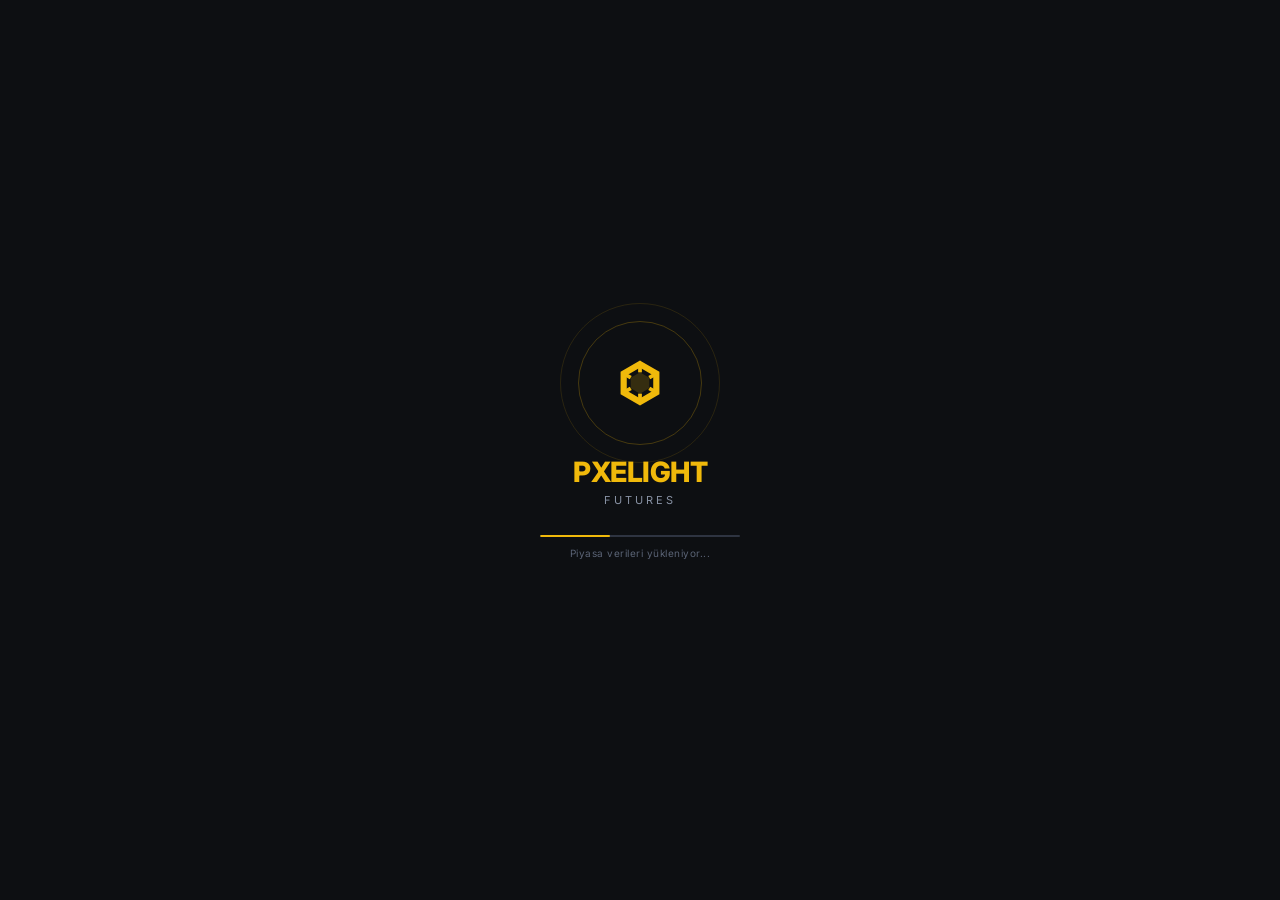
<file: futures/index.html>
<!DOCTYPE html>
<html lang="tr">
<head>
<meta charset="UTF-8">
<meta name="viewport" content="width=device-width, initial-scale=1.0, maximum-scale=1.0, user-scalable=no">
<title>Pxelight Futures Simulator</title>
<meta name="description" content="Pxelight Futures, gerçek piyasa verileriyle risk almadan kripto para futures işlemlerini öğrenmenizi sağlayan ücretsiz bir eğitim simülatörüdür. BTC, ETH ve daha fazlası.">
<meta name="keywords" content="kripto futures simülatörü, bitcoin trading, ethereum futures, kaldıraçlı işlem, paper trading, kripto eğitim">
<meta name="robots" content="index, follow">
<meta property="og:title" content="Pxelight Futures – Kripto Futures Simülatörü">
<meta property="og:description" content="Gerçek piyasa verileriyle risk almadan kripto futures işlemlerini öğren.">
<meta property="og:type" content="website">
<link href="https://fonts.googleapis.com/css2?family=Inter:wght@400;500;600&family=Syne:wght@500;700;800&display=swap" rel="stylesheet">

<!-- REKLAMLAR -->
 <script async src="https://pagead2.googlesyndication.com/pagead/js/adsbygoogle.js?client=ca-pub-2352152518607775"
     crossorigin="anonymous"></script>

<!-- PWA MANIFEST (inline) -->
<script>
(function(){
  const rawSvg = `<svg xmlns='http://www.w3.org/2000/svg' viewBox='0 0 512 512'><rect width='512' height='512' rx='96' fill='#0d0f12'/><g transform='translate(256,256)'><polygon points='0,-110 95,-55 95,55 0,110 -95,55 -95,-55' fill='none' stroke='#f0b90b' stroke-width='22'/><polygon points='0,-62 54,-31 54,31 0,62 -54,31 -54,-31' fill='#f0b90b' opacity='.25'/><line x1='0' y1='-110' x2='0' y2='-62' stroke='#f0b90b' stroke-width='14'/><line x1='0' y1='62' x2='0' y2='110' stroke='#f0b90b' stroke-width='14'/><line x1='95' y1='-55' x2='54' y2='-31' stroke='#f0b90b' stroke-width='14'/><line x1='-54' y1='-31' x2='-95' y2='-55' stroke='#f0b90b' stroke-width='14'/><line x1='95' y1='55' x2='54' y2='31' stroke='#f0b90b' stroke-width='14'/><line x1='-54' y1='31' x2='-95' y2='55' stroke='#f0b90b' stroke-width='14'/></g></svg>`;

  const svgUrl = "data:image/svg+xml," + encodeURIComponent(rawSvg);

  // SVG → PNG (canvas) — iOS ve Android manifest için
  function svgToPng(size, callback) {
    const img = new Image();
    img.onload = function() {
      const canvas = document.createElement('canvas');
      canvas.width = size; canvas.height = size;
      canvas.getContext('2d').drawImage(img, 0, 0, size, size);
      callback(canvas.toDataURL('image/png'));
    };
    img.src = svgUrl;
  }

  // apple-touch-icon güncelle
  svgToPng(512, function(png512) {
    // apple-touch-icon
    let appleIcon = document.querySelector('link[rel="apple-touch-icon"]');
    if (appleIcon) appleIcon.href = png512;

    // Manifest: PNG ikonları ile, data URL olarak göm
    svgToPng(192, function(png192) {
      const manifest = {
        name: "Pxelight Futures",
        short_name: "Pxelight",
        description: "Pxelight Futures Simülatörü",
        display: "standalone",
        orientation: "portrait",
        background_color: "#0d0f12",
        theme_color: "#0d0f12",
        start_url: "./",
        scope: "./",
        icons: [
          { src: png192, sizes: "192x192", type: "image/png", purpose: "any" },
          { src: png512, sizes: "512x512", type: "image/png", purpose: "any maskable" }
        ]
      };
      // data: URL olarak ekle — blob: URL'nin aksine Chrome güvenilir sayar
      const manifestData = "data:application/manifest+json," + encodeURIComponent(JSON.stringify(manifest));
      let link = document.querySelector('link[rel="manifest"]');
      if (!link) { link = document.createElement('link'); link.rel = 'manifest'; document.head.appendChild(link); }
      link.href = manifestData;
    });
  });
})();
</script>

<link rel="icon" href="data:image/svg+xml,%3Csvg xmlns='http://www.w3.org/2000/svg' viewBox='0 0 512 512'%3E%3Crect width='512' height='512' rx='96' fill='%230d0f12'/%3E%3Cg transform='translate(256,256)'%3E%3Cpolygon points='0,-110 95,-55 95,55 0,110 -95,55 -95,-55' fill='none' stroke='%23f0b90b' stroke-width='22'/%3E%3Cpolygon points='0,-62 54,-31 54,31 0,62 -54,31 -54,-31' fill='%23f0b90b' opacity='.25'/%3E%3Cline x1='0' y1='-110' x2='0' y2='-62' stroke='%23f0b90b' stroke-width='14'/%3E%3Cline x1='0' y1='62' x2='0' y2='110' stroke='%23f0b90b' stroke-width='14'/%3E%3Cline x1='95' y1='-55' x2='54' y2='-31' stroke='%23f0b90b' stroke-width='14'/%3E%3Cline x1='-54' y1='-31' x2='-95' y2='-55' stroke='%23f0b90b' stroke-width='14'/%3E%3Cline x1='95' y1='55' x2='54' y2='31' stroke='%23f0b90b' stroke-width='14'/%3E%3Cline x1='-54' y1='31' x2='-95' y2='55' stroke='%23f0b90b' stroke-width='14'/%3E%3C/g%3E%3C/svg%3E">
<link rel="apple-touch-icon" href="data:image/svg+xml,%3Csvg xmlns='http://www.w3.org/2000/svg' viewBox='0 0 512 512'%3E%3Crect width='512' height='512' rx='96' fill='%230d0f12'/%3E%3Cg transform='translate(256,256)'%3E%3Cpolygon points='0,-110 95,-55 95,55 0,110 -95,55 -95,-55' fill='none' stroke='%23f0b90b' stroke-width='22'/%3E%3Cpolygon points='0,-62 54,-31 54,31 0,62 -54,31 -54,-31' fill='%23f0b90b' opacity='.25'/%3E%3Cline x1='0' y1='-110' x2='0' y2='-62' stroke='%23f0b90b' stroke-width='14'/%3E%3Cline x1='0' y1='62' x2='0' y2='110' stroke='%23f0b90b' stroke-width='14'/%3E%3Cline x1='95' y1='-55' x2='54' y2='-31' stroke='%23f0b90b' stroke-width='14'/%3E%3Cline x1='-54' y1='-31' x2='-95' y2='-55' stroke='%23f0b90b' stroke-width='14'/%3E%3Cline x1='95' y1='55' x2='54' y2='31' stroke='%23f0b90b' stroke-width='14'/%3E%3Cline x1='-54' y1='31' x2='-95' y2='55' stroke='%23f0b90b' stroke-width='14'/%3E%3C/g%3E%3C/svg%3E">
<!-- ICONS -->
<link rel="icon" href="data:image/svg+xml,%3Csvg xmlns='http://www.w3.org/2000/svg' viewBox='0 0 512 512'%3E%3Crect width='512' height='512' rx='96' fill='%230d0f12'/%3E%3Cg transform='translate(256,256)'%3E%3Cpolygon points='0,-110 95,-55 95,55 0,110 -95,55 -95,-55' fill='none' stroke='%23f0b90b' stroke-width='22'/%3E%3Cpolygon points='0,-62 54,-31 54,31 0,62 -54,31 -54,-31' fill='%23f0b90b' opacity='.25'/%3E%3Cline x1='0' y1='-110' x2='0' y2='-62' stroke='%23f0b90b' stroke-width='14'/%3E%3Cline x1='0' y1='62' x2='0' y2='110' stroke='%23f0b90b' stroke-width='14'/%3E%3Cline x1='95' y1='-55' x2='54' y2='-31' stroke='%23f0b90b' stroke-width='14'/%3E%3Cline x1='-54' y1='-31' x2='-95' y2='-55' stroke='%23f0b90b' stroke-width='14'/%3E%3Cline x1='95' y1='55' x2='54' y2='31' stroke='%23f0b90b' stroke-width='14'/%3E%3Cline x1='-54' y1='31' x2='-95' y2='55' stroke='%23f0b90b' stroke-width='14'/%3E%3C/g%3E%3C/svg%3E">
<link rel="apple-touch-icon" href="data:image/svg+xml,%3Csvg xmlns='http://www.w3.org/2000/svg' viewBox='0 0 512 512'%3E%3Crect width='512' height='512' rx='96' fill='%230d0f12'/%3E%3Cg transform='translate(256,256)'%3E%3Cpolygon points='0,-110 95,-55 95,55 0,110 -95,55 -95,-55' fill='none' stroke='%23f0b90b' stroke-width='22'/%3E%3Cpolygon points='0,-62 54,-31 54,31 0,62 -54,31 -54,-31' fill='%23f0b90b' opacity='.25'/%3E%3Cline x1='0' y1='-110' x2='0' y2='-62' stroke='%23f0b90b' stroke-width='14'/%3E%3Cline x1='0' y1='62' x2='0' y2='110' stroke='%23f0b90b' stroke-width='14'/%3E%3Cline x1='95' y1='-55' x2='54' y2='-31' stroke='%23f0b90b' stroke-width='14'/%3E%3Cline x1='-54' y1='-31' x2='-95' y2='-55' stroke='%23f0b90b' stroke-width='14'/%3E%3Cline x1='95' y1='55' x2='54' y2='31' stroke='%23f0b90b' stroke-width='14'/%3E%3Cline x1='-54' y1='31' x2='-95' y2='55' stroke='%23f0b90b' stroke-width='14'/%3E%3C/g%3E%3C/svg%3E">
<meta name="apple-mobile-web-app-title" content="Pxelight">
<meta name="apple-mobile-web-app-capable" content="yes">
<meta name="apple-mobile-web-app-status-bar-style" content="black-translucent">
<meta name="theme-color" content="#0d0f12">
<style>
:root {
  --bg: #0d0f12;
  --panel: #13161b;
  --panel2: #191d24;
  --border: #252a33;
  --border2: #2e3441;
  --text: #e2e6ed;
  --muted: #5a6375;
  --muted2: #8892a4;
  --yellow: #f0b90b;
  --green: #0ecb81;
  --red: #f6465d;
  --orange: #ff9a00;
  --blue: #1677ff;
  --font-mono: 'Inter', sans-serif;
  --font-display: 'Syne', sans-serif;
}
*{box-sizing:border-box;margin:0;padding:0;outline:none}
html{height:100%;overflow:hidden}
body{background:var(--bg);color:var(--text);font-family:var(--font-mono);font-size:12px;height:100%;overflow:hidden;display:flex;flex-direction:column}
input[type=number]::-webkit-inner-spin-button{-webkit-appearance:none}

/* ── SPLASH ── */
#splash{
  position:fixed;inset:0;z-index:9999;
  background:var(--bg);
  display:flex;flex-direction:column;align-items:center;justify-content:center;gap:28px;
  transition:opacity .5s ease, visibility .5s ease;
}
#splash.hidden{opacity:0;visibility:hidden;pointer-events:none}
.splash-logo-wrap{position:relative;display:flex;align-items:center;justify-content:center}
.splash-hex{animation:hex-spin 2.4s cubic-bezier(.4,0,.2,1) infinite}
@keyframes hex-spin{
  0%{transform:rotate(0deg)}
  60%{transform:rotate(360deg)}
  100%{transform:rotate(360deg)}
}
.splash-pulse{
  position:absolute;inset:-18px;border-radius:50%;
  border:1.5px solid rgba(240,185,11,.25);
  animation:pulse-ring 2s ease-out infinite;
}
.splash-pulse2{
  position:absolute;inset:-36px;border-radius:50%;
  border:1px solid rgba(240,185,11,.12);
  animation:pulse-ring 2s ease-out .4s infinite;
}
@keyframes pulse-ring{
  0%{opacity:1;transform:scale(.85)}
  100%{opacity:0;transform:scale(1.3)}
}
.splash-name{font-family:var(--font-mono);font-size:28px;font-weight:800;letter-spacing:-.5px;color:var(--yellow)}
.splash-sub{font-size:11px;color:var(--muted2);letter-spacing:3px;text-transform:uppercase;font-family:var(--font-mono)}
.splash-bar-track{width:200px;height:2px;background:var(--border2);border-radius:2px;overflow:hidden}
.splash-bar{height:100%;width:0%;background:var(--yellow);border-radius:2px;transition:width .1s linear}
.splash-status{font-size:10px;color:var(--muted);font-family:var(--font-mono);letter-spacing:.5px;min-height:14px}

/* HEADER */
header{height:52px;background:var(--panel);border-bottom:1px solid var(--border);display:flex;align-items:center;justify-content:space-between;padding:0 18px;flex-shrink:0;z-index:100}
.logo{font-family:var(--font-mono);font-size:17px;font-weight:800;letter-spacing:-.5px;display:flex;align-items:center;gap:6px}
.logo-main{color:var(--yellow)}
.logo-sub{color:var(--muted2);font-weight:500;font-size:13px}
.header-right{display:flex;align-items:center;gap:16px}
.conn-dot{width:7px;height:7px;border-radius:50%;background:var(--green);box-shadow:0 0 8px var(--green);flex-shrink:0}
.conn-label{color:var(--muted2);font-size:11px}
.header-balance{font-size:13px;font-weight:600;color:var(--text)}
.header-balance span{color:var(--muted2);font-weight:400;font-size:11px;margin-right:4px}
/* Yenileme butonu */
.refresh-btn{width:22px;height:22px;border-radius:50%;background:none;border:1.5px solid var(--border2);color:var(--muted2);cursor:pointer;display:flex;align-items:center;justify-content:center;font-size:12px;line-height:1;transition:all .2s;flex-shrink:0;padding:0}
.refresh-btn:hover{border-color:var(--yellow);color:var(--yellow);transform:rotate(90deg)}
.refresh-btn.spinning svg{animation:spin-once .5s ease forwards}
@keyframes spin-once{from{transform:rotate(0deg)}to{transform:rotate(-360deg)}}
/* Info butonu (logo yanı) — yalnızca mobilde */
.info-btn{display:none;width:20px;height:20px;border-radius:50%;background:none;border:1.5px solid var(--border2);color:var(--muted2);cursor:pointer;align-items:center;justify-content:center;font-size:10px;font-weight:700;line-height:1;transition:all .2s;flex-shrink:0;padding:0;font-family:var(--font-mono)}
.info-btn:hover{border-color:var(--yellow);color:var(--yellow)}
/* Mobil ticker alt satır */
.mob-ticker-row{display:none}

/* LAYOUT */
.workspace{display:grid;grid-template-columns:1fr 240px 280px;flex:1;overflow:hidden;min-height:0}

/* LEFT MAIN */
.main-col{display:flex;flex-direction:column;border-right:1px solid var(--border);min-height:0}

/* TICKER */
.ticker{height:54px;background:var(--panel);border-bottom:1px solid var(--border);display:flex;align-items:center;padding:0 14px;gap:28px;flex-shrink:0;position:relative;z-index:50}
.ticker-top-row{display:contents}
.mob-ticker-row{display:none}
.pair-wrap{position:relative;cursor:pointer}
.pair-name{font-family:var(--font-mono);font-size:16px;font-weight:700;display:flex;align-items:center;gap:6px}
.pair-name .sym{color:var(--yellow)}
.pair-name .sep{color:var(--muted)}
.perp-badge{background:rgba(240,185,11,.12);color:var(--yellow);font-size:9px;font-weight:600;padding:2px 5px;border-radius:3px;letter-spacing:.5px}
.pair-arrow{color:var(--muted);font-size:10px;margin-left:3px}
.market-dropdown{display:none;position:absolute;top:46px;left:0;width:260px;background:var(--panel2);border:1px solid var(--border2);border-radius:6px;box-shadow:0 12px 40px rgba(0,0,0,.7);z-index:9999;overflow:hidden}
.market-dropdown.open{display:block}
.mdd-header{padding:10px 12px;font-size:11px;color:var(--muted2);border-bottom:1px solid var(--border);font-family:var(--font-mono);font-weight:700;letter-spacing:.5px;text-transform:uppercase}
.coin-search{display:block;width:100%;margin-top:8px;box-sizing:border-box;background:var(--panel);border:1px solid var(--border2);border-radius:4px;color:var(--text);font:500 11px var(--font-mono);padding:7px 8px;outline:none;text-transform:none;letter-spacing:0}
.coin-search::placeholder{color:var(--muted)}
.coin-search:focus{border-color:var(--yellow);box-shadow:0 0 0 1px rgba(240,185,11,.12)}

  /* Market filtreleri */
  .market-filters{display:flex;gap:5px;margin-top:7px;overflow-x:auto;scrollbar-width:none;-webkit-overflow-scrolling:touch}
  .market-filters::-webkit-scrollbar{display:none}
  .market-filter{flex:0 0 auto;background:var(--panel2);border:1px solid var(--border2);border-radius:4px;color:var(--muted2);padding:6px 8px;cursor:pointer;font:600 10px var(--font-mono);line-height:1;transition:all .15s;white-space:nowrap}
  .market-filter:hover{border-color:var(--yellow);color:var(--text)}
  .market-filter.active{background:rgba(240,185,11,.10);border-color:rgba(240,185,11,.45);color:var(--yellow)}
.mdd-empty{padding:18px 12px;text-align:center;color:var(--muted2);font-size:11px;font-family:var(--font-mono)}
.mdd-list{max-height:300px;overflow-y:auto}
.mdd-item{padding:9px 12px;display:flex;justify-content:space-between;align-items:center;cursor:pointer;transition:background .15s}
.mdd-item:hover{background:rgba(255,255,255,.04)}
.mdd-item .coin{font-weight:600;font-size:12px}
.mdd-item .usdt{color:var(--muted2);font-size:11px}
.mdd-item .chg{font-size:11px}
.price-live{font-family:var(--font-mono);font-size:20px;font-weight:700;color:var(--green);min-width:130px;transition:color .3s}
.price-live.down{color:var(--red)}
.ticker-stats{display:flex;gap:24px;flex:1}
.tstat{display:flex;flex-direction:column;gap:2px}
.tstat .lbl{color:var(--muted);font-size:10px;text-transform:uppercase;letter-spacing:.3px}
.tstat .val{font-size:12px;font-weight:500}
.funding-val{color:var(--yellow)}

/* CHART */
.chart-wrap{flex:1;position:relative;min-height:0}
#tv-widget{position:absolute;inset:0}

/* BOTTOM PANEL */
.bottom-panel{height:220px;border-top:1px solid var(--border);display:flex;flex-direction:column;flex-shrink:0}
.tab-bar{display:flex;background:var(--panel);border-bottom:1px solid var(--border);flex-shrink:0}
.tab-btn{background:none;border:none;color:var(--muted2);padding:10px 16px;cursor:pointer;font-family:var(--font-mono);font-size:11px;font-weight:500;border-bottom:2px solid transparent;transition:all .15s}
.tab-btn.active{color:var(--yellow);border-bottom-color:var(--yellow)}
.tab-content{flex:1;overflow-y:auto;display:none}
.tab-content.active{display:block}
table{width:100%;border-collapse:collapse}
th{color:var(--muted);font-size:10px;font-weight:500;text-align:left;padding:8px 10px;border-bottom:1px solid var(--border);position:sticky;top:0;background:var(--panel2);text-transform:uppercase;letter-spacing:.3px}
td{padding:9px 10px;border-bottom:1px solid rgba(37,42,51,.5);vertical-align:middle;font-size:11px}
.sym-cell{display:flex;align-items:center;gap:8px}
.side-bar{width:3px;height:30px;border-radius:2px;flex-shrink:0}
.side-bar.long{background:var(--green)}
.side-bar.short{background:var(--red)}
.sym-info{display:flex;flex-direction:column;gap:2px}
.sym-name{font-weight:600;font-size:12px}
.sym-tags{display:flex;gap:3px}
.tag{background:rgba(255,255,255,.07);color:var(--muted2);padding:1px 4px;border-radius:2px;font-size:9px;font-weight:600}
.liq-col{color:var(--orange);font-weight:600}
.pnl-cell{font-weight:600}
.funding-cell{font-weight:600;font-size:11px}

/* Mobil kolon ticker — varsayılan gizli, sadece mobilde görünür */
.mob-col-ticker{display:none}
.pos-mob-row{display:none}
.pos-desktop-row{display:table-row}

/* Mobil kart stili */
.pos-mob-card{padding:10px 12px;border-bottom:1px solid rgba(37,42,51,.5)}
.pos-mob-head{display:flex;align-items:center;justify-content:space-between;margin-bottom:8px}
.pos-mob-sym{display:flex;align-items:center;gap:6px}
.pos-mob-sym .side-bar{height:18px}
.pos-mob-pnl-row{display:flex;align-items:center;justify-content:space-between;margin-bottom:8px}
.pos-mob-pnl{display:flex;align-items:baseline;gap:5px}
.pos-mob-pnl-val{font-size:15px;font-weight:700}
.pos-mob-roi{font-size:12px;font-weight:600}
.pos-mob-liq{text-align:right}
.pos-mob-liq .pos-mob-stat-lbl{font-size:9px;color:var(--muted);text-transform:uppercase;letter-spacing:.3px;display:block;margin-bottom:1px}
.pos-mob-liq .pos-mob-stat-val{font-size:12px;font-weight:600}
.pos-mob-liq .pos-mob-stat-val.liq-col{color:var(--orange)}
.pos-mob-right{display:flex;gap:14px;align-items:flex-end}
.pos-mob-stats{display:grid;grid-template-columns:1fr 1fr 1fr;gap:4px}
.pos-mob-stat{background:var(--panel2);border-radius:4px;padding:5px 7px}
.pos-mob-stat-lbl{font-size:9px;color:var(--muted);text-transform:uppercase;letter-spacing:.3px;display:block;margin-bottom:2px}
.pos-mob-stat-val{font-size:11px;font-weight:600;color:var(--text)}
.close-btn,.cancel-btn{background:var(--panel2);color:var(--text);border:1px solid var(--border2);padding:3px 9px;border-radius:3px;cursor:pointer;font-size:10px;font-family:var(--font-mono);transition:all .15s}
.close-btn:hover{background:rgba(246,70,93,.15);border-color:var(--red);color:var(--red)}
.cancel-btn{color:var(--red);border-color:rgba(246,70,93,.25)}
.cancel-btn:hover{background:rgba(246,70,93,.1)}
.empty-state{color:var(--muted);font-size:11px;text-align:center;padding:28px;display:flex;flex-direction:column;align-items:center;gap:8px}
.empty-state .icon{font-size:24px;opacity:.4}

/* ORDER BOOK */
.book-col{display:flex;flex-direction:column;border-right:1px solid var(--border);background:var(--panel);min-height:0}
.col-title{padding:12px 12px 8px;font-family:var(--font-mono);font-size:12px;font-weight:700;color:var(--muted2);letter-spacing:.5px;text-transform:uppercase;border-bottom:1px solid var(--border);flex-shrink:0}
.book-hdr{display:grid;grid-template-columns:1.4fr 0.9fr 1fr;padding:6px 10px;color:var(--muted);font-size:10px;border-bottom:1px solid var(--border);flex-shrink:0}
.book-hdr span:not(:first-child){text-align:right}
.book-rows{flex:1;overflow:hidden;display:flex;flex-direction:column;min-height:0}
.asks-wrap,.bids-wrap{flex:1;overflow-y:auto;display:flex;flex-direction:column;min-height:0}
.asks-wrap{justify-content:flex-end}
.book-row{display:grid;grid-template-columns:1.4fr 0.9fr 1fr;padding:2px 10px;cursor:pointer;transition:background .1s;position:relative}
.book-row:hover{background:rgba(255,255,255,.04)}
.book-row span:not(:first-child){text-align:right}
.book-row .qty-col{color:var(--text) !important;font-size:11px}
.book-row .total-col{color:var(--muted2) !important;font-size:10px}
.book-row .bg-fill{position:absolute;right:0;top:0;height:100%;opacity:.08;pointer-events:none}
.mid-row{padding:10px 12px;text-align:center;font-family:var(--font-mono);font-size:16px;font-weight:700;background:var(--panel2);border-top:1px solid var(--border);border-bottom:1px solid var(--border);flex-shrink:0}
.mid-row .spread{font-size:9px;color:var(--muted);margin-left:8px}

/* TRADE PANEL */
.trade-col{padding:16px;overflow-y:auto;background:var(--panel)}
.mode-row{display:flex;gap:8px;margin-bottom:16px}
.mode-btn,.lev-btn{flex:1;background:var(--panel2);color:var(--text);border:1px solid var(--border2);padding:8px;border-radius:4px;cursor:pointer;font-family:var(--font-mono);font-size:11px;font-weight:600;transition:all .15s}
.mode-btn:hover,.lev-btn:hover{border-color:var(--yellow);color:var(--yellow)}
.lev-btn{color:var(--yellow);border-color:rgba(240,185,11,.3)}
.order-type-tabs{display:flex;border-bottom:1px solid var(--border);margin-bottom:14px}
.ot-btn{flex:1;background:none;border:none;color:var(--muted2);padding:8px 0;cursor:pointer;font-family:var(--font-mono);font-size:11px;font-weight:600;border-bottom:2px solid transparent;transition:all .15s}
.ot-btn.active{color:var(--yellow);border-bottom-color:var(--yellow)}
.avbl-row{display:flex;justify-content:space-between;margin-bottom:12px;font-size:11px}
.avbl-row .lbl{color:var(--muted2)}
.avbl-row .val{font-weight:600}
.inp-group{background:var(--panel2);border:1px solid var(--border2);border-radius:4px;padding:10px 12px;display:flex;justify-content:space-between;align-items:center;margin-bottom:10px;transition:border-color .15s}
.inp-group:focus-within{border-color:var(--yellow)}
.inp-group .lbl{color:var(--muted2);font-size:11px;flex-shrink:0}
.inp-group input{background:none;border:none;color:var(--text);text-align:right;flex:1;font-family:var(--font-mono);font-size:13px;font-weight:600;min-width:0}
.inp-group .unit{color:var(--muted2);margin-left:6px;font-size:11px}
.slider-wrap{margin:18px 0 6px;position:relative;padding:0 2px}
.slider-pcts{display:flex;justify-content:space-between;margin-top:8px}
.slider-pcts span{font-size:9px;color:var(--muted);cursor:pointer}
.slider-pcts span:hover{color:var(--yellow)}
.btn-row{display:grid;grid-template-columns:1fr 1fr;gap:8px;margin-top:8px}
.buy-btn,.sell-btn{padding:13px;border:none;border-radius:4px;font-family:var(--font-mono);font-size:12px;font-weight:700;cursor:pointer;transition:all .15s;letter-spacing:.3px}
.buy-btn{background:var(--green);color:#fff}
.buy-btn:hover{background:#0fdf90}
.sell-btn{background:var(--red);color:#fff}
.sell-btn:hover{background:#ff4f6a}
.cost-row{display:flex;justify-content:space-between;margin-top:12px;padding-top:12px;border-top:1px solid var(--border);font-size:11px;color:var(--muted2)}
.cost-row .val{color:var(--text);font-weight:600}

/* MARGIN MODAL */
.margin-modal-opts{display:flex;gap:10px;margin-bottom:20px}
.margin-opt{flex:1;padding:14px 10px;background:var(--panel2);border:1px solid var(--border2);border-radius:4px;cursor:pointer;text-align:center;font-family:var(--font-mono);font-size:12px;font-weight:600;transition:all .15s;color:var(--muted2)}
.margin-opt:hover{border-color:var(--yellow);color:var(--text)}
.margin-opt.selected{border-color:var(--yellow);color:var(--yellow);background:rgba(240,185,11,.07)}
.margin-opt-title{font-size:13px;font-weight:700;margin-bottom:4px}
.margin-opt-desc{font-size:10px;color:var(--muted);font-weight:400;line-height:1.4}
.modal-bg{display:none;position:fixed;inset:0;background:rgba(0,0,0,.85);z-index:2000;align-items:center;justify-content:center}
.modal-bg.open{display:flex}
.modal-box{background:#1a1e26;border:1px solid var(--border2);border-radius:8px;width:360px;padding:24px}
.modal-header{display:flex;justify-content:space-between;align-items:center;margin-bottom:20px;font-family:var(--font-mono);font-size:15px;font-weight:700}
.modal-close{cursor:pointer;font-size:22px;color:var(--muted2);line-height:1}
.modal-close:hover{color:var(--text)}
.lev-ctrl{display:flex;align-items:center;background:var(--panel2);border:1px solid var(--border2);border-radius:4px;margin-bottom:24px}
.lev-ctrl button{width:48px;height:48px;background:none;border:none;color:var(--text);font-size:20px;cursor:pointer;transition:color .15s}
.lev-ctrl button:hover{color:var(--yellow)}
.lev-val{flex:1;text-align:center;font-family:var(--font-mono);font-size:20px;font-weight:700;border-left:1px solid var(--border2);border-right:1px solid var(--border2)}
.lev-val span{color:var(--muted2);font-size:14px}
.lev-slider{-webkit-appearance:none;width:100%;height:3px;background:var(--border2);border-radius:3px;outline:none;margin-bottom:8px}
.lev-slider::-webkit-slider-thumb{-webkit-appearance:none;width:16px;height:16px;background:var(--yellow);border-radius:2px;cursor:pointer;transform:rotate(45deg)}
.lev-marks{display:flex;justify-content:space-between;color:var(--muted);font-size:10px;margin-bottom:20px}
.confirm-btn{width:100%;background:var(--yellow);color:#0a0800;padding:13px;border:none;border-radius:4px;font-family:var(--font-mono);font-size:13px;font-weight:700;cursor:pointer;transition:opacity .15s}
.confirm-btn:hover{opacity:.88}

/* TOAST */
.toast{position:fixed;bottom:24px;right:24px;background:var(--panel2);border:1px solid var(--border2);border-radius:6px;padding:12px 16px;font-size:12px;z-index:3000;opacity:0;transform:translateY(8px);transition:all .25s;pointer-events:none;max-width:300px}
.toast.show{opacity:1;transform:translateY(0)}
.toast.success{border-left:3px solid var(--green)}
.toast.error{border-left:3px solid var(--red)}
.toast.warn{border-left:3px solid var(--yellow)}

/* SCROLLBARS */
::-webkit-scrollbar{width:4px;height:4px}
::-webkit-scrollbar-track{background:transparent}
::-webkit-scrollbar-thumb{background:var(--border2);border-radius:4px}

/* ── MOBİL NAVİGASYON ── */
.mobile-nav{display:none}

/* ── TABLET (≤1024px) ── */
@media(max-width:1024px){
  .workspace{grid-template-columns:1fr 200px 240px}
  .ticker-stats .tstat:nth-child(3),.ticker-stats .tstat:nth-child(4){display:none}
}

/* ── MOBİL (≤768px) ── */
@media(max-width:768px){
  body{overflow:hidden;height:100svh;touch-action:pan-x pan-y}

  /* Header küçültme */
  header{height:44px;padding:0 12px}
  .logo{font-size:14px}
  .logo-sub{font-size:11px}
  .conn-label{display:none}
  .info-btn{display:flex}

  /* Workspace tek sütun — sekmeli panel */
  .workspace{
    display:flex;flex-direction:column;
    position:relative;flex:1;overflow:hidden
  }

  /* Tüm kolonları gizle, JS gösterecek */
  .main-col,.book-col,.trade-col{
    display:none;flex-direction:column;flex:1;overflow:hidden;min-height:0;
    border:none
  }
  .main-col.mob-active,.book-col.mob-active,.trade-col.mob-active{display:flex}

  /* Trade col scroll yok — her şey sığsın */
  .trade-col{overflow:hidden;padding:10px 12px}

  /* Ticker kompakt */
  .ticker{height:auto;padding:6px 10px 6px;gap:0;flex-wrap:nowrap;flex-direction:column;align-items:flex-start}
  .ticker-top-row{display:flex!important;align-items:center;gap:10px;width:100%;margin-bottom:5px}
  .pair-name{font-size:14px}
  .price-live{font-size:16px;min-width:auto}
  .ticker-stats{display:none!important}
  /* Mobil alt satır: fonlama + sayım + değişim */
  .mob-ticker-row{
    display:flex;gap:14px;width:100%;
    padding-top:5px;border-top:1px solid var(--border)
  }
  .mob-ticker-row .tstat .lbl{font-size:9px;color:var(--muted);text-transform:uppercase;letter-spacing:.3px}
  .mob-ticker-row .tstat .val{font-size:11px;font-weight:500}

  /* Mobil kolon coin ticker */
  .mob-col-ticker{
    display:flex;align-items:center;justify-content:space-between;
    padding:7px 12px;background:var(--panel);border-bottom:1px solid var(--border);
    flex-shrink:0;
  }
  .mob-col-ticker-left{display:flex;align-items:baseline;gap:8px}
  .mob-col-coin{font-size:14px;font-weight:600;color:var(--text)}
  .mob-col-price{font-size:14px;font-weight:600;color:var(--text)}
  .mob-col-chg{font-size:11px;font-weight:600}

  /* Chart yüksekliği */
  .chart-wrap{flex:1;min-height:110px;max-height:50svh}

  /* Bottom panel kart için biraz yüksek */
  .bottom-panel{height:210px}
  .tab-btn{padding:8px 10px;font-size:10px}

  /* Order book */
  .book-col{background:var(--panel)}
  .mid-row{font-size:14px;padding:7px 10px}

  /* Mobile nav bar */
  .mobile-nav{
    display:flex;height:46px;background:var(--panel);border-top:1px solid var(--border);
    flex-shrink:0;z-index:200
  }
  .mob-tab{
    flex:1;background:none;border:none;color:var(--muted2);
    font-family:var(--font-mono);font-size:10px;font-weight:600;
    display:flex;flex-direction:column;align-items:center;justify-content:center;gap:2px;
    cursor:pointer;border-top:2px solid transparent;transition:all .15s
  }
  .mob-tab .mob-icon{font-size:16px;line-height:1}
  .mob-tab.active{color:var(--yellow);border-top-color:var(--yellow)}

  /* Market dropdown mobilde tam genişlik */
  .market-dropdown{width:calc(100vw - 24px);left:0}
  .market-filters{gap:4px;margin-top:7px}
  .market-filter{padding:7px 9px;font-size:10px;min-height:30px}


  /* Pozisyon tablosu → mobilde kart layout */
  .pos-desktop-row{display:none!important}
  .pos-mob-row{display:table-row!important}
  /* Emir tablosunda 3. ve 4. sütunları gizle (pozisyon tablosuna dokunma) */
  #tab-orders table th:nth-child(3),#tab-orders table td:nth-child(3),
  #tab-orders table th:nth-child(4),#tab-orders table td:nth-child(4){display:none}
  #tab-assets table th:nth-child(3),#tab-assets table td:nth-child(3),
  #tab-assets table th:nth-child(4),#tab-assets table td:nth-child(4){display:none}
  /* Pozisyon tablosu başlığını gizle (kartlar var) */
  #tab-pos table thead{display:none}

  /* Toast alt nav üstünde */
  .toast{bottom:60px;right:12px;left:12px;max-width:none;text-align:center}

  /* Trade panel kompakt */
  .mode-row{margin-bottom:10px}
  .order-type-tabs{margin-bottom:10px}
  .avbl-row{margin-bottom:8px}
  .inp-group{padding:7px 10px;margin-bottom:7px}
  .slider-wrap{margin:10px 0 4px}
  .btn-row{margin-top:6px}
  .cost-row{padding-top:3px}
  .buy-btn,.sell-btn{padding:10px}
}

/* ── ÇOK KÜÇÜK MOBİL (≤400px) ── */
@media(max-width:400px){
  .ticker{gap:6px;padding:6px 8px}
  .price-live{font-size:14px}
}

/* ── FOOTER ── */
.site-footer{
  background:var(--panel);border-top:1px solid var(--border);
  padding:10px 20px;display:flex;align-items:center;justify-content:space-between;
  flex-shrink:0;z-index:100;flex-wrap:wrap;gap:8px;
}
.footer-disclaimer{font-size:10px;color:var(--muted);line-height:1.4;max-width:600px}
.footer-links{display:flex;gap:16px;flex-shrink:0}
.footer-links a{font-size:10px;color:var(--muted2);text-decoration:none;cursor:pointer;transition:color .15s}
.footer-links a:hover{color:var(--yellow)}
@media(max-width:768px){
  .site-footer{display:none}
}

/* ── LEGAL MODAL ── */
.legal-modal-bg{display:none;position:fixed;inset:0;background:rgba(0,0,0,.9);z-index:5000;align-items:center;justify-content:center;padding:20px}
.legal-modal-bg.open{display:flex}
.legal-modal-box{background:#1a1e26;border:1px solid var(--border2);border-radius:8px;width:100%;max-width:680px;max-height:85vh;display:flex;flex-direction:column}
.legal-modal-head{padding:20px 24px 16px;border-bottom:1px solid var(--border);display:flex;justify-content:space-between;align-items:center;flex-shrink:0}
.legal-modal-head h2{font-family:var(--font-mono);font-size:16px;font-weight:700;color:var(--text)}
.legal-modal-body{padding:20px 24px;overflow-y:auto;font-size:12px;color:var(--muted2);line-height:1.8}
.legal-modal-body h3{font-family:var(--font-mono);font-size:13px;font-weight:700;color:var(--text);margin:16px 0 6px}
.legal-modal-body p{margin-bottom:10px}
.legal-modal-body ul{margin:6px 0 10px 18px}
.legal-modal-body li{margin-bottom:4px}
/* ── INFO MENU MODAL ── */
.info-menu-body{padding:16px!important}
.info-menu-card{display:flex;align-items:center;gap:14px;background:var(--panel2);border:1px solid var(--border2);border-radius:8px;padding:16px;margin-bottom:10px;text-decoration:none;color:var(--text);transition:border-color .15s,background .15s}
.info-menu-card:hover{border-color:var(--yellow);background:rgba(240,185,11,.04)}
.info-menu-icon{font-size:22px;flex-shrink:0;width:36px;text-align:center}
.info-menu-text{flex:1;min-width:0}
.info-menu-title{font-family:var(--font-mono);font-size:13px;font-weight:700;color:var(--text);margin-bottom:3px}
.info-menu-desc{font-size:11px;color:var(--muted2);line-height:1.4}
.info-menu-arrow{color:var(--yellow);font-size:20px;font-weight:700;flex-shrink:0}
.info-menu-disclaimer{margin-top:16px;padding:12px 14px;background:rgba(255,154,0,.06);border:1px solid rgba(255,154,0,.2);border-radius:6px;font-size:11px;color:var(--muted2);line-height:1.6}

/* ── MOBİL İŞLEM GEÇMİŞİ KARTI ── */
.hist-mob-card{padding:9px 12px;border-bottom:1px solid rgba(37,42,51,.5)}
.hist-mob-head{display:flex;align-items:center;justify-content:space-between;margin-bottom:6px}
.hist-mob-sym{display:flex;align-items:center;gap:5px;font-size:12px;font-weight:600}
.hist-mob-date{font-size:10px;color:var(--muted2)}
.hist-mob-body{display:grid;grid-template-columns:1fr 1fr;gap:4px}
.hist-mob-stat{background:var(--panel2);border-radius:4px;padding:4px 7px}
.hist-mob-stat-lbl{font-size:9px;color:var(--muted);text-transform:uppercase;letter-spacing:.3px;display:block;margin-bottom:1px}
.hist-mob-stat-val{font-size:11px;font-weight:600;color:var(--text)}
.hist-mob-pnl{display:flex;align-items:center;justify-content:flex-end}
.hist-mob-pnl-val{font-size:14px;font-weight:700}
/* Masaüstünde hist-mob-card gizle, mobilde tablo satırlarını gizle */
.hist-mob-row{display:none}
.hist-desk-row{display:table-row}
@media(max-width:768px){
  .hist-desk-row{display:none}
  .hist-mob-row{display:table-row}
  #hist-thead{display:none}
}

/* ── TRADİNGVİEW TAM EKRAN BUTONU ── */
.tv-fullscreen-btn{
  display:none;
  position:absolute;top:8px;right:8px;z-index:10;
  width:28px;height:28px;border-radius:4px;
  background:rgba(19,22,27,.85);border:1px solid var(--border2);
  color:var(--muted2);cursor:pointer;
  align-items:center;justify-content:center;
  transition:all .2s;flex-shrink:0;padding:0;
}
.tv-fullscreen-btn:hover{border-color:var(--yellow);color:var(--yellow)}
@media(min-width:769px){.tv-fullscreen-btn{display:flex}}

/* Tam ekran durumu */
.chart-wrap.tv-fs{
  position:fixed!important;inset:0!important;z-index:9998!important;
  width:100vw!important;height:100vh!important;
}
.chart-wrap.tv-fs .tv-fullscreen-btn{top:10px;right:10px}

/* Genel Taşma Engelleme */
html, body {
    overflow: hidden;
    width: 100%;
    max-width: 100%;
}
</style>
</head>
<body>

<!-- SPLASH SCREEN -->
<div id="splash">
  <div class="splash-logo-wrap">
    <div class="splash-pulse"></div>
    <div class="splash-pulse2"></div>
    <svg class="splash-hex" width="88" height="88" viewBox="0 0 512 512" xmlns="http://www.w3.org/2000/svg">
      <g transform="translate(256,256)">
        <polygon points="0,-110 95,-55 95,55 0,110 -95,55 -95,-55" fill="none" stroke="#f0b90b" stroke-width="36"/>
        <polygon points="0,-62 54,-31 54,31 0,62 -54,31 -54,-31" fill="#f0b90b" opacity=".18"/>
        <line x1="0" y1="-110" x2="0" y2="-62" stroke="#f0b90b" stroke-width="22"/>
        <line x1="0" y1="62" x2="0" y2="110" stroke="#f0b90b" stroke-width="22"/>
        <line x1="95" y1="-55" x2="54" y2="-31" stroke="#f0b90b" stroke-width="22"/>
        <line x1="-54" y1="-31" x2="-95" y2="-55" stroke="#f0b90b" stroke-width="22"/>
        <line x1="95" y1="55" x2="54" y2="31" stroke="#f0b90b" stroke-width="22"/>
        <line x1="-54" y1="31" x2="-95" y2="55" stroke="#f0b90b" stroke-width="22"/>
      </g>
    </svg>
  </div>
  <div>
    <div class="splash-name">PXELIGHT</div>
    <div class="splash-sub" style="text-align:center;margin-top:4px">FUTURES</div>
  </div>
  <div style="display:flex;flex-direction:column;align-items:center;gap:10px">
    <div class="splash-bar-track"><div class="splash-bar" id="splash-bar"></div></div>
    <div class="splash-status" id="splash-status">Başlatılıyor...</div>
  </div>
</div>

<header>
  <div class="logo">
    <svg width="24" height="24" viewBox="0 0 512 512" xmlns="http://www.w3.org/2000/svg" style="flex-shrink:0">
      <g transform="translate(256,256)">
        <polygon points="0,-110 95,-55 95,55 0,110 -95,55 -95,-55" fill="none" stroke="#f0b90b" stroke-width="44"/>
        <polygon points="0,-62 54,-31 54,31 0,62 -54,31 -54,-31" fill="#f0b90b" opacity=".22"/>
        <line x1="0" y1="-110" x2="0" y2="-62" stroke="#f0b90b" stroke-width="28"/>
        <line x1="0" y1="62" x2="0" y2="110" stroke="#f0b90b" stroke-width="28"/>
        <line x1="95" y1="-55" x2="54" y2="-31" stroke="#f0b90b" stroke-width="28"/>
        <line x1="-54" y1="-31" x2="-95" y2="-55" stroke="#f0b90b" stroke-width="28"/>
        <line x1="95" y1="55" x2="54" y2="31" stroke="#f0b90b" stroke-width="28"/>
        <line x1="-54" y1="31" x2="-95" y2="55" stroke="#f0b90b" stroke-width="28"/>
      </g>
    </svg>
    <span class="logo-main">PXELIGHT</span>
    <span class="logo-sub">FUTURES</span>
    <button class="info-btn" onclick="openInfoModal()" title="Hakkımızda ve Yasal Bilgiler">i</button>
  </div>
  <div class="header-right">
    <button class="refresh-btn" id="refresh-btn" onclick="refreshData()" title="Verileri Yenile">
      <svg width="12" height="12" viewBox="0 0 24 24" fill="none" stroke="currentColor" stroke-width="2.5" stroke-linecap="round" stroke-linejoin="round">
        <path d="M3 12a9 9 0 1 0 9-9 9.75 9.75 0 0 0-6.74 2.74L3 8"/>
        <path d="M3 3v5h5"/>
      </svg>
    </button>
    <div class="conn-dot" id="conn-dot"></div>
    <span class="conn-label" id="conn-label">Bağlanıyor...</span>
  </div>
</header>

<div class="workspace">

  <!-- LEFT -->
  <div class="main-col">
    <div class="ticker">
      <!-- Masaüstü + Mobil üst satır -->
      <div class="ticker-top-row">
        <div class="pair-wrap">
          <div class="pair-name">
            <span class="sym" id="active-sym">BTC</span><span class="sep">/</span>USDT
            <span class="perp-badge">PERP</span>
            <span class="pair-arrow">▾</span>
          </div>
          <div class="market-dropdown">
            <div class="mdd-header">
              <div>Piyasalar - 24S Değişim</div>
              <input id="coin-search" class="coin-search" type="search" placeholder="Coin ara... (BTC, ETH, SOL)" autocomplete="off" spellcheck="false">
              <div class="market-filters" id="market-filters" role="tablist" aria-label="Piyasa filtreleri">
                <button type="button" class="market-filter active" data-filter="neutral" onclick="setMarketFilter('neutral', event)">İlk 100</button>
                <button type="button" class="market-filter" data-filter="gainers" onclick="setMarketFilter('gainers', event)">Yükselenler</button>
                <button type="button" class="market-filter" data-filter="losers" onclick="setMarketFilter('losers', event)">Düşenler</button>
              </div>
            </div>
            <div class="mdd-list" id="mdd-list"></div>
          </div>
        </div>
        <div class="price-live" id="live-price">—</div>
        <div class="ticker-stats">
          <div class="tstat"><span class="lbl">Mark</span><span class="val" id="mark-price">—</span></div>
          <div class="tstat"><span class="lbl">Index</span><span class="val" id="idx-price">—</span></div>
          <div class="tstat"><span class="lbl">Fonlama / Geri Sayım</span><span class="val funding-val" id="funding-cd">0.0100% / —</span></div>
          <div class="tstat"><span class="lbl">24s Değişim</span><span class="val" id="chg-24h">—</span></div>
        </div>
      </div>
      <!-- Yalnızca mobilde görünen alt satır: fonlama + geri sayım + değişim -->
      <div class="mob-ticker-row">
        <div class="tstat"><span class="lbl">Fonlama</span><span class="val funding-val" id="mob-funding">—</span></div>
        <div class="tstat"><span class="lbl">Geri Sayım</span><span class="val" id="mob-countdown">—</span></div>
        <div class="tstat"><span class="lbl">24s Değişim</span><span class="val" id="mob-chg">—</span></div>
      </div>
    </div>

    <div class="chart-wrap" id="chart-wrap">
      <div id="tv-widget"></div>
      <button class="tv-fullscreen-btn" id="tv-fs-btn" onclick="toggleTVFullscreen()" title="Tam Ekran">
        <svg id="tv-fs-icon" width="14" height="14" viewBox="0 0 24 24" fill="none" stroke="currentColor" stroke-width="2" stroke-linecap="round" stroke-linejoin="round">
          <polyline points="15 3 21 3 21 9"/><polyline points="9 21 3 21 3 15"/>
          <line x1="21" y1="3" x2="14" y2="10"/><line x1="3" y1="21" x2="10" y2="14"/>
        </svg>
      </button>
    </div>

    <div class="bottom-panel">
      <div class="tab-bar">
        <button class="tab-btn active" onclick="showTab('pos',this)" id="pos-tab">Pozisyonlar (0)</button>
        <button class="tab-btn" onclick="showTab('orders',this)" id="ord-tab">Emirler (0)</button>
        <button class="tab-btn" onclick="showTab('assets',this)">Varlıklar</button>
        <button class="tab-btn" onclick="showTab('history',this)" id="hist-tab">Geçmiş (0)</button>
      </div>
      <div class="tab-content active" id="tab-pos">
        <table>
          <thead><tr><th>Sembol</th><th>Miktar</th><th>Giriş Fiyatı</th><th>Mark Fiyat</th><th>Liq. Fiyat</th><th>PNL (ROI%)</th><th>Fonlama</th><th>İşlem</th></tr></thead>
          <tbody id="pos-body"></tbody>
        </table>
        <div class="empty-state" id="pos-empty"><div class="icon"></div>Açık pozisyon yok</div>
      </div>
      <div class="tab-content" id="tab-orders">
        <table>
          <thead><tr><th>Sembol</th><th>Tür</th><th>Yön</th><th>Fiyat</th><th>Miktar</th><th>İşlem</th></tr></thead>
          <tbody id="ord-body"></tbody>
        </table>
        <div class="empty-state" id="ord-empty"><div class="icon"></div>Bekleyen emir yok</div>
      </div>
      <div class="tab-content" id="tab-assets">
        <table>
          <thead><tr><th>Varlık</th><th>Cüzdan Bakiyesi</th><th>Gerçekleşmemiş PNL</th><th>Marjin Bakiyesi</th><th>Kullanılabilir</th></tr></thead>
          <tbody id="assets-body"></tbody>
        </table>
      </div>
      <div class="tab-content" id="tab-history">
        <table>
          <thead id="hist-thead"><tr><th>Sembol</th><th>Miktar</th><th>Giriş</th><th>Kapanış</th><th>Gerç. PNL</th><th>Tarih</th></tr></thead>
          <tbody id="hist-body"></tbody>
        </table>
        <div class="empty-state" id="hist-empty"><div class="icon">
          <svg fill="var(--muted2)" width="20px" height="20px" viewBox="0 0 52 52" xmlns="http://www.w3.org/2000/svg">

<g>

<path d="m31.54 4h-21.37a4.15 4.15 0 0 0 -4 3.93h-1.35a2.69 2.69 0 0 0 -2.69 2.68 2.62 2.62 0 0 0 2.67 2.53h1.34v5.33h-1.32a2.62 2.62 0 1 0 -.44 5.23 1.62 1.62 0 0 0 .44 0h1.32v5.3h-1.32a2.68 2.68 0 0 0 -2.69 2.65 2.63 2.63 0 0 0 2.63 2.63h1.38a3.67 3.67 0 0 0 3.39 3.94 3.42 3.42 0 0 0 .64 0h15.83v-1.22a13.46 13.46 0 0 1 9.56-13v-16.12a4 4 0 0 0 -4.02-3.88zm-8.62 25.68a1.35 1.35 0 0 1 -1.39 1.32h-7.93a1.36 1.36 0 0 1 -1.43-1.29v-1.34a1.37 1.37 0 0 1 1.41-1.31h7.91a1.35 1.35 0 0 1 1.43 1.28v1.33zm5.14-7.94c0 .73-.77 1.3-1.83 1.3h-12.3c-1 0-1.83-.57-1.83-1.3v-1.25c0-.74.77-1.31 1.83-1.31h12.37c1 0 1.84.57 1.84 1.31zm3.15-7.94a1.45 1.45 0 0 1 -1.58 1.3h-15.88a1.45 1.45 0 0 1 -1.58-1.3v-1.31a1.45 1.45 0 0 1 1.57-1.32h16a1.45 1.45 0 0 1 1.58 1.31z"/>

<path d="m49.77 32.23a1.3 1.3 0 0 0 -1.23-1.32h-10.64a1.3 1.3 0 0 0 -.9.36 1.34 1.34 0 0 0 -.37.74v1.52a1.27 1.27 0 0 0 1.23 1.31h5.51l-9.74 10a1.34 1.34 0 0 0 0 1.84l.89.92a1.34 1.34 0 0 0 1 .4 1.18 1.18 0 0 0 .83-.35l9.74-10.05v5.51a1.3 1.3 0 0 0 .36.94 1.24 1.24 0 0 0 .9.39h1.36a1.21 1.21 0 0 0 .92-.37 1.36 1.36 0 0 0 .37-.7v-.17z"/>

</g>

</svg>
        </div>Henüz kapatılmış işlem yok</div>
      </div>
    </div>
  </div>

  <!-- ORDER BOOK -->
  <div class="book-col">
    <div class="mob-col-ticker" id="book-coin-ticker">
      <div class="mob-col-ticker-left">
        <span class="mob-col-coin" id="book-col-coin">BTCUSDT</span>
        <span class="mob-col-price" id="book-col-price">—</span>
      </div>
      <span class="mob-col-chg" id="book-col-chg">—</span>
    </div>
    <div class="col-title">Emir Defteri</div>
    <div class="book-hdr">
      <span>Fiyat (USDT)</span><span style="text-align:right">Miktar</span><span style="text-align:right">Toplam</span>
    </div>
    <div class="book-rows">
      <div class="asks-wrap" id="asks"></div>
      <div class="mid-row" id="mid-row">—<span class="spread"></span></div>
      <div class="bids-wrap" id="bids"></div>
    </div>
  </div>

  <!-- TRADE PANEL -->
  <div class="trade-col">
    <div class="mob-col-ticker" id="trade-coin-ticker">
      <div class="mob-col-ticker-left">
        <span class="mob-col-coin" id="trade-col-coin">BTCUSDT</span>
        <span class="mob-col-price" id="trade-col-price">—</span>
      </div>
      <span class="mob-col-chg" id="trade-col-chg">—</span>
    </div>
    <div class="mode-row">
      <button class="mode-btn" id="margin-btn" onclick="toggleMargin()">İzole</button>
      <button class="lev-btn" id="lev-btn" onclick="openLevModal()">20x</button>
    </div>
    <div class="order-type-tabs">
      <button class="ot-btn active" onclick="setOrderType('Limit',this)">Limit</button>
      <button class="ot-btn" onclick="setOrderType('Market',this)">Market</button>
      <button class="ot-btn" onclick="setOrderType('StopLimit',this)">Stop-Limit</button>
    </div>
    <div class="avbl-row">
      <span class="lbl">Kullanılabilir</span>
      <span class="val" id="avbl" onclick="openBalModal()" style="cursor:pointer;text-decoration:underline dotted;text-underline-offset:3px" title="Transfer Et">100.00 USDT ✎</span>
    </div>
    <div class="inp-group" id="price-group">
      <span class="lbl">Fiyat</span>
      <input type="number" id="price-inp" step="0.01" placeholder="0.00">
      <span class="unit">USDT</span>
    </div>
    <div class="inp-group" id="stop-group" style="display:none">
      <span class="lbl">Stop</span>
      <input type="number" id="stop-inp" step="0.01" placeholder="0.00">
      <span class="unit">USDT</span>
    </div>
    <div id="reduce-only-wrap" style="display:none;align-items:center;gap:8px;margin-bottom:10px;cursor:pointer" onclick="toggleReduceOnly()">
      <div id="reduce-only-box" style="width:14px;height:14px;border:1px solid var(--border2);border-radius:2px;background:var(--panel2);flex-shrink:0;display:flex;align-items:center;justify-content:center;transition:all .15s"></div>
      <span style="font-size:11px;color:var(--muted2);user-select:none">Yalnızca Azalt</span>
    </div>
    <div class="inp-group">
      <span class="lbl">Miktar</span>
      <input type="number" id="size-inp" placeholder="0.000">
      <span class="unit" id="coin-unit">BTC</span>
    </div>
    <div class="slider-wrap">
      <div style="display:flex;align-items:center;gap:10px">
        <input type="range" min="0" max="100" value="0" step="1" id="size-slider" class="lev-slider" style="flex:1;margin-bottom:0" oninput="setSlider(parseInt(this.value))">
        <span id="slider-pct-label" style="color:var(--yellow);font-size:12px;font-weight:600;min-width:34px;text-align:right">0%</span>
      </div>
      <div class="slider-pcts">
        <span onclick="setSlider(0)">0%</span><span onclick="setSlider(25)">25%</span>
        <span onclick="setSlider(50)">50%</span><span onclick="setSlider(75)">75%</span>
        <span onclick="setSlider(100)">100%</span>
      </div>
    </div>
    <div class="btn-row">
      <button class="buy-btn" onclick="placeTrade('Long')">AL/UZUN</button>
      <button class="sell-btn" onclick="placeTrade('Short')">SAT/KISA</button>
    </div>
    <div class="cost-row">
      <span>Maliyet</span><span class="val" id="cost-display">0.00 USDT</span>
    </div>
    <div class="cost-row" style="margin-top:4px;padding-top:4px;border-top:none">
      <span>Maks. Uzun</span><span class="val" id="max-long">— BTC</span>
    </div>
    <div class="cost-row" style="margin-top:4px;padding-top:4px;border-top:none">
      <span>Maks. Kısa</span><span class="val" id="max-short">— BTC</span>
    </div>
    <div class="cost-row" style="margin-top:4px;padding-top:4px;border-top:none;position:relative">
      <span style="color:var(--orange);cursor:default" id="comm-label">Komisyon (%0.05)
        <span id="comm-tooltip" style="display:none;position:absolute;bottom:22px;left:0;background:#1a1e26;border:1px solid var(--border2);border-radius:4px;padding:7px 10px;font-size:10px;color:var(--text);white-space:nowrap;z-index:100;line-height:1.6">
          Açılış: <span id="comm-open">—</span> USDT<br>
          Kapanış: ~<span id="comm-close">—</span> USDT<br>
          Toplam: ~<span id="comm-total">—</span> USDT
        </span>
      </span>
      <span class="val" style="color:var(--orange)" id="comm-display">— USDT</span>
    </div>
  </div>
</div>

<!-- LEVERAGE MODAL -->
<div class="modal-bg" id="lev-modal">
  <div class="modal-box">
    <div class="modal-header">
      Kaldıraç Ayarla
      <span class="modal-close" onclick="closeLevModal()">×</span>
    </div>
    <div style="color:var(--muted2);font-size:11px;margin-bottom:10px">Kaldıraç</div>
    <div class="lev-ctrl">
      <button onclick="adjLev(-1)">−</button>
      <div class="lev-val"><span id="lev-modal-val">20</span><span>x</span></div>
      <button onclick="adjLev(1)">+</button>
    </div>
    <input type="range" min="1" max="125" value="20" class="lev-slider" id="lev-range" oninput="syncLev(this.value)">
    <div class="lev-marks" id="lev-marks"><span>1x</span><span>25x</span><span>50x</span><span>75x</span><span>100x</span><span>125x</span></div>
    <button class="confirm-btn" onclick="confirmLev()">Onayla</button>
  </div>
</div>

<!-- BALANCE MODAL -->
<div class="modal-bg" id="bal-modal">
  <div class="modal-box">
    <div class="modal-header">
      Bakiye Ayarla
      <span class="modal-close" onclick="closeBalModal()">×</span>
    </div>
    <div style="color:var(--muted2);font-size:11px;margin-bottom:8px">Mevcut bakiye: <span id="bal-current" style="color:var(--text);font-weight:600"></span> USDT</div>
    <div style="display:flex;align-items:flex-start;gap:6px;background:rgba(246,70,93,.07);border:1px solid rgba(246,70,93,.2);border-radius:5px;padding:8px 10px;margin-bottom:12px;font-size:10px;color:var(--muted2);line-height:1.5">
      <span style="color:var(--red);font-size:13px;flex-shrink:0;margin-top:-1px">⚠</span>
      <span>Bakiyeyi değiştirdiğinizde <strong style="color:var(--text)">tüm açık pozisyonlar, emirler ve işlem geçmişi sıfırlanacaktır</strong>.</span>
    </div>
    <div class="inp-group" style="margin-bottom:20px">
      <span class="lbl">Yeni Bakiye</span>
      <input type="number" id="bal-inp" placeholder="0.00" min="1" step="1">
      <span class="unit">USDT</span>
    </div>
    <div style="display:flex;gap:8px;margin-bottom:20px">
      <button onclick="setBalQuick(100)" class="mode-btn">100</button>
      <button onclick="setBalQuick(500)" class="mode-btn">500</button>
      <button onclick="setBalQuick(1000)" class="mode-btn">1,000</button>
      <button onclick="setBalQuick(10000)" class="mode-btn">10,000</button>
    </div>
    <button class="confirm-btn" onclick="confirmBal()">Onayla</button>
  </div>
</div>

<!-- MARGIN MODAL -->
<div class="modal-bg" id="margin-modal">
  <div class="modal-box">
    <div class="modal-header">
      Marjin Modu
      <span class="modal-close" onclick="closeMarginModal()">×</span>
    </div>
    <div class="margin-modal-opts">
      <div class="margin-opt" id="opt-isolated" onclick="selectMargin('İzole')">
        <div class="margin-opt-title">İzole</div>
        <div class="margin-opt-desc">Riskiniz bu pozisyon için ayırdığınız marjinle sınırlıdır.</div>
      </div>
      <div class="margin-opt" id="opt-cross" onclick="selectMargin('Çapraz')">
        <div class="margin-opt-title">Çapraz</div>
        <div class="margin-opt-desc">Tüm bakiyeniz marjin olarak kullanılır, tasfiyeyi geciktirir.</div>
      </div>
    </div>
    <button class="confirm-btn" onclick="confirmMargin()">Onayla</button>
  </div>
</div>

<!-- TP/SL MODAL -->
<div class="modal-bg" id="tpsl-modal">
  <div class="modal-box">
    <div class="modal-header">
      TP / SL Ayarla
      <span class="modal-close" onclick="closeTpslModal()">×</span>
    </div>
    <div style="color:var(--muted2);font-size:11px;margin-bottom:14px" id="tpsl-pos-info"></div>
    <div class="inp-group" style="margin-bottom:10px">
      <span class="lbl">Take Profit</span>
      <input type="number" id="tp-inp" step="0.01" placeholder="Boş bırakabilirsiniz">
      <span class="unit">USDT</span>
    </div>
    <div class="inp-group" style="margin-bottom:20px">
      <span class="lbl">Stop Loss</span>
      <input type="number" id="sl-inp" step="0.01" placeholder="Boş bırakabilirsiniz">
      <span class="unit">USDT</span>
    </div>
    <button class="confirm-btn" onclick="confirmTpsl()">Onayla</button>
  </div>
</div>

<!-- MOBİL NAVİGASYON -->
<nav class="mobile-nav">
  <button class="mob-tab active" id="mobtab-chart" onclick="switchMobTab('chart',this)">
    <span class="mob-icon">
      <svg fill="currentColor" xmlns="http://www.w3.org/2000/svg"
	 width="20px" height="20px" viewBox="0 0 52 52" enable-background="new 0 0 52 52" xml:space="preserve">
<path d="M2,45.5c0,2.2,1.8,4,4,4h42.4c0.9,0,1.6-0.7,1.6-1.6v-2.8c0-0.9-0.7-1.6-1.6-1.6l-38.9,0
	C8.7,43.5,8,42.8,8,42L8,4.1c0-0.9-0.7-1.6-1.6-1.6H3.6C2.7,2.5,2,3.2,2,4.1V45.5z"/>
<path d="M49.7,14.1c0-1.7-1.3-3-3-3c-0.9,0-1.6,0.4-2.2,0.9l-8.6,8.6L30,15c0,0,0,0,0,0l-0.1-0.1
	c-0.1-0.1-0.1-0.1-0.2-0.2c-0.1,0-0.1-0.1-0.2-0.1c-0.1-0.1-0.2-0.1-0.3-0.2c-0.1,0-0.1-0.1-0.2-0.1c-0.1,0-0.2-0.1-0.4-0.1
	c-0.1,0-0.1,0-0.2-0.1c-0.2,0-0.4-0.1-0.6-0.1c-0.2,0-0.4,0-0.6,0.1c-0.1,0-0.1,0-0.2,0.1c-0.1,0-0.3,0.1-0.4,0.1
	c-0.1,0-0.1,0.1-0.2,0.1c-0.1,0.1-0.2,0.1-0.3,0.2c-0.1,0-0.1,0.1-0.2,0.2c-0.1,0.1-0.2,0.1-0.3,0.2c0,0,0,0,0,0L14.2,26.5
	c-0.6,0.6-1,1.3-1,2.2c0,1.7,1.3,3,3,3c0.7,0,1.4-0.3,1.9-0.7l9.8-9.7l5.7,5.6c0,0,0,0,0,0c0.1,0.1,0.2,0.1,0.3,0.2
	c0.1,0.1,0.1,0.1,0.2,0.2c0.1,0.1,0.2,0.1,0.3,0.2c0.1,0,0.1,0.1,0.2,0.1c0.1,0.1,0.3,0.1,0.4,0.1c0.1,0,0.1,0,0.2,0.1
	c0.2,0,0.4,0.1,0.6,0.1c0.2,0,0.4,0,0.6-0.1c0.1,0,0.1,0,0.2,0c0.1,0,0.2-0.1,0.4-0.1c0.1,0,0.1-0.1,0.2-0.1c0.1,0,0.2-0.1,0.3-0.2
	c0.1,0,0.1-0.1,0.2-0.1c0,0,0.1-0.1,0.1-0.1l0.1-0.1C37.9,27.1,38,27,38,27l10.8-10.7C49.3,15.7,49.7,15,49.7,14.1z" style="fill: currentColor; stroke: currentColor; stroke-linecap: round; stroke-linejoin: round; stroke-width: 1;"/>
</svg>
    </span>
    <span>Grafik</span>
  </button>
  <button class="mob-tab" id="mobtab-book" onclick="switchMobTab('book',this)">
    <span class="mob-icon">
      <svg fill="currentColor" mlns="http://www.w3.org/2000/svg"  width="20px" height="20px"
	 viewBox="0 0 100 100" xml:space="preserve">

<g>
	<g>
		<path d="M78.8,62.1l-3.6-1.7c-0.5-0.3-1.2-0.3-1.7,0L52,70.6c-1.2,0.6-2.7,0.6-3.9,0L26.5,60.4
			c-0.5-0.3-1.2-0.3-1.7,0l-3.6,1.7c-1.6,0.8-1.6,2.9,0,3.7L48,78.5c1.2,0.6,2.7,0.6,3.9,0l26.8-12.7C80.4,65,80.4,62.8,78.8,62.1z"
			/>
	</g>
	<g>
		<path d="M78.8,48.1l-3.7-1.7c-0.5-0.3-1.2-0.3-1.7,0L52,56.6c-1.2,0.6-2.7,0.6-3.9,0L26.6,46.4
			c-0.5-0.3-1.2-0.3-1.7,0l-3.7,1.7c-1.6,0.8-1.6,2.9,0,3.7L48,64.6c1.2,0.6,2.7,0.6,3.9,0l26.8-12.7C80.4,51.1,80.4,48.9,78.8,48.1
			z"/>
	</g>
	<g>
		<path d="M21.2,37.8l26.8,12.7c1.2,0.6,2.7,0.6,3.9,0l26.8-12.7c1.6-0.8,1.6-2.9,0-3.7L51.9,21.4
			c-1.2-0.6-2.7-0.6-3.9,0L21.2,34.2C19.6,34.9,19.6,37.1,21.2,37.8z"/>
	</g>
</g>
</svg>
    </span>
    <span>Emirler</span>
  </button>
  <button class="mob-tab" id="mobtab-trade" onclick="switchMobTab('trade',this)">
    <span class="mob-icon">
      <svg fill="currentColor" width="20px" height="20px" viewBox="0 0 256 256" id="Flat" xmlns="http://www.w3.org/2000/svg">
  <path d="M213.77051,181.53174c-.03906.041-.07324.085-.11328.12549l-32,32a8.00053,8.00053,0,0,1-11.31446-11.31446L188.68652,184H48a8,8,0,0,1,0-16H188.68652l-18.34375-18.34277a8.00053,8.00053,0,0,1,11.31446-11.31446l32,32c.03759.0376.06884.0791.10547.11719.1455.15088.28857.3042.42138.46631.0874.106.16406.21777.24512.32764.07373.09961.15137.19677.2207.30029.0835.12451.15625.25342.23194.38135.05712.09668.11767.19043.17089.28955.06885.12793.127.25976.18848.39062.04981.106.10254.21045.148.31934.05225.12646.09473.25537.14014.3833.04248.11865.08789.23486.12451.356.03906.1289.06787.25976.10058.39013.03077.12305.06543.24414.09034.36914.02978.15186.04834.30518.06982.458.01465.10547.03467.20947.04541.31641a8.02276,8.02276,0,0,1,0,1.584c-.01074.10694-.03076.21094-.04541.31641-.02148.15283-.04.30615-.06982.458-.02491.125-.05957.24609-.09034.36914-.03271.13037-.06152.26123-.10058.39013-.03662.1211-.082.23731-.12451.356-.04541.12793-.08789.25684-.14014.3833-.04541.10889-.09814.21338-.148.31934-.06152.13086-.11963.26269-.18848.39062-.05322.09912-.11377.19287-.17089.28955-.07569.12793-.14844.25684-.23194.38135-.06933.10352-.147.20068-.2207.30029-.08106.10987-.15772.22168-.24512.32764C214.05371,181.23291,213.91309,181.3833,213.77051,181.53174ZM41.5708,75.25391c-.07373.09961-.15137.19677-.2207.30029-.0835.12451-.15625.25342-.23194.38135-.05712.09668-.11767.19043-.17089.28955-.06885.12793-.127.25976-.18848.39062-.04981.106-.10254.21045-.14795.31934-.05225.12646-.09473.25537-.14014.3833-.04248.11865-.08789.23486-.12451.356-.03906.1289-.06787.25976-.10058.39013-.03077.12305-.06543.24414-.09034.36914-.02978.15186-.04834.30518-.06982.458-.01465.10547-.03467.20947-.04541.31641a8.02276,8.02276,0,0,0,0,1.584c.01074.10694.03076.21094.04541.31641.02148.15283.04.30615.06982.458.02491.125.05957.24609.09034.36914.03271.13037.06152.26123.10058.39013.03662.1211.082.23731.12451.356.04541.12793.08789.25684.14014.3833.04541.10889.09814.21338.14795.31934.06152.13086.11963.26269.18848.39062.05322.09912.11377.19287.17089.28955.07569.12793.14844.25684.23194.38135.06933.10352.147.20068.2207.30029.08106.10987.15772.22168.24512.32764.13037.15918.271.30957.41357.458.03906.041.07324.085.11328.12549l32,32a8.00053,8.00053,0,0,0,11.31446-11.31446L67.31348,88H208a8,8,0,0,0,0-16H67.31348L85.65723,53.65723A8.00053,8.00053,0,0,0,74.34277,42.34277l-32,32c-.03759.0376-.06884.0791-.10547.11719-.1455.15088-.28857.3042-.42138.46631C41.72852,75.03223,41.65186,75.144,41.5708,75.25391Z"/>
</svg>
    </span>
    <span>İşlem</span>
  </button>
</nav>

<!-- TOAST -->
<div class="toast" id="toast"></div>

<!-- FOOTER -->
<footer class="site-footer">
  <div class="footer-disclaimer">
    <strong style="color:var(--orange)">Risk Uyarısı:</strong> Pxelight Futures yalnızca eğitim amaçlı bir simülatördür. Gerçek para kullanılmaz. Kripto para piyasaları yüksek risk içerir; bu platform finansal tavsiye sunmaz.
  </div>
  <div class="footer-links">
    <a href="./education/">Eğitim</a>
    <a href="./faq/">SSS</a>
    <a href="./privacy/">Gizlilik Politikası</a>
    <a href="./about/">Hakkımızda</a>
  </div>
</footer>

<!-- ABOUT MODAL -->
<div class="legal-modal-bg" id="modal-about">
  <div class="legal-modal-box">
    <div class="legal-modal-head">
      <h2>Hakkımızda</h2>
      <span class="modal-close" onclick="closeLegal('about')">×</span>
    </div>
    <div class="legal-modal-body">
      <h3>Pxelight Futures Nedir?</h3>
      <p>Pxelight Futures, kripto para vadeli işlemlerini (futures) gerçek piyasa koşullarını simüle ederek öğrenmenize olanak tanıyan ücretsiz bir eğitim platformudur. Gerçek para yatırmanıza gerek kalmadan kaldıraçlı işlemleri, emir defterini ve risk yönetimini deneyimleyebilirsiniz.</p>
      <h3>Ne Sunuyoruz?</h3>
      <ul>
        <li>Gerçek zamanlı piyasa verileriyle BTC, ETH ve diğer kripto çiftleri</li>
        <li>Limit, Market ve Stop-Limit emir türleri</li>
        <li>1x'ten 150x'e kaldıraç desteği</li>
        <li>İzole ve Çapraz marjin modları</li>
        <li>Canlı emir defteri ve TradingView grafik entegrasyonu</li>
        <li>Komisyon hesaplama ve likidasyon simülasyonu</li>
      </ul>
      <h3>Hedef Kitlemiz</h3>
      <p>Kripto piyasalarına yeni başlayan bireyler, kaldıraçlı işlemleri öğrenmek isteyen yatırımcılar ve stratejilerini test etmek isteyen deneyimli traderlar için tasarlanmıştır.</p>
      <h3>Teknik Altyapı</h3>
      <p>Platform, Bybit WebSocket API üzerinden gerçek zamanlı fiyat ve emir defteri verisi çeker. Grafik motoru olarak TradingView kütüphanesi kullanılmaktadır. Tüm işlemler yalnızca tarayıcınızda gerçekleşir; hiçbir kişisel veri sunucularımıza gönderilmez.</p>
    </div>
  </div>
</div>

<!-- DISCLAIMER MODAL -->
<div class="legal-modal-bg" id="modal-disclaimer">
  <div class="legal-modal-box">
    <div class="legal-modal-head">
      <h2>Yasal Uyarı ve Sorumluluk Reddi</h2>
      <span class="modal-close" onclick="closeLegal('disclaimer')">×</span>
    </div>
    <div class="legal-modal-body">
      <h3>Yatırım Tavsiyesi Değildir</h3>
      <p>Pxelight Futures platformunda sunulan tüm içerikler, araçlar ve simülasyonlar yalnızca eğitim ve bilgilendirme amaçlıdır. Hiçbir içerik yatırım, finansal, hukuki veya vergi tavsiyesi niteliği taşımaz.</p>
      <h3>Simülasyon Ortamı</h3>
      <p>Platform tamamen sanal bir ortamdır. Gerçekleştirilen tüm işlemler simülasyondur; hiçbir gerçek para transferi veya işlemi gerçekleşmez. Sanal bakiyeler ve PNL değerleri yalnızca eğitim amaçlıdır.</p>
      <h3>Piyasa Riski</h3>
      <p>Kripto para piyasaları son derece değişkendir ve yüksek risk içerir. Gerçek piyasalarda kaldıraçlı işlemler, yatırdığınız tutarın tamamını veya daha fazlasını kaybetmenize yol açabilir. Gerçek yatırım kararları vermeden önce bir finansal danışmana başvurmanızı şiddetle tavsiye ederiz.</p>
      <h3>Veri Doğruluğu</h3>
      <p>Gerçek zamanlı piyasa verileri üçüncü taraf kaynaklardan sağlanmaktadır. Pxelight Futures, veri gecikmelerinden, eksikliklerden veya yanlışlıklardan kaynaklanan zararlardan sorumlu tutulamaz.</p>
      <h3>Sorumluluk Sınırlaması</h3>
      <p>Platformun kullanımından doğan doğrudan veya dolaylı hiçbir zarar için Pxelight Futures ve geliştiricileri sorumlu değildir. Platformu kullanarak bu koşulları kabul etmiş sayılırsınız.</p>
    </div>
  </div>
</div>

<!-- PRIVACY MODAL -->
<div class="legal-modal-bg" id="modal-privacy">
  <div class="legal-modal-box">
    <div class="legal-modal-head">
      <h2>Gizlilik Politikası</h2>
      <span class="modal-close" onclick="closeLegal('privacy')">×</span>
    </div>
    <div class="legal-modal-body">
      <p><strong>Son güncelleme:</strong> Nisan 2026</p>
      <h3>Topladığımız Veriler</h3>
      <p>Pxelight Futures, kullanıcıların kişisel verilerini toplamaz veya saklamaz. Platform tamamen istemci taraflı çalışır; tüm simülasyon verileri yalnızca tarayıcınızda tutulur.</p>
      <h3>Çerezler (Cookies)</h3>
      <p>Platform, temel işlevsellik için yerel depolama (localStorage) kullanabilir. Bu veriler yalnızca kaldıraç ve bakiye gibi tercihlerinizi hatırlamak amacıyla cihazınızda saklanır, hiçbir sunucuya iletilmez.</p>
      <h3>Üçüncü Taraf Hizmetleri</h3>
      <ul>
        <li><strong>Bybit WebSocket API:</strong> Gerçek zamanlı piyasa verisi için kullanılır. Binance'in gizlilik politikası geçerlidir.</li>
        <li><strong>TradingView:</strong> Grafik gösterimi için kullanılır. TradingView'ın gizlilik politikası geçerlidir.</li>
        <li><strong>Google AdSense:</strong> Ücretsiz hizmetin sürdürülebilirliği için reklam gösterimi yapılabilir. Google'ın gizlilik politikası geçerlidir.</li>
        <li><strong>Google Fonts:</strong> Yazı tipi yükleme amacıyla kullanılır.</li>
      </ul>
      <h3>Reklam</h3>
      <p>Bu site, Google AdSense aracılığıyla reklamlar gösterebilir. Google, reklam kişiselleştirmesi amacıyla çerez kullanabilir. Reklam kişiselleştirmesini <a href="https://adssettings.google.com" target="_blank" style="color:var(--yellow)">Google Reklam Ayarları</a> üzerinden devre dışı bırakabilirsiniz.</p>
      <h3>Değişiklikler</h3>
      <p>Bu gizlilik politikası zaman zaman güncellenebilir. Değişiklikler bu sayfada yayınlandığı anda geçerli olur. Platformu kullanmaya devam ederek güncel politikayı kabul etmiş sayılırsınız.</p>
      <h3>İletişim</h3>
      <p>Gizlilik ile ilgili sorularınız için: <span style="color:var(--yellow)">pxelight@gmail.com</span></p>
    </div>
  </div>
</div>

<!-- CONTACT MODAL -->
<div class="legal-modal-bg" id="modal-contact">
  <div class="legal-modal-box">
    <div class="legal-modal-head">
      <h2>İletişim</h2>
      <span class="modal-close" onclick="closeLegal('contact')">×</span>
    </div>
    <div class="legal-modal-body">
      <h3>Bize Ulaşın</h3>
      <p>Pxelight Futures hakkında soru, öneri veya geri bildirimleriniz için aşağıdaki kanalları kullanabilirsiniz.</p>
      <h3>E-posta</h3>
      <p>Genel sorular: <span style="color:var(--yellow)">pxelight@gmail.com</span><br>
      Teknik destek: <span style="color:var(--yellow)">pxelight@gmail.com</span><br>
      Gizlilik: <span style="color:var(--yellow)">pxelight@gmail.com</span></p>
      <h3>Hata Bildirimi</h3>
      <p>Platform ile ilgili bir hata veya sorun fark ettiyseniz lütfen pxelight@gmail.com adresine bildirin. Geri bildirimleriniz platforma katkı sağlar.</p>
      <h3>Reklam ve İş Birliği</h3>
      <p>Reklam veya iş birliği teklifleri için: <span style="color:var(--yellow)">pxelight@gmail.com</span></p>
      <p style="margin-top:16px;padding:12px;background:var(--panel2);border-radius:4px;border-left:3px solid var(--yellow);font-size:11px;color:var(--muted2)">
        Pxelight Futures bağımsız bir geliştirici projesidir. Herhangi bir kripto borsası veya finansal kurum ile bağlantısı yoktur.
      </p>
    </div>
  </div>
</div>

<!-- UNIFIED INFO MODAL (mobil) -->
<div class="legal-modal-bg" id="modal-info">
  <div class="legal-modal-box">
    <div class="legal-modal-head">
      <h2>Menü</h2>
      <span class="modal-close" onclick="closeInfoModal()">×</span>
    </div>
    <div class="legal-modal-body info-menu-body">
      <a class="info-menu-card" href="/futures/education/" onclick="closeInfoModal()">
        <div class="info-menu-icon">
          <svg width="20px" height="20px" viewBox="0 0 64 64" xmlns="http://www.w3.org/2000/svg" xmlns:xlink="http://www.w3.org/1999/xlink" aria-hidden="true" role="img" class="iconify iconify--emojione-monotone" preserveAspectRatio="xMidYMid meet"><path d="M57.063 20.218l1.029-1.698s.906-1.502.906-3.519c0-4.886-4.662-4.757-4.662-4.757L44.179 7.479L38.638 2l-7.291 1.985l-2.391-.651l-1.817 1.797l-10.497 2.858s-4.04-.111-4.04 4.123c0 1.748.786 3.05.786 3.05l1.351 2.23l-1.187 1.172l-5.86 1.596s-4.662-.129-4.662 4.757a7.56 7.56 0 0 0 .779 3.281L2 29.987l.949.376c.021.051.029.108.07.149c1.835 1.839 1.684 4.309 1.422 5.643l-1.109 1.111l8.401 4.039L23.271 60.35c1.849 2.906 5.774 1.088 5.774 1.088l29.649-14.256l-1.109-1.111c-.262-1.334-.413-3.804 1.422-5.644c.041-.041.049-.098.07-.148l.949-.377l-5.513-5.45l6.33-3.043l-.961-.963c-.227-1.156-.358-3.297 1.233-4.891c.035-.036.041-.084.06-.129l.825-.327l-4.937-4.881m-5.685-8.835l-1.25 1.978l-3.234-3.198l4.484 1.22M39.176 7.144l4.643 4.963l-16.789 6.067l-3.965-6.156l16.111-4.874M15.744 19.052l11.457 18.911l-21.827-8.658l10.37-10.253m-4.775 2.067l-1.345 1.33l-.538-.825l1.883-.505m-4.247 1.034l1.252 1.927l-2.713 2.682a5.586 5.586 0 0 1-.331-1.845c0-1.826.906-2.521 1.792-2.764M5.154 37.026l.015-.058l25.147 11.007l-24.95-11.894c.023-.135.041-.284.06-.434l19.533 8.18l-19.465-9.116a7.723 7.723 0 0 0-.086-1.245l18.079 7.445L5.165 32.4a6.048 6.048 0 0 0-.47-1.137l24.883 10.625l.566.934c1.167 1.834 3.284 1.495 4.351 1.177c1.475.728 4.119 2.412 3.442 4.893c-.357 1.312-1.142 1.948-2.399 1.948c-1.273 0-2.544-.666-2.557-.675L5.154 37.026M30.2 50.185l-1.966.814l-1.67-2.563l3.636 1.749m-7.614 5.381l-7.729-12.759l7.682 3.693l3.633 5.592c-1.465.626-3.102 2.055-3.586 3.474m34.033-12.184a7.731 7.731 0 0 0-.086 1.245l-19.465 9.116l19.533-8.18c.019.149.036.299.06.434l-24.95 11.895l25.147-11.007a.982.982 0 0 1 .015.058L29.046 60.08c-.013.009-1.282.675-2.557.675c-1.258 0-2.042-.637-2.399-1.948c-.918-3.367 4.302-5.276 4.38-5.305l4.575-1.952c.491.209 3.994 1.584 5.711-1.115l1.083-1.786l17.494-7.47a6.12 6.12 0 0 0-.471 1.137L38.54 50.827l18.079-7.445m.034-4.161l-14.825 6.144l4.114-6.791l6.767-3.253l3.944 3.9m2.393-11.107a6.9 6.9 0 0 0-.075 1.079l-16.868 7.9l16.928-7.089c.017.129.031.26.052.376L37.459 40.688l21.794-9.539a.46.46 0 0 1 .013.05L35.149 42.586c-.011.007-1.112.585-2.216.585c-1.091 0-1.77-.553-2.079-1.689c-.796-2.918 3.728-4.572 3.796-4.597l25.014-10.68a5.268 5.268 0 0 0-.407.986l-15.88 7.376l15.669-6.453" fill="var(--yellow)"></path></svg>
        </div>
        <div class="info-menu-text">
          <div class="info-menu-title">Eğitim Merkezi</div>
          <div class="info-menu-desc">Futures, kaldıraç ve risk yönetimi makaleleri</div>
        </div>
        <div class="info-menu-arrow">›</div>
      </a>
      <a class="info-menu-card" href="/futures/faq/" onclick="closeInfoModal()">
        <div class="info-menu-icon">
          <svg fill="var(--yellow)" width="20px" height="20px" viewBox="0 0 24 24" xmlns="http://www.w3.org/2000/svg"><path d="M12,1A11,11,0,1,0,23,12,11.013,11.013,0,0,0,12,1Zm0,20a9,9,0,1,1,9-9A9.011,9.011,0,0,1,12,21Zm1-4.5v2H11v-2Zm3-7a3.984,3.984,0,0,1-1.5,3.122A3.862,3.862,0,0,0,13.063,15H11.031a5.813,5.813,0,0,1,2.219-3.936A2,2,0,0,0,13.1,7.832a2.057,2.057,0,0,0-2-.14A1.939,1.939,0,0,0,10,9.5,1,1,0,0,1,8,9.5V9.5a3.909,3.909,0,0,1,2.319-3.647,4.061,4.061,0,0,1,3.889.315A4,4,0,0,1,16,9.5Z"/></svg>
        </div>
        <div class="info-menu-text">
          <div class="info-menu-title">Sık Sorulan Sorular</div>
          <div class="info-menu-desc">Simülatör ve platform hakkında merak edilenler</div>
        </div>
        <div class="info-menu-arrow">›</div>
      </a>
      <a class="info-menu-card" href="/futures/privacy/" onclick="closeInfoModal()">
        <div class="info-menu-icon">
          <svg fill="var(--yellow)" width="20px" height="20px" viewBox="0 0 24 24" xmlns="http://www.w3.org/2000/svg"><path d="M17,9V7A5,5,0,0,0,7,7V9a3,3,0,0,0-3,3v7a3,3,0,0,0,3,3H17a3,3,0,0,0,3-3V12A3,3,0,0,0,17,9ZM9,7a3,3,0,0,1,6,0V9H9Zm9,12a1,1,0,0,1-1,1H7a1,1,0,0,1-1-1V12a1,1,0,0,1,1-1H17a1,1,0,0,1,1,1Z"/></svg>
        </div>
        <div class="info-menu-text">
          <div class="info-menu-title">Gizlilik Politikası</div>
          <div class="info-menu-desc">Verileriniz nasıl saklanır ve korunur</div>
        </div>
        <div class="info-menu-arrow">›</div>
      </a>
      <a class="info-menu-card" href="/futures/about/" onclick="closeInfoModal()">
        <div class="info-menu-icon">
          <svg width="20px" height="20px" viewBox="0 0 512 512" version="1.1" xmlns="http://www.w3.org/2000/svg" xmlns:xlink="http://www.w3.org/1999/xlink">
    <title>about</title>
    <g id="Page-1" stroke="none" stroke-width="1" fill="none" fill-rule="evenodd">
        <g id="about-white" fill="#000000" transform="translate(42.666667, 42.666667)">
            <path d="M213.333333,3.55271368e-14 C95.51296,3.55271368e-14 3.55271368e-14,95.51168 3.55271368e-14,213.333333 C3.55271368e-14,331.153707 95.51296,426.666667 213.333333,426.666667 C331.154987,426.666667 426.666667,331.153707 426.666667,213.333333 C426.666667,95.51168 331.154987,3.55271368e-14 213.333333,3.55271368e-14 Z M213.333333,384 C119.227947,384 42.6666667,307.43872 42.6666667,213.333333 C42.6666667,119.227947 119.227947,42.6666667 213.333333,42.6666667 C307.44,42.6666667 384,119.227947 384,213.333333 C384,307.43872 307.44,384 213.333333,384 Z M240.04672,128 C240.04672,143.46752 228.785067,154.666667 213.55008,154.666667 C197.698773,154.666667 186.713387,143.46752 186.713387,127.704107 C186.713387,112.5536 197.99616,101.333333 213.55008,101.333333 C228.785067,101.333333 240.04672,112.5536 240.04672,128 Z M192.04672,192 L234.713387,192 L234.713387,320 L192.04672,320 L192.04672,192 Z" id="Shape" style="fill: var(--yellow); stroke: var(--yellow); stroke-linecap: round; stroke-linejoin: round; stroke-width: 1;">
</path>
        </g>
    </g>
</svg>
        </div>
        <div class="info-menu-text">
          <div class="info-menu-title">Hakkımızda</div>
          <div class="info-menu-desc">Misyon, platform özellikleri ve iletişim</div>
        </div>
        <div class="info-menu-arrow">›</div>
      </a>
      <div class="info-menu-disclaimer">
        <svg width="15px" height="15px" viewBox="0 0 512 512" version="1.1" xmlns="http://www.w3.org/2000/svg" xmlns:xlink="http://www.w3.org/1999/xlink">
    <title>about</title>
    <g id="Page-1" stroke="none" stroke-width="1" fill="none" fill-rule="evenodd">
        <g id="about-white" fill="#000000" transform="translate(42.666667, 42.666667)">
            <path d="M213.333333,3.55271368e-14 C95.51296,3.55271368e-14 3.55271368e-14,95.51168 3.55271368e-14,213.333333 C3.55271368e-14,331.153707 95.51296,426.666667 213.333333,426.666667 C331.154987,426.666667 426.666667,331.153707 426.666667,213.333333 C426.666667,95.51168 331.154987,3.55271368e-14 213.333333,3.55271368e-14 Z M213.333333,384 C119.227947,384 42.6666667,307.43872 42.6666667,213.333333 C42.6666667,119.227947 119.227947,42.6666667 213.333333,42.6666667 C307.44,42.6666667 384,119.227947 384,213.333333 C384,307.43872 307.44,384 213.333333,384 Z M240.04672,128 C240.04672,143.46752 228.785067,154.666667 213.55008,154.666667 C197.698773,154.666667 186.713387,143.46752 186.713387,127.704107 C186.713387,112.5536 197.99616,101.333333 213.55008,101.333333 C228.785067,101.333333 240.04672,112.5536 240.04672,128 Z M192.04672,192 L234.713387,192 L234.713387,320 L192.04672,320 L192.04672,192 Z" id="Shape" style="fill: var(--muted2); stroke: var(--muted2); stroke-linecap: round; stroke-linejoin: round; stroke-width: 1;">
</path>
        </g>
    </g>
</svg> Pxelight Futures yalnızca eğitim amaçlı bir simülatördür. Gerçek para kullanılmaz, yatırım tavsiyesi verilmez.
      </div>
    </div>
  </div>
</div>

<script src="https://s3.tradingview.com/tv.js"></script>
<script>
// ── STATE ─────────────────────────────────────────────────────────────────────
let coin = 'BTC';
let walletBalance = 100.00;
let livePrice = 0;
let prevPrice = 0;
let orderType = 'Limit';
let leverage = 20;
let leverageMap = {}; // per-coin
let marginMap = {};   // per-coin margin mode
let tempLev = 20;
let marginMode = 'İzole';
const MAX_LEV = { BTC: 150, ETH: 150 }; // diğerleri 75x
function maxLevForCoin(c) { return MAX_LEV[c] || 75; }
let positions = [];
let pendingOrders = [];
let tradeHistory = [];
let ws = null;
let bgWs = {};
let livePrices = {};

let sliderPct = 0;
let lastPriceDirection = 1;
let reduceOnly = false;

// ── FUNDING STATE ─────────────────────────────────────────────────────────────
let currentFundingRate = null;
let fundingNextTime = null;
// Per-coin fonlama oranı cache: { 'BTC': { rate: 0.0001, nextTime: 1234567890000 }, ... }
let fundingRateCache = {};

// ── KALICI DURUM (localStorage) ───────────────────────────────────────────────
const STORAGE_KEY = 'pxelight_state_v1';

function saveState() {
  try {
    const state = {
      walletBalance,
      positions,
      pendingOrders,
      tradeHistory,
      leverage,
      leverageMap,
      marginMode,
      marginMap,
      coin,
      fundingRateCache,
    };
    localStorage.setItem(STORAGE_KEY, JSON.stringify(state));
  } catch(e) {}
}

function loadState() {
  try {
    const raw = localStorage.getItem(STORAGE_KEY);
    if (!raw) return;
    const s = JSON.parse(raw);
    if (typeof s.walletBalance === 'number' && s.walletBalance > 0) walletBalance = s.walletBalance;
    if (Array.isArray(s.positions)) positions = s.positions.map(p => ({
      totalFundingPaid: 0, lastFundingApplied: 0, openedAt: p.id, ...p
    }));
    if (Array.isArray(s.pendingOrders)) pendingOrders = s.pendingOrders;
    if (typeof s.leverage === 'number') leverage = s.leverage;
    if (s.leverageMap && typeof s.leverageMap === 'object') leverageMap = s.leverageMap;
    if (typeof s.marginMode === 'string') marginMode = s.marginMode;
    if (s.marginMap && typeof s.marginMap === 'object') marginMap = s.marginMap;
    if (typeof s.coin === 'string') coin = s.coin;
    // En son tıklanan coin (işlem açılmasından bağımsız) önceliklidir
    try {
      const lastClicked = localStorage.getItem('pxe_last_clicked_coin');
      if (lastClicked && COINS.includes(lastClicked)) coin = lastClicked;
    } catch(e) {}
    if (s.fundingRateCache && typeof s.fundingRateCache === 'object') fundingRateCache = s.fundingRateCache;
    if (Array.isArray(s.tradeHistory)) tradeHistory = s.tradeHistory;
  } catch(e) {}
}

function toggleReduceOnly() {
  reduceOnly = !reduceOnly;
  const box = document.getElementById('reduce-only-box');
  box.style.background = reduceOnly ? 'var(--yellow)' : 'var(--panel2)';
  box.style.borderColor = reduceOnly ? 'var(--yellow)' : 'var(--border2)';
  box.innerHTML = reduceOnly ? '<span style="color:#0a0800;font-size:10px;font-weight:700;line-height:1">✓</span>' : '';
  if (reduceOnly) {
    // Long butonu → Short pozisyonu kapatır; Short butonu → Long pozisyonu kapatır
    document.querySelector('.buy-btn').textContent  = 'KAPAT KISA';
    document.querySelector('.sell-btn').textContent = 'KAPAT UZUN';
  } else {
    document.querySelector('.buy-btn').textContent  = 'AL/UZUN';
    document.querySelector('.sell-btn').textContent = 'SAT/KISA';
  }
  document.getElementById('size-inp').value = '';
  setSlider(sliderPct);
}

function setSlider(pct) {
  sliderPct = pct;
  const slider = document.getElementById('size-slider');
  slider.value = pct;
  slider.style.background = `linear-gradient(to right, var(--yellow) 0%, var(--yellow) ${pct}%, var(--border2) ${pct}%, var(--border2) 100%)`;
  document.getElementById('slider-pct-label').textContent = pct + '%';
  let size = 0;
  if (reduceOnly) {
    // Hangi pozisyonun kapatılacağını buton metninden belirle
    const buyBtnText = document.querySelector('.buy-btn').textContent;
    const closingSide = buyBtnText.includes('KAPAT KISA') ? 'Short' :
                       buyBtnText.includes('KAPAT UZUN') ? 'Long' : null;

    if (closingSide) {
      const targetPos = positions.find(p => p.symbol === coin && p.side === closingSide);
      if (targetPos) {
        size = targetPos.size * (pct / 100);
      } else {
        size = 0;
        // Eğer kapatılacak pozisyon yoksa uyarı göster
        if (pct > 0) {
          toast(`${coin} için ${closingSide} pozisyonu bulunamadı`, 'warn');
        }
      }
    }
  } else if (livePrice > 0) {
    const price = parseFloat(document.getElementById('price-inp').value) || livePrice;
    const costPerUnit = price * (1 / leverage + COMMISSION_RATE);
    size = (walletBalance * (pct / 100) * 0.9999) / costPerUnit;
  }
  document.getElementById('size-inp').value = size > 0 ? size.toFixed(coinDecimals[coin] + 2) : '';
  updateCostDisplay();
}

// CoinMarketCap'in güncel ilk 100 sıralaması.
// Stablecoin'ler çıkarılmıştır. Sıra CMC market-cap sırasıdır.
let COINS = [
  'BTC', 'ETH', 'BNB', 'XRP', 'SOL', 'TRX', 'HYPE', 'DOGE', 'ZEC', 'XMR', 'LINK', 'ADA', 'XLM', 'BCH', 'CC', 'GRAM', 'LTC', 'HBAR', 'AVAX', 'SUI', 'SHIB1000', 'XAUT', 'CRO', 'OKB', 'TAO', 'NEAR', 'UNI', 'PAXG', 'WLFI', 'ASTER', 'ONDO', 'M', 'MNT', 'AAVE', 'DOT', 'ICP', 'WLD', 'SKY', 'PUMPFUN', '1000PEPE', 'MORPHO', 'ETC', 'JST', 'ENA', 'POL', 'ATOM', 'ALGO', 'QNT', 'KAS', 'RENDER', 'FIL', 'LIT', 'XDC', 'JUP', 'VVV', 'FLR', 'ARB', 'VELVET', 'ETHFI', 'APT', 'CAKE', 'INJ', 'AERO', 'VET', 'DASH', 'PENGU', 'CRV', 'VIRTUAL', 'TRUMP', 'SUN', 'PYTH', 'BSV', 'SEI', 'SPX', 'JTO', 'NIGHT', 'ZRO', 'TIA'
];

const CMC_STABLECOIN_SYMBOLS = new Set([
  'USDT','USDC','DAI','USD1','USDE','FDUSD','USDD','PYUSD','TUSD','USDP',
  'GUSD','FRAX','FRXUSD','USDS','RLUSD','EURC','EURS','EURT','USTC','UST',
  'USDB','USDC.E','USDT.E','USD0','USD0++','USR','USDY','USYC',
  'BUSD','LUSD','CRVUSD','SUSD','MIM','DOLA','GHO','USDM'
]);

const coinDecimals = {BTC:1,ETH:2,BNB:1,XRP:4,SOL:2,TRX:4,DOGE:5,HYPE:3,ZEC:2,XMR:2,LINK:3,ADA:4,XLM:4,BCH:1,CC:5,GRAM:3,LTC:2,HBAR:5,AVAX:3,SUI:4,SHIB1000:6,XAUT:1,CRO:5,OKB:2,TAO:2,NEAR:3,UNI:3,PAXG:1,WLFI:5,ASTER:4,ONDO:4,M:4,MNT:4,AAVE:2,DOT:4,ICP:3,U:4,WLD:4,SKY:5,BGB:3,PUMPFUN:6,'1000PEPE':7,MORPHO:3,ETC:3,JST:5,ENA:4,POL:5,ATOM:3,ALGO:5,QNT:3,KAS:5,RENDER:3,FIL:4,LIT:4,XDC:5,JUP:4,VVV:3,FLR:6,ARB:5,VELVET:4,ETHFI:4,APT:4,CAKE:3,INJ:3,AERO:4,VET:6,DASH:2,PENGU:6,CRV:4,VIRTUAL:4,TRUMP:3,SUN:5,PYTH:5,BSV:3,SEI:5,SPX:4,JTO:4,NIGHT:5,ZRO:4,TIA:4};
const coinMinSizes = {BTC:0.001,ETH:0.01,BNB:0.01,XRP:1,SOL:0.1,DOGE:1,TRX:10,HYPE:0.1,ZEC:0.01,LEO:0.1,XMR:0.01,LINK:0.1,ADA:1,XLM:1,BCH:0.01,CC:1,GRAM:0.1,LTC:0.01,HBAR:1,AVAX:0.1,SUI:1,SHIB1000:1000,XAUT:0.001,CRO:1,OKB:0.01,TAO:0.01,NEAR:0.1,UNI:0.1,PAXG:0.001,WLFI:1,ASTER:1,ONDO:1,M:1,MNT:1,AAVE:0.01,DOT:0.1,ICP:0.1,U:1,WLD:1,SKY:1,BGB:0.1,PUMPFUN:1000,'1000PEPE':100000,MORPHO:0.1,ETC:0.1,JST:1,ENA:1,POL:1,ATOM:0.1,ALGO:1,QNT:0.01,KAS:10,RENDER:0.1,FIL:0.1,LIT:1,XDC:10,JUP:1,VVV:0.01,FLR:10,ARB:1,VELVET:0.1,ETHFI:1,APT:0.1,CAKE:0.1,INJ:0.1,AERO:1,VET:10,DASH:0.01,PENGU:10,CRV:1,VIRTUAL:0.1,TRUMP:0.1,SUN:10,PYTH:1,BSV:0.01,SEI:1,SPX:0.1,JTO:0.1,NIGHT:1,ZRO:0.1,TIA:0.1};

// Kaydedilmiş durumu yükle (sayfa yenilendiğinde sıfırlanmasın)
loadState();

// ── WEBSOCKET ──────────────────────────────────────────────────────────────────
function connectWS(symbol) {
  if (ws) { ws.close(); ws = null; }
  setConn(false);
  ws = new WebSocket('wss://stream.bybit.com/v5/public/linear');
  ws.onopen = () => {
    setConn(true);
    ws.send(JSON.stringify({ op: 'subscribe', args: [`tickers.${symbol.toUpperCase()}USDT`] }));
  };
  ws.onclose = () => { setConn(false); setTimeout(()=>connectWS(coin), 3000); };
  ws.onerror = () => { setConn(false); };
  ws.onmessage = (e) => {
    const msg = JSON.parse(e.data);
    if (!msg.data) return;
    const d = msg.data;
    const newPrice = parseFloat(d.lastPrice);
    if (!newPrice) return;
    prevPrice = livePrice;
    livePrice = newPrice;
    livePrices[symbol.toUpperCase()] = livePrice;
    lastPriceDirection = livePrice >= prevPrice ? 1 : -1;
    updateTicker(d);
    renderOrderBook(livePrice);
    updatePNL();
    updateCostDisplay();
    checkLiquidations();
    checkPendingOrders();
  };
}

function ensureBgWS(symbol) {
  if (symbol === coin) return;
  if (bgWs[symbol]) return;
  const s = new WebSocket('wss://stream.bybit.com/v5/public/linear');
  s.onopen = () => {
    s.send(JSON.stringify({ op: 'subscribe', args: [`tickers.${symbol.toUpperCase()}USDT`] }));
  };
  s.onmessage = (e) => {
    const msg = JSON.parse(e.data);
    if (!msg.data) return;
    const price = parseFloat(msg.data.lastPrice);
    if (price) {
      livePrices[symbol] = price;
      updatePNL();
      checkLiquidations();
      checkPendingOrders();
    }
  };
  s.onclose = () => { delete bgWs[symbol]; };
  bgWs[symbol] = s;
}

function cleanBgWS() {
  const needed = new Set(positions.map(p => p.symbol));
  Object.keys(bgWs).forEach(sym => {
    if (!needed.has(sym)) { bgWs[sym].close(); delete bgWs[sym]; }
  });
}

let connectedOnce = false;
function setConn(ok) {
  document.getElementById('conn-dot').style.background = ok ? 'var(--green)' : 'var(--red)';
  document.getElementById('conn-dot').style.boxShadow = ok ? '0 0 8px var(--green)' : '0 0 8px var(--red)';
  if (ok) {
    connectedOnce = true;
    document.getElementById('conn-label').textContent = 'Canlı Bağlantı';
  } else if (!connectedOnce) {
    document.getElementById('conn-label').textContent = 'Bağlanıyor...';
  }
}

// ── TICKER UPDATE ──────────────────────────────────────────────────────────────
function updateTicker(d) {
  const el = document.getElementById('live-price');
  el.textContent = fmt(livePrice, coinDecimals[coin]);
  el.className = 'price-live ' + (lastPriceDirection > 0 ? '' : 'down');
  // Bybit: markPrice ve indexPrice doğrudan gelir
  const markP = parseFloat(d.markPrice) || livePrice * 1.00008;
  const idxP  = parseFloat(d.indexPrice) || livePrice * 0.99992;
  document.getElementById('mark-price').textContent = fmt(markP, coinDecimals[coin]);
  document.getElementById('idx-price').textContent  = fmt(idxP,  coinDecimals[coin]);
  document.getElementById('mid-row').innerHTML = `${fmt(livePrice, coinDecimals[coin])}<span class="spread" style="color:var(--muted)"> Spread: ${(livePrice * 0.0002).toFixed(2)}</span>`;
  // Bybit: price24hPcnt → oran (0.012 = %1.2)
  const chgRaw = parseFloat(d.price24hPcnt) || 0;
  const chg = chgRaw * 100;
  const chgEl = document.getElementById('chg-24h');
  chgEl.textContent = (chg >= 0 ? '+' : '') + chg.toFixed(2) + '%';
  chgEl.style.color = chg >= 0 ? 'var(--green)' : 'var(--red)';
  // Mobil ticker alt satır senkronize güncelle
  const mobFunding = document.getElementById('mob-funding');
  const mobChg = document.getElementById('mob-chg');
  if (mobFunding) {
    const fEl = document.getElementById('funding-cd');
    if (fEl) mobFunding.textContent = fEl.textContent.split(' / ')[0];
    mobFunding.style.color = 'var(--yellow)';
  }
  if (mobChg) {
    mobChg.textContent = chgEl.textContent;
    mobChg.style.color = chgEl.style.color;
  }
  // Emir defteri ve işlem paneli mobil coin ticker güncelle
  ['book', 'trade'].forEach(prefix => {
    const priceEl = document.getElementById(`${prefix}-col-price`);
    const chgColEl = document.getElementById(`${prefix}-col-chg`);
    if (priceEl) { priceEl.textContent = fmt(livePrice, coinDecimals[coin]); priceEl.style.color = lastPriceDirection > 0 ? 'var(--green)' : 'var(--red)'; }
    if (chgColEl) { chgColEl.textContent = chgEl.textContent; chgColEl.style.color = chgEl.style.color; }
  });
  document.getElementById('avbl').textContent = fmt(walletBalance, 2) + ' USDT ✎';
  if (orderType === 'Market') document.getElementById('price-inp').value = livePrice.toFixed(coinDecimals[coin]);
  const maxSize = (walletBalance / (livePrice * (1 / leverage + COMMISSION_RATE))).toFixed(coinDecimals[coin] + 2);
  document.getElementById('max-long').textContent = maxSize + ' ' + coin;
  document.getElementById('max-short').textContent = maxSize + ' ' + coin;
}

function fmt(v, dec = 2) {
  return parseFloat(v).toLocaleString('en-US', {minimumFractionDigits: dec, maximumFractionDigits: dec});
}

// ── ORDER BOOK ─────────────────────────────────────────────────────────────────
function calcBookRows() {
  const bookCol = document.querySelector('.book-col');
  if (!bookCol) return 12;
  const colH = bookCol.clientHeight;
  const titleH = bookCol.querySelector('.col-title')?.offsetHeight || 37;
  const hdrH   = bookCol.querySelector('.book-hdr')?.offsetHeight  || 26;
  const midH   = bookCol.querySelector('.mid-row')?.offsetHeight   || 40;
  const rowH   = 22;
  const usable = colH - titleH - hdrH - midH;
  const rows = Math.max(6, Math.floor(usable / 2 / rowH));
  return rows;
}

function renderOrderBook(price) {
  if (!price) return;
  const dec = coinDecimals[coin];
  const step = price < 1 ? 0.0001 : price < 10 ? 0.001 : price < 100 ? 0.01 : price < 1000 ? 0.1 : 1;
  let asksHtml = '', bidsHtml = '';
  const rows = calcBookRows();

  for (let i = rows; i >= 1; i--) {
    const p = (price + i * step).toFixed(dec);
    const qty = (Math.random() * 2 + 0.1).toFixed(3);
    const total = (parseFloat(p) * parseFloat(qty)).toFixed(2);
    const fill = Math.min(95, 20 + Math.random() * 60);
    asksHtml += `<div class="book-row" onclick="setBookPrice(${p})" style="color:var(--red)">
      <span>${fmt(parseFloat(p), dec)}</span><span class="qty-col">${qty}</span><span class="total-col">${fmt(parseFloat(total),2)}</span>
      <div class="bg-fill" style="width:${fill}%;background:var(--red)"></div></div>`;
  }
  for (let i = 1; i <= rows; i++) {
    const p = Math.max(0.0001, price - i * step).toFixed(dec);
    const qty = (Math.random() * 2 + 0.1).toFixed(3);
    const total = (parseFloat(p) * parseFloat(qty)).toFixed(2);
    const fill = Math.min(95, 20 + Math.random() * 60);
    bidsHtml += `<div class="book-row" onclick="setBookPrice(${p})" style="color:var(--green)">
      <span>${fmt(parseFloat(p), dec)}</span><span class="qty-col">${qty}</span><span class="total-col">${fmt(parseFloat(total),2)}</span>
      <div class="bg-fill" style="width:${fill}%;background:var(--green)"></div></div>`;
  }
  document.getElementById('asks').innerHTML = asksHtml;
  document.getElementById('bids').innerHTML = bidsHtml;
}

function setBookPrice(p) {
  document.getElementById('price-inp').value = p;
  if (orderType === 'Market') {
    orderType = 'Limit';
    document.querySelectorAll('.ot-btn').forEach(b => b.classList.remove('active'));
    document.querySelectorAll('.ot-btn')[0].classList.add('active');
    document.getElementById('price-group').style.opacity = '1';
    document.getElementById('price-group').style.pointerEvents = '';
  }
  updateCostDisplay();
}

// ── MARKETS ────────────────────────────────────────────────────────────────────
let marketChangeMap = {};
let marketFilter = 'neutral';

function setMarketFilter(filter, event) {
  marketFilter = filter;
  document.querySelectorAll('.market-filter').forEach(btn => {
    btn.classList.toggle('active', btn.dataset.filter === filter);
  });
  if (event) event.stopPropagation();
  renderMarketList(document.getElementById('coin-search')?.value || '');
}

function renderMarketList(filter = '') {
  const list = document.getElementById('mdd-list');
  if (!list) return;
  const q = filter.trim().toUpperCase();

  // COINS sırası = CMC Top 100 sırası. Nötr filtre bu sıralamayı aynen korur.
  let filtered = COINS.filter(c => c.includes(q));
  if (marketFilter === 'gainers') {
    filtered = filtered.filter(c => (marketChangeMap[c + 'USDT'] ?? 0) > 0)
      .sort((a, b) => (marketChangeMap[b + 'USDT'] ?? 0) - (marketChangeMap[a + 'USDT'] ?? 0));
  } else if (marketFilter === 'losers') {
    filtered = filtered.filter(c => (marketChangeMap[c + 'USDT'] ?? 0) < 0)
      .sort((a, b) => (marketChangeMap[a + 'USDT'] ?? 0) - (marketChangeMap[b + 'USDT'] ?? 0));
  }

  if (!filtered.length) {
    list.innerHTML = '<div class="mdd-empty">Bu filtrede coin bulunamadı</div>';
    return;
  }

  list.innerHTML = filtered.map(c => {
    const chg = marketChangeMap[c + 'USDT'] ?? 0;
    const color = chg > 0 ? 'var(--green)' : chg < 0 ? 'var(--red)' : 'var(--muted2)';
    const sign = chg > 0 ? '+' : '';
    return `<div class="mdd-item" onclick="changeCoin('${c}')">
      <div><span class="coin">${c}</span><span class="usdt">/USDT</span></div>
      <span class="chg" style="color:${color}">${sign}${chg.toFixed(2)}%</span>
    </div>`;
  }).join('');
}

async function renderMarkets() {
  try {
    const res = await fetch('https://api.bybit.com/v5/market/tickers?category=linear');
    const data = await res.json();
    marketChangeMap = {};
    if (data.result && data.result.list) {
      data.result.list.forEach(d => {
        marketChangeMap[d.symbol] = parseFloat(d.price24hPcnt) * 100;
      });
    }
  } catch {}
  renderMarketList(document.getElementById('coin-search')?.value || '');
}

function changeCoin(c) {
  const prevCoin = coin;
  coin = c;
  const coinSearch = document.getElementById('coin-search');
  if (coinSearch) coinSearch.value = '';
  const marketDropdown = document.querySelector('.market-dropdown');
  if (marketDropdown) marketDropdown.classList.remove('open');
  // En son tıklanan coini localStorage'e kaydet
  try { localStorage.setItem('pxe_last_clicked_coin', c); } catch(e) {}
  livePrice = 0;
  document.getElementById('active-sym').textContent = c;
  document.getElementById('coin-unit').textContent = c;
  document.getElementById('live-price').textContent = '—';
  // Mobil kolon coin ticker güncelle
  ['book', 'trade'].forEach(prefix => {
    const coinEl = document.getElementById(`${prefix}-col-coin`);
    if (coinEl) coinEl.textContent = `${c}USDT`;
    const priceEl = document.getElementById(`${prefix}-col-price`);
    if (priceEl) { priceEl.textContent = '—'; priceEl.style.color = 'var(--text)'; }
    const chgEl = document.getElementById(`${prefix}-col-chg`);
    if (chgEl) { chgEl.textContent = '—'; chgEl.style.color = 'var(--muted)'; }
  });
  document.getElementById('price-inp').value = '';
  document.getElementById('size-inp').value = '';
  document.querySelector('.market-dropdown').classList.remove('open');
  leverage = Math.min(leverageMap[c] || 20, maxLevForCoin(c));
  marginMode = marginMap[c] || 'İzole';
  document.getElementById('lev-btn').textContent = leverage + 'x';
  document.getElementById('margin-btn').textContent = marginMode;
  loadTVWidget(c);
  connectWS(c);
  currentFundingRate = null;
  fundingNextTime = null;
  document.getElementById('funding-cd').textContent = '— / —';
  // Cache'den hemen göster (varsa)
  if (fundingRateCache[c]) {
    currentFundingRate = fundingRateCache[c].rate;
    fundingNextTime = fundingRateCache[c].nextTime;
  }
  fetchFundingRate(c);
  // If old coin had open positions, start a bg WS for it now
  const posSymbols = new Set(positions.map(p => p.symbol));
  posSymbols.forEach(sym => { if (sym !== c) ensureBgWS(sym); });
}

// ── TRADINGVIEW ────────────────────────────────────────────────────────────────
let tvWidget = null;
let tvInterval = localStorage.getItem('pxe_tv_interval') || '15';

function loadTVWidget(sym) {
  if (typeof TradingView === 'undefined') return;

  // Widget zaten varsa sadece sembolü değiştir — interval korunur
  if (tvWidget && tvWidget.activeChart) {
    try {
      tvWidget.activeChart().setSymbol('BYBIT:' + sym + 'USDT.P', function() {
        drawPositionLines();
      });
      return;
    } catch(e) {}
  }

  // İlk yükleme
  document.getElementById('tv-widget').innerHTML = '';
  tvWidget = new TradingView.widget({
    autosize: true,
    symbol: 'BYBIT:' + sym + 'USDT.P',
    interval: tvInterval,
    theme: 'dark',
    locale: 'tr',
    container_id: 'tv-widget',
    hide_top_toolbar: false,
    hide_legend: false,
    allow_symbol_change: false,
    save_image: false,
    style: '1',
    toolbar_bg: '#13161b',
    enable_publishing: false,
    studies_overrides: {
      'volume.volume.color.0': '#20b26c',
      'volume.volume.color.1': '#ef454a',
      'volume.volume ma.visible': false,
    },
    disabled_features: [
      'header_saveload',
      'header_screenshot',
      'drawing_templates',
      'left_toolbar',
      'control_bar',
    ],
    overrides: {
      'mainSeriesProperties.candleStyle.upColor': '#20b26c',
      'mainSeriesProperties.candleStyle.downColor': '#ef454a',
      'mainSeriesProperties.candleStyle.borderUpColor': '#20b26c',
      'mainSeriesProperties.candleStyle.borderDownColor': '#ef454a',
      'mainSeriesProperties.candleStyle.wickUpColor': '#20b26c',
      'mainSeriesProperties.candleStyle.wickDownColor': '#ef454a',
      'paneProperties.background': '#101014',
      'paneProperties.backgroundType': 'solid',
    },
    onChartReady: function() {
      tvWidget.activeChart().onIntervalChanged().subscribe(null, function(interval) {
        tvInterval = interval;
        localStorage.setItem('pxe_tv_interval', interval);
      });
      drawPositionLines();
    }
  });
}

function drawPositionLines() {
  if (!tvWidget || !tvWidget.activeChart) return;
  try {
    const chart = tvWidget.activeChart();
    // Remove old position lines
    if (window._posLines) window._posLines.forEach(l => { try { l.remove(); } catch(e){} });
    window._posLines = [];
    positions.filter(p => p.symbol === coin).forEach(p => {
      const color = p.side === 'Long' ? '#20b26c' : '#ef454a';
      const line = chart.createPositionLine()
        .setPrice(p.entry)
        .setLineColor(color)
        .setBodyBackgroundColor(color)
        .setBodyTextColor('#ffffff')
        .setLineStyle(0)
        .setLineLength(3)
        .setText(`${p.side} ${p.size} · Giriş`)
        .setQuantity(fmt(p.entry, coinDecimals[coin] || 2));
      window._posLines.push(line);
    });
  } catch(e) {}
}

// ── TRADE EXECUTION ────────────────────────────────────────────────────────────
function calcAffordableSize(basePrice, baseLev, baseMode) {
  // Only used when sliderPct === 100 to find a size that fits within walletBalance
  if (baseMode === 'Çapraz') return null; // Cross doesn't deduct margin, no retry needed
  const costPerUnit = basePrice * (1 / baseLev + COMMISSION_RATE);
  for (let pct = 99; pct >= 95; pct--) {
    const trySize = (walletBalance * (pct / 100)) / costPerUnit;
    const cost = (basePrice * trySize) / baseLev;
    const commission = basePrice * trySize * COMMISSION_RATE;
    if (cost + commission <= walletBalance) return trySize;
  }
  return null;
}

function placeTrade(side) {
  let size = parseFloat(document.getElementById('size-inp').value);
  const priceInput = parseFloat(document.getElementById('price-inp').value);
  if (!size || size <= 0 || isNaN(size)) { toast('Geçerli bir miktar girin', 'error'); return; }
  if (!livePrice || livePrice <= 0) { toast('Fiyat bekleniyor...', 'warn'); return; }

  if (orderType === 'Market') {
    if (reduceOnly) {
      const closingSide = side === 'Long' ? 'Short' : 'Long';
      const targetPos = positions.find(p => p.symbol === coin && p.side === closingSide);
      if (!targetPos) { toast(`Yalnızca Azalt: Kapatılacak ${closingSide} pozisyon yok`, 'error'); return; }
      const clampedSize = Math.min(size, targetPos.size);
      closePos(targetPos.id, clampedSize);
    } else {
    if (sliderPct === 100 && marginMode !== 'Çapraz') {
      const usedPrice = livePrice;
      const cost = (usedPrice * size) / leverage;
      const commission = usedPrice * size * COMMISSION_RATE;
      if (cost + commission > walletBalance) {
        const retry = calcAffordableSize(usedPrice, leverage, marginMode);
        if (!retry) { toast('Yetersiz bakiye!', 'error'); return; }
        size = retry;
      }
    }
    openPosition(side, livePrice, size);
    }
  } else if (orderType === 'Limit') {
    if (!priceInput || priceInput <= 0) { toast('Fiyat girin', 'error'); return; }
    if (reduceOnly) {
      // "KAPAT SHORT" → side='Long' → kapatılacak pozisyon: Short
      // "KAPAT LONG"  → side='Short' → kapatılacak pozisyon: Long
      const closingSide = side === 'Long' ? 'Short' : 'Long';
      const targetPos = positions.find(p => p.symbol === coin && p.side === closingSide);
      if (!targetPos) { toast(`Yalnızca Azalt: Kapatılacak ${closingSide} pozisyon yok`, 'error'); return; }
      const clampedSize = Math.min(size, targetPos.size);
      const immediate = (side === 'Long' && priceInput >= livePrice) || (side === 'Short' && priceInput <= livePrice);
      if (immediate) {
        closePos(targetPos.id, clampedSize);
      } else {
        pendingOrders.push({ id: Date.now(), symbol: coin, side, price: priceInput, size: clampedSize, margin: 0, lev: leverage, mode: marginMode, reduceOnly: true, closingId: targetPos.id, closingPos: closingSide, orderEntryPrice: livePrice });
        renderPendingOrders();
        saveState();
        toast(`Limit Yalnızca Azalt verildi — ${closingSide} ${fmt(clampedSize, coinDecimals[coin] + 2)} ${coin}`, 'success');
      }
    } else {
    const immediate = (side === 'Long' && priceInput >= livePrice) || (side === 'Short' && priceInput <= livePrice);
    if (immediate) {
      if (sliderPct === 100 && marginMode !== 'Çapraz') {
        const cost = (livePrice * size) / leverage;
        const commission = livePrice * size * COMMISSION_RATE;
        if (cost + commission > walletBalance) {
          const retry = calcAffordableSize(livePrice, leverage, marginMode);
          if (!retry) { toast('Yetersiz bakiye!', 'error'); return; }
          size = retry;
        }
      }
      openPosition(side, livePrice, size);
    } else {
      const cost = (priceInput * size) / leverage;
      const commission = priceInput * size * COMMISSION_RATE;
      if ((cost + commission) > walletBalance) { toast('Yetersiz bakiye!', 'error'); return; }
      walletBalance -= cost;
      pendingOrders.push({ id: Date.now(), symbol: coin, side, price: priceInput, size, margin: cost, lev: leverage, mode: marginMode });
      renderPendingOrders();
      saveState();
      toast(`${side === 'Long' ? 'Long' : 'Short'} Limit emir verildi: ${fmt(priceInput, coinDecimals[coin])} USDT`, 'success');
    }
    }
  } else if (orderType === 'StopLimit') {
    const stopPrice = parseFloat(document.getElementById('stop-inp').value);
    if (!stopPrice || stopPrice <= 0 || !priceInput || priceInput <= 0) { toast('Stop ve limit fiyat girin', 'error'); return; }
    if (stopPrice === priceInput) { toast('Stop ve limit fiyat aynı olamaz', 'error'); return; }

    if (reduceOnly) {
      // Pozisyon kapatma (SL veya TP):
      // Kullanıcı stop'u nereye koymuşsa oradan tetikle — yön otomatik algılanır
      const closingSide = side === 'Long' ? 'Short' : 'Long';
      const targetPos = positions.find(p => p.symbol === coin && p.side === closingSide);
      if (!targetPos) { toast(`Yalnızca Azalt: Kapatılacak ${closingSide} pozisyon yok`, 'error'); return; }
      const clampedSize = Math.min(size, targetPos.size);
      // stopAbove: stop, mevcut fiyatın üstündeyse true → fiyat >= stop olunca tetikle
      const stopAbove = stopPrice > livePrice;
      // TP/SL etiketi burada kesin belirleniyor:
      // Long TP: closingSide=Long, stop USTTE → stopAbove=true
      // Long SL: closingSide=Long, stop ALTTA → stopAbove=false
      // Short TP: closingSide=Short, stop ALTTA → stopAbove=false
      // Short SL: closingSide=Short, stop USTTE → stopAbove=true
      const isTPOrder = (closingSide === 'Long' && stopAbove) || (closingSide === 'Short' && !stopAbove);
      pendingOrders.push({
        id: Date.now(), symbol: coin, side, price: priceInput, stopPrice, stopAbove,
        size: clampedSize, margin: 0, isStop: true, stopActivated: false,
        lev: leverage, mode: marginMode, reduceOnly: true, closingId: targetPos.id,
        closingPos: closingSide, isTP: isTPOrder
      });
      renderPendingOrders();
      saveState();
      const label = isTPOrder ? 'TP' : 'SL';
      toast(`Stop-Limit ${label} verildi — Stop: ${fmt(stopPrice, coinDecimals[coin])} → Limit: ${fmt(priceInput, coinDecimals[coin])}`, 'success');
    } else {
      // Yeni pozisyon açma (breakout/breakdown)
      const stopAbove = stopPrice > livePrice;
      const cost = (priceInput * size) / leverage;
      const commission = priceInput * size * COMMISSION_RATE;
      if ((cost + commission) > walletBalance) { toast('Yetersiz bakiye!', 'error'); return; }
      walletBalance -= cost;
      pendingOrders.push({
        id: Date.now(), symbol: coin, side, price: priceInput, stopPrice, stopAbove,
        size, margin: cost, isStop: true, stopActivated: false,
        lev: leverage, mode: marginMode, reduceOnly: false
      });
      renderPendingOrders();
      saveState();
      toast(`Stop-Limit verildi — Stop: ${fmt(stopPrice, coinDecimals[coin])} → Limit: ${fmt(priceInput, coinDecimals[coin])}`, 'success');
    }
  }
  document.getElementById('size-inp').value = '';
  setSlider(0);
  updateCostDisplay();
}

const COMMISSION_RATE = 0.0005; // %0.05 taker fee

function openPosition(side, entry, size, symOverride, levOverride, modeOverride, marginOverride) {
  const sym = symOverride || coin;
  const lev = levOverride || leverage;
  const mode = modeOverride || marginMode;

  // ── HEDGE KORUMASI: Karşı yönde açık pozisyon varsa önce onu küçült / kapat ──
  const oppSide = side === 'Long' ? 'Short' : 'Long';
  const oppPos = positions.find(p => p.symbol === sym && p.side === oppSide);
  if (oppPos && marginOverride === undefined) {
    if (size <= oppPos.size) {
      // Gelen emir karşı pozisyonu küçültüyor veya tam kapatıyor
      const commission = entry * size * COMMISSION_RATE;
      walletBalance -= commission;
      if (size < oppPos.size) {
        // Kısmi kapanış
        const ratio = size / oppPos.size;
        const partialPnl = oppPos.pnl * ratio;
        const partialMargin = oppPos.margin * ratio;
        const realizedPnl = partialPnl - commission;
        walletBalance += partialMargin + realizedPnl;
        oppPos.size = parseFloat((oppPos.size - size).toFixed(8));
        oppPos.margin -= partialMargin;
        renderPositions();
        saveState();
        toast(`${oppSide} küçültüldü: ${realizedPnl >= 0 ? '+' : ''}${fmt(realizedPnl, 2)} USDT · Komisyon: ${fmt(commission, 2)} USDT`, realizedPnl >= 0 ? 'success' : 'error');
      } else {
        // Tam kapanış
        const realizedPnl = oppPos.pnl - commission;
        walletBalance += oppPos.margin + realizedPnl;
        positions = positions.filter(p => p.id !== oppPos.id);
        cleanBgWS();
        renderPositions();
        saveState();
        toast(`${oppSide} kapatıldı: ${realizedPnl >= 0 ? '+' : ''}${fmt(realizedPnl, 2)} USDT · Komisyon: ${fmt(commission, 2)} USDT`, realizedPnl >= 0 ? 'success' : 'error');
      }
      return;
    } else {
      // Gelen emir karşı pozisyondan büyük → önce onu kapat, kalanla yeni pozisyon aç
      const remaining = size - oppPos.size;
      const commission = entry * oppPos.size * COMMISSION_RATE;
      walletBalance -= commission;
      const realizedPnl = oppPos.pnl - commission;
      walletBalance += oppPos.margin + realizedPnl;
      positions = positions.filter(p => p.id !== oppPos.id);
      cleanBgWS();
      toast(`${oppSide} kapatıldı: ${realizedPnl >= 0 ? '+' : ''}${fmt(realizedPnl, 2)} USDT · Komisyon: ${fmt(commission, 2)} USDT`, realizedPnl >= 0 ? 'success' : 'error');
      // Kalan miktarla yeni pozisyon aç (rekürsif)
      openPosition(side, entry, remaining, symOverride, levOverride, modeOverride, marginOverride);
      return;
    }
  }
  // ─────────────────────────────────────────────────────────────────────────────
  const cost = marginOverride !== undefined ? marginOverride : (entry * size) / lev;
  const commission = entry * size * COMMISSION_RATE;
  const totalRequired = cost + commission;
  if (marginOverride === undefined) {
    if (totalRequired > walletBalance * 1.0001) { toast('Yetersiz bakiye!', 'error'); return; }
    walletBalance -= cost;
  }
  walletBalance -= commission;
  let liqPrice;
  const maintenanceRate = 0.005; // %0.5 bakım marjini
  if (mode === 'Çapraz') {
    // Cross: serbest bakiye + pozisyon marjini toplam tampon
    const totalBuffer = walletBalance + cost; // cost henüz bakiyeden düşüldü, geri ekle
    liqPrice = side === 'Long'
      ? Math.max(0, entry - (totalBuffer / size) * (1 - maintenanceRate))
      : entry + (totalBuffer / size) * (1 - maintenanceRate);
  } else {
    // Isolated: sadece pozisyona ayrılan marjin tampon
    // Liq = entry - (margin / size) * (1 - maintenanceRate)   [Long]
    // Liq = entry + (margin / size) * (1 - maintenanceRate)   [Short]
    const marginPerUnit = cost / size;
    liqPrice = side === 'Long'
      ? Math.max(0, entry - marginPerUnit * (1 - maintenanceRate))
      : entry + marginPerUnit * (1 - maintenanceRate);
  }

  // Merge with existing position on same symbol+side
  const existing = positions.find(p => p.symbol === sym && p.side === side);
  if (existing) {
    const totalSize = existing.size + size;
    existing.entry = (existing.entry * existing.size + entry * size) / totalSize; // weighted avg entry
    existing.size = totalSize;
    existing.margin += cost;
    if (existing.mode === 'Çapraz') {
      const wb = walletBalance + existing.margin;
      existing.liq = existing.side === 'Long'
        ? Math.max(0, existing.entry - (wb / existing.size) * (1 - maintenanceRate))
        : existing.entry + (wb / existing.size) * (1 - maintenanceRate);
    } else {
      const mpu = existing.margin / existing.size;
      existing.liq = existing.side === 'Long'
        ? Math.max(0, existing.entry - mpu * (1 - maintenanceRate))
        : existing.entry + mpu * (1 - maintenanceRate);
    }
    renderPositions();
    saveState();
    toast(`${side === 'Long' ? 'Long' : 'Short'} eklendi @ ${fmt(entry, coinDecimals[sym] || 2)} · Ort. Giriş: ${fmt(existing.entry, coinDecimals[sym] || 2)} · Komisyon: ${fmt(commission, 2)} USDT`, 'success');
    return;
  }

  positions.push({ id: Date.now(), symbol: sym, side, entry, size, lev, mode, margin: cost, pnl: 0, liq: liqPrice, totalFundingPaid: 0, lastFundingApplied: 0, openedAt: Date.now() });
  ensureBgWS(sym);
  renderPositions();
  saveState();
  toast(`${side === 'Long' ? 'Long' : 'Short'} açıldı @ ${fmt(entry, coinDecimals[sym] || 2)} · Komisyon: ${fmt(commission, 2)} USDT`, 'success');
}

function closePos(id, partialSize) {
  const p = positions.find(x => x.id === id);
  if (!p) return;
  const closePrice = livePrices[p.symbol] || livePrice || p.entry;
  if (partialSize && partialSize < p.size) {
    const ratio = partialSize / p.size;
    const partialPnl = p.pnl * ratio;
    const partialMargin = p.margin * ratio;
    const commission = closePrice * partialSize * COMMISSION_RATE;
    const realizedPnl = partialPnl - commission;
    walletBalance += partialMargin + realizedPnl;
    p.size = parseFloat((p.size - partialSize).toFixed(8));
    p.margin -= partialMargin;
    renderPositions();
    saveState();
    toast(`Kısmi kapanış: ${realizedPnl >= 0 ? '+' : ''}${fmt(realizedPnl, 2)} USDT · Komisyon: ${fmt(commission, 2)} USDT`, realizedPnl >= 0 ? 'success' : 'error');
    return;
  }
  const commission = closePrice * p.size * COMMISSION_RATE;
  const realizedPnl = p.pnl - commission;
  walletBalance += p.margin + realizedPnl;
  tradeHistory.unshift({
    id: Date.now(),
    symbol: p.symbol,
    side: p.side,
    size: p.size,
    entry: p.entry,
    closePrice,
    realizedPnl,
    commission,
    lev: p.lev,
    mode: p.mode,
    closedAt: Date.now()
  });
  if (tradeHistory.length > 100) tradeHistory = tradeHistory.slice(0, 100);
  positions = positions.filter(x => x.id !== id);
  cleanBgWS();
  renderPositions();
  renderTradeHistory();
  saveState();
  toast(`Pozisyon kapatıldı: ${realizedPnl >= 0 ? '+' : ''}${fmt(realizedPnl, 2)} USDT · Komisyon: ${fmt(commission, 2)} USDT`, realizedPnl >= 0 ? 'success' : 'error');
}

// ── TP/SL MODAL ───────────────────────────────────────────────────────────────
let tpslPosId = null;

function openTpslModal(posId) {
  const p = positions.find(x => x.id === posId);
  if (!p) return;
  tpslPosId = posId;
  document.getElementById('tpsl-pos-info').textContent =
    p.side + ' ' + p.symbol + 'USDT · Giriş: ' + fmt(p.entry, coinDecimals[p.symbol] || 2) + ' · Miktar: ' + p.size;
  // Varsa mevcut TP/SL değerlerini göster
  const existingTp = pendingOrders.find(o => o.tpslParent === posId && o.isTP && o.reduceOnly);
  const existingSl = pendingOrders.find(o => o.tpslParent === posId && !o.isTP && o.reduceOnly);
  document.getElementById('tp-inp').value = existingTp ? existingTp.price : '';
  document.getElementById('sl-inp').value = existingSl ? existingSl.price : '';
  document.getElementById('tpsl-modal').classList.add('open');
}

function closeTpslModal() {
  document.getElementById('tpsl-modal').classList.remove('open');
  tpslPosId = null;
}

function confirmTpsl() {
  const p = positions.find(x => x.id === tpslPosId);
  if (!p) { closeTpslModal(); return; }
  const tpVal = parseFloat(document.getElementById('tp-inp').value);
  const slVal = parseFloat(document.getElementById('sl-inp').value);
  const curPrice = livePrices[p.symbol] || livePrice;

  // Önce validate et
  if (!isNaN(tpVal) && tpVal > 0) {
    if (p.side === 'Long' && tpVal <= curPrice) { toast('TP Long için mevcut fiyattan yüksek olmalı', 'error'); return; }
    if (p.side === 'Short' && tpVal >= curPrice) { toast('TP Short için mevcut fiyattan düşük olmalı', 'error'); return; }
  }
  if (!isNaN(slVal) && slVal > 0) {
    if (p.side === 'Long' && slVal >= curPrice) { toast('SL Long için mevcut fiyattan düşük olmalı', 'error'); return; }
    if (p.side === 'Short' && slVal <= curPrice) { toast('SL Short için mevcut fiyattan yüksek olmalı', 'error'); return; }
  }

  // Validasyon geçtikten sonra temizle
  pendingOrders = pendingOrders.filter(o => o.tpslParent !== tpslPosId);

  // TP ekle
  if (!isNaN(tpVal) && tpVal > 0) {
    const tpSide = p.side === 'Long' ? 'Short' : 'Long';
    pendingOrders.push({
      id: Date.now(),
      symbol: p.symbol,
      side: tpSide,
      price: tpVal,
      size: p.size,
      margin: 0,
      lev: p.lev,
      mode: p.mode,
      reduceOnly: true,
      closingId: p.id,
      closingPos: p.side,
      isTP: true,
      tpslParent: tpslPosId,
      orderEntryPrice: curPrice
    });
  }

  // SL ekle
  if (!isNaN(slVal) && slVal > 0) {
    const slSide = p.side === 'Long' ? 'Short' : 'Long';
    pendingOrders.push({
      id: Date.now() + 1,
      symbol: p.symbol,
      side: slSide,
      price: slVal,
      size: p.size,
      margin: 0,
      lev: p.lev,
      mode: p.mode,
      reduceOnly: true,
      closingId: p.id,
      closingPos: p.side,
      isTP: false,
      tpslParent: tpslPosId,
      orderEntryPrice: curPrice
    });
  }

  renderPendingOrders();
  saveState();
  closeTpslModal();
  const msg = [];
  if (!isNaN(tpVal) && tpVal > 0) msg.push('TP: ' + fmt(tpVal, coinDecimals[p.symbol] || 2));
  if (!isNaN(slVal) && slVal > 0) msg.push('SL: ' + fmt(slVal, coinDecimals[p.symbol] || 2));
  if (msg.length) toast(msg.join(' · ') + ' ayarlandı', 'success');
  else toast('TP/SL temizlendi', 'warn');
}

function cancelOrder(id) {
  const o = pendingOrders.find(x => x.id === id);
  if (o) walletBalance += o.margin;
  pendingOrders = pendingOrders.filter(x => x.id !== id);
  renderPendingOrders();
  saveState();
  toast('Emir iptal edildi', 'warn');
}

function checkPendingOrders() {
  let filled = [];
  let changed = false;

  pendingOrders.forEach(o => {
    const oPrice = livePrices[o.symbol] || livePrice;

    if (o.isStop) {

      if (!o.stopActivated) {
        // Tetikleme: stop nereye konduysa o yönden tetikle
        // stopAbove=true  → fiyat stop'un üstüne çıkınca tetikle (fiyat >= stop)
        // stopAbove=false → fiyat stop'un altına düşünce tetikle (fiyat <= stop)
        const stopHit = o.stopAbove ? (oPrice >= o.stopPrice) : (oPrice <= o.stopPrice);
        if (stopHit) {
          o.stopActivated = true;
          changed = true;
          toast(`Stop tetiklendi @ ${fmt(oPrice, coinDecimals[o.symbol] || 2)} — Limit bekleniyor: ${fmt(o.price, coinDecimals[o.symbol] || 2)}`, 'warn');
        }
        return;
      }

      // Limit dolumu: pozisyon yonu ve TP/SL bilgisine gore dogru yon
      let limitHit;
      if (o.reduceOnly) {
        // closingPos=kapatilacak pozisyon yonu, isTP=kar al mi zarar kes mi
        // Long TP (closingPos=Long, isTP=true):  yukari git → oPrice >= limit
        // Long SL (closingPos=Long, isTP=false): asagi git → oPrice <= limit
        // Short TP (closingPos=Short, isTP=true): asagi git → oPrice <= limit
        // Short SL (closingPos=Short, isTP=false): yukari git → oPrice >= limit
        if (o.isTP) {
          limitHit = o.closingPos === 'Long' ? (oPrice >= o.price) : (oPrice <= o.price);
        } else {
          limitHit = o.closingPos === 'Long' ? (oPrice <= o.price) : (oPrice >= o.price);
        }
      } else {
        // Yeni pozisyon acma: limit vs stop yonune gore
        const limitAbove = o.price > o.stopPrice;
        limitHit = limitAbove ? (oPrice >= o.price) : (oPrice <= o.price);
      }

      if (limitHit) {
        if (o.reduceOnly) {
          // ID ile bul, yoksa sembol+yon ile fallback
          const targetPos = positions.find(p => p.id === o.closingId)
            || positions.find(p => p.symbol === o.symbol && p.side === o.closingPos);
          if (targetPos) closePos(targetPos.id, o.size < targetPos.size ? o.size : undefined);
        } else {
          walletBalance += o.margin;
          openPosition(o.side, o.price, o.size, o.symbol, o.lev, o.mode);
        }
        filled.push(o.id);
      }

    } else {
      // Normal Limit
      // reduceOnly icin: side degil closingPos yonune gore dolum kontrol edilmeli
      // Long pozisyonu kapatmak (sell): fiyat limit'e yukari gelince (TP) veya asagi (SL)
      //   - Limit emirde: side='Short' (sell), closingPos='Long'
      //     TP: limit yukarda → fiyat >= limit | SL: limit asagida → fiyat <= limit
      // Normal (yeni poz): Long limit → fiyat <= limit, Short limit → fiyat >= limit
      let hit;
      if (o.reduceOnly && o.closingPos) {
        // tpslParent ile gelen emirler için isTP flag'i kesin — bunu kullan
        if (o.tpslParent !== undefined) {
          if (o.isTP) {
            // Long TP: yukarı → oPrice >= price | Short TP: aşağı → oPrice <= price
            hit = o.closingPos === 'Long' ? (oPrice >= o.price) : (oPrice <= o.price);
          } else {
            // Long SL: aşağı → oPrice <= price | Short SL: yukarı → oPrice >= price
            hit = o.closingPos === 'Long' ? (oPrice <= o.price) : (oPrice >= o.price);
          }
        } else {
          // Klasik reduceOnly limit: orderEntryPrice'a göre yön belirle
          const entryRef = o.orderEntryPrice || o.price;
          if (o.closingPos === 'Long') {
            hit = o.price > entryRef ? (oPrice >= o.price) : (oPrice <= o.price);
          } else {
            hit = o.price < entryRef ? (oPrice <= o.price) : (oPrice >= o.price);
          }
        }
      } else {
        hit = (o.side === 'Long' && oPrice <= o.price) || (o.side === 'Short' && oPrice >= o.price);
      }
      if (hit) {
        if (o.reduceOnly) {
          const closingSide = o.closingPos || (o.side === 'Long' ? 'Short' : 'Long');
          const targetPos = positions.find(p => p.id === o.closingId) || positions.find(p => p.symbol === o.symbol && p.side === closingSide);
          if (targetPos) closePos(targetPos.id, o.size < targetPos.size ? o.size : undefined);
        } else {
          walletBalance += o.margin;
          openPosition(o.side, o.price, o.size, o.symbol, o.lev, o.mode);
        }
        filled.push(o.id);
      }
    }
  });

  if (filled.length || changed) {
    // TP dolunca SL'yi, SL dolunca TP'yi temizle
    const filledParents = filled.map(fid => {
      const fo = pendingOrders.find(o => o.id === fid);
      return fo && fo.tpslParent ? fo.tpslParent : null;
    }).filter(Boolean);
    pendingOrders = pendingOrders.filter(o => !filled.includes(o.id));
    if (filledParents.length) {
      pendingOrders = pendingOrders.filter(o => !o.tpslParent || !filledParents.includes(o.tpslParent));
    }
    renderPendingOrders();
    saveState();
  }
}

// ── RENDER ─────────────────────────────────────────────────────────────────────
function renderPositions() {
  const body = document.getElementById('pos-body');
  const empty = document.getElementById('pos-empty');
  document.getElementById('pos-tab').textContent = `Pozisyonlar (${positions.length})`;
  if (positions.length === 0) { body.innerHTML = ''; empty.style.display = 'flex'; drawPositionLines(); return; }
  empty.style.display = 'none';
  body.innerHTML = positions.map(p => {
    const fundingPaid = p.totalFundingPaid || 0;
    const fundingColor = fundingPaid > 0 ? 'var(--red)' : fundingPaid < 0 ? 'var(--green)' : 'var(--muted)';
    const fundingSign = fundingPaid > 0 ? '-' : fundingPaid < 0 ? '+' : '';
    const fundingDisplay = fundingPaid !== 0
      ? `<span style="color:${fundingColor}">${fundingSign}${fmt(Math.abs(fundingPaid), 4)}</span><span style="color:var(--muted);font-size:10px"> USDT</span>`
      : `<span style="color:var(--muted)">—</span>`;

    const markPrice = livePrices[p.symbol] ? fmt(livePrices[p.symbol], coinDecimals[p.symbol] || 2) : '—';
    const pnlColor = p.pnl >= 0 ? 'var(--green)' : 'var(--red)';
    const roi = p.margin > 0 ? ((p.pnl / p.margin) * 100).toFixed(2) : '0.00';

    // Mobil kart HTML (sadece mobilde görünür)
    const mobCard = `<div class="pos-mob-card">
      <div class="pos-mob-head">
        <div class="pos-mob-sym">
          <div class="side-bar ${p.side === 'Long' ? 'long' : 'short'}"></div>
          <span class="sym-name">${p.symbol}USDT</span>
          <span class="tag">${p.mode}</span>
          <span class="tag">${p.lev}x</span>
        </div>
        <button class="close-btn" onclick="openTpslModal(${p.id})" style="margin-right:4px">TP/SL</button><button class="close-btn" onclick="closePos(${p.id})">Kapat</button>
      </div>
      <div class="pos-mob-pnl-row">
        <div class="pos-mob-pnl">
          <span class="pos-mob-pnl-val" id="pnl-mob-${p.id}" style="color:${pnlColor}">${fmt(p.pnl,2)} USDT</span>
          <span class="pos-mob-roi" id="roi-mob-${p.id}" style="color:${pnlColor}">(${roi}%)</span>
        </div>
        <div class="pos-mob-right">
          <div class="pos-mob-liq">
            <span class="pos-mob-stat-lbl">Miktar</span>
            <span class="pos-mob-stat-val">${p.size} ${p.symbol}</span>
          </div>
          <div class="pos-mob-liq">
            <span class="pos-mob-stat-lbl">Liq.</span>
            <span class="pos-mob-stat-val liq-col">${fmt(p.liq, coinDecimals[p.symbol] || 2)}</span>
          </div>
        </div>
      </div>
      <div class="pos-mob-stats">
        <div class="pos-mob-stat">
          <span class="pos-mob-stat-lbl">Giriş</span>
          <span class="pos-mob-stat-val">${fmt(p.entry, coinDecimals[p.symbol] || 2)}</span>
        </div>
        <div class="pos-mob-stat">
          <span class="pos-mob-stat-lbl">Mark</span>
          <span class="pos-mob-stat-val" id="mark-mob-${p.id}">${markPrice}</span>
        </div>
        <div class="pos-mob-stat">
          <span class="pos-mob-stat-lbl">Fonlama</span>
          <span class="pos-mob-stat-val" id="fund-mob-${p.id}" style="color:${fundingPaid > 0 ? 'var(--red)' : fundingPaid < 0 ? 'var(--green)' : 'var(--muted)'}">${fundingPaid !== 0 ? fundingSign + fmt(Math.abs(fundingPaid), 4) + ' USDT' : '—'}</span>
        </div>
      </div>
    </div>`;

    return `
    <tr class="pos-desktop-row">
      <td><div class="sym-cell"><div class="side-bar ${p.side==='Long'?'long':'short'}"></div>
        <div class="sym-info"><span class="sym-name">${p.symbol}USDT</span>
        <div class="sym-tags"><span class="tag">${p.mode}</span><span class="tag">${p.lev}x</span></div></div></div></td>
      <td>${p.size}</td>
      <td>${fmt(p.entry, coinDecimals[p.symbol] || 2)}</td>
      <td id="mark-${p.id}">${markPrice}</td>
      <td class="liq-col">${fmt(p.liq, coinDecimals[p.symbol] || 2)}</td>
      <td class="pnl-cell" id="pnl-${p.id}" style="color:${pnlColor}">${fmt(p.pnl,2)} USDT (${roi}%)</td>
      <td class="funding-cell" id="fund-${p.id}">${fundingDisplay}</td>
      <td style="white-space:nowrap"><button class="close-btn" onclick="openTpslModal(${p.id})" style="margin-right:4px">TP/SL</button><button class="close-btn" onclick="closePos(${p.id})">Market</button></td>
    </tr>
    <tr class="pos-mob-row"><td colspan="8" style="padding:0;border:none">${mobCard}</td></tr>`;
  }).join('');
  drawPositionLines();
}

function renderPendingOrders() {
  const body = document.getElementById('ord-body');
  const empty = document.getElementById('ord-empty');
  document.getElementById('ord-tab').textContent = `Emirler (${pendingOrders.length})`;
  if (pendingOrders.length === 0) { body.innerHTML = ''; empty.style.display = 'flex'; return; }
  empty.style.display = 'none';
  body.innerHTML = pendingOrders.map(o => {
    let typeCell;
    if (o.isStop) {
      const stateTag = o.stopActivated
        ? `<span class="tag" style="color:var(--yellow);background:rgba(240,185,11,.15)">LİMİT AKTİF</span>`
        : `<span class="tag" style="color:var(--muted2);background:rgba(255,255,255,.06)">STOP BEKLİYOR</span>`;
      let purposeTag = '';
      if (o.reduceOnly) {
        // isTP emirde kesin olarak kaydedildi — dinamik hesaba gerek yok
        const isTP = (o.isTP !== undefined) ? o.isTP
          : ((o.side === 'Long' ? 'Short' : 'Long') === 'Long' ? o.stopAbove : !o.stopAbove);
        purposeTag = isTP
          ? ` <span class="tag" style="color:var(--green);background:rgba(14,203,129,.12)">TP</span>`
          : ` <span class="tag" style="color:var(--red);background:rgba(246,70,93,.12)">SL</span>`;
      }
      typeCell = `Stop-Limit ${stateTag}${purposeTag}<br><span style="font-size:10px;color:var(--muted)">S:${fmt(o.stopPrice,coinDecimals[o.symbol]||2)} L:${fmt(o.price,coinDecimals[o.symbol]||2)}</span>`;
    } else {
      const roTag = o.reduceOnly ? ` <span class="tag" style="color:var(--orange);background:rgba(255,154,0,.12)">RO</span>` : '';
      typeCell = `Limit${roTag}`;
    }
    return `<tr>
      <td>${o.symbol}USDT</td>
      <td>${typeCell}</td>
      <td style="color:${o.side==='Long'?'var(--green)':'var(--red)'}">${o.side === 'Long' ? 'Alış' : 'Satış'}</td>
      <td>${fmt(o.price, coinDecimals[o.symbol] || 2)}</td>
      <td>${o.size}</td>
      <td><button class="cancel-btn" onclick="cancelOrder(${o.id})">İptal</button></td>
    </tr>`;
  }).join('');
}

function checkLiquidations() {
  if (!positions.length) return;

  const maintenanceRate = 0.005;

  // Cross modda likidasyon fiyatını her tick güncel tut
  positions.forEach(p => {
    if (p.mode === 'Çapraz') {
      const totalBuffer = walletBalance + p.margin;
      p.liq = p.side === 'Long'
        ? Math.max(0, p.entry - (totalBuffer / p.size) * (1 - maintenanceRate))
        : p.entry + (totalBuffer / p.size) * (1 - maintenanceRate);
    }
  });

  const toLiquidate = [];
  positions.forEach(p => {
    const posPrice = livePrices[p.symbol] || 0;
    if (!posPrice || !p.liq) return;
    const hit = p.side === 'Long' ? posPrice <= p.liq : posPrice >= p.liq;
    if (hit) toLiquidate.push(p.id);
  });

  if (!toLiquidate.length) return;

  toLiquidate.forEach(id => {
    const p = positions.find(x => x.id === id);
    if (!p) return;
    const liqPrice = livePrices[p.symbol] || p.liq;

    // Marjin tamamen yok — cüzdana geri dönmez
    pendingOrders = pendingOrders.filter(o => o.closingId !== id && o.tpslParent !== id);
    positions = positions.filter(x => x.id !== id);

    tradeHistory.unshift({
      id: Date.now() + Math.random(),
      symbol: p.symbol,
      side: p.side,
      size: p.size,
      entry: p.entry,
      closePrice: liqPrice,
      realizedPnl: -p.margin,
      commission: 0,
      lev: p.lev,
      mode: p.mode,
      closedAt: Date.now(),
      liquidated: true,
    });
    if (tradeHistory.length > 100) tradeHistory = tradeHistory.slice(0, 100);

    toast(`⚡ LİKİDASYON: ${p.symbol} ${p.side} @ ${fmt(liqPrice, coinDecimals[p.symbol] || 2)} · −${fmt(p.margin, 2)} USDT`, 'error');
  });

  // Render'ları tek seferinde, tick döngüsünden sonra yap
  cleanBgWS();
  renderPositions();
  renderPendingOrders();
  renderTradeHistory();
  saveState();
}

function updatePNL() {
  let totalUnrealized = 0;
  positions.forEach(p => {
    const posPrice = livePrices[p.symbol] || 0;
    if (!posPrice) return;
    const diff = p.side === 'Long' ? (posPrice - p.entry) : (p.entry - posPrice);
    p.pnl = diff * p.size;
    totalUnrealized += p.pnl;
    const roi = p.margin > 0 ? ((p.pnl / p.margin) * 100).toFixed(2) : '0.00';
    const pnlColor = p.pnl >= 0 ? 'var(--green)' : 'var(--red)';

    // Desktop PNL cell
    const cell = document.getElementById(`pnl-${p.id}`);
    if (cell) {
      cell.style.color = pnlColor;
      cell.textContent = `${fmt(p.pnl, 2)} USDT (${roi}%)`;
    }

    // Desktop funding cell
    const fundingPaid = p.totalFundingPaid || 0;
    const fundCell = document.getElementById(`fund-${p.id}`);
    if (fundCell) {
      if (fundingPaid !== 0) {
        const fColor = fundingPaid > 0 ? 'var(--red)' : 'var(--green)';
        const fSign = fundingPaid > 0 ? '-' : '+';
        fundCell.innerHTML = `<span style="color:${fColor}">${fSign}${fmt(Math.abs(fundingPaid), 4)}</span><span style="color:var(--muted);font-size:10px"> USDT</span>`;
      } else {
        fundCell.innerHTML = `<span style="color:var(--muted)">—</span>`;
      }
    }

    // Mobil kart - PNL
    const mobPnl = document.getElementById(`pnl-mob-${p.id}`);
    if (mobPnl) { mobPnl.style.color = pnlColor; mobPnl.textContent = `${fmt(p.pnl, 2)} USDT`; }
    const mobRoi = document.getElementById(`roi-mob-${p.id}`);
    if (mobRoi) { mobRoi.style.color = pnlColor; mobRoi.textContent = `(${roi}%)`; }

    // Mobil kart - Mark fiyat
    const mobMark = document.getElementById(`mark-mob-${p.id}`);
    if (mobMark) mobMark.textContent = fmt(posPrice, coinDecimals[p.symbol] || 2);

    // Desktop - Mark fiyat
    const deskMark = document.getElementById(`mark-${p.id}`);
    if (deskMark) deskMark.textContent = fmt(posPrice, coinDecimals[p.symbol] || 2);

    // Mobil kart - Fonlama
    const mobFund = document.getElementById(`fund-mob-${p.id}`);
    if (mobFund) {
      if (fundingPaid !== 0) {
        const fColor = fundingPaid > 0 ? 'var(--red)' : 'var(--green)';
        const fSign = fundingPaid > 0 ? '-' : '+';
        mobFund.style.color = fColor;
        mobFund.textContent = `${fSign}${fmt(Math.abs(fundingPaid), 4)} USDT`;
      } else {
        mobFund.style.color = 'var(--muted)';
        mobFund.textContent = '—';
      }
    }
  });
  // assets tab
  const allMargin = positions.reduce((s, p) => s + p.margin, 0);
  const walletDisplay = walletBalance + allMargin;
  document.getElementById('assets-body').innerHTML = `
    <tr>
      <td>USDT</td>
      <td>${fmt(walletDisplay, 2)}</td>
      <td style="color:${totalUnrealized>=0?'var(--green)':'var(--red)'}">${fmt(totalUnrealized,2)}</td>
      <td>${fmt(walletDisplay + totalUnrealized, 2)}</td>
      <td>${fmt(walletBalance, 2)}</td>
    </tr>`;
}

function updateCostDisplay() {
  const size = parseFloat(document.getElementById('size-inp').value) || 0;
  const price = parseFloat(document.getElementById('price-inp').value) || livePrice || 0;
  const margin = (price * size) / leverage;
  const commOpen = price * size * COMMISSION_RATE;
  const commClose = price * size * COMMISSION_RATE;
  const commTotal = commOpen + commClose;
  document.getElementById('cost-display').textContent = fmt(margin + commOpen, 2) + ' USDT';
  document.getElementById('comm-display').textContent = size > 0 ? fmt(commOpen, 4) + ' USDT' : '— USDT';
  document.getElementById('comm-open').textContent = fmt(commOpen, 4);
  document.getElementById('comm-close').textContent = fmt(commClose, 4);
  document.getElementById('comm-total').textContent = fmt(commTotal, 4);
}

// ── SLIDER ─────────────────────────────────────────────────────────────────────
function setSlider(pct) {
  sliderPct = pct;
  const slider = document.getElementById('size-slider');
  slider.value = pct;
  slider.style.background = `linear-gradient(to right, var(--yellow) 0%, var(--yellow) ${pct}%, var(--border2) ${pct}%, var(--border2) 100%)`;
  document.getElementById('slider-pct-label').textContent = pct + '%';
  let size = 0;
  if (reduceOnly) {
    // Slider, son aktif butona göre değil; her iki taraftaki toplam pozisyon büyüklüğüne göre çalışır.
    // Buy btn = "KAPAT SHORT" (Long tarafı tıklanırsa Short kapanır)
    // Sell btn = "KAPAT LONG"  (Short tarafı tıklanırsa Long kapanır)
    // Slider'ı hesaplamak için hangi butonun son kullanıldığını bilmiyoruz;
    // bu yüzden mevcut coin'deki ilk pozisyonu baz alıyoruz.
    const anyPos = positions.find(p => p.symbol === coin);
    if (anyPos) size = anyPos.size * (pct / 100);
  } else if (livePrice > 0) {
    const price = parseFloat(document.getElementById('price-inp').value) || livePrice;
    const costPerUnit = price * (1 / leverage + COMMISSION_RATE);
    size = (walletBalance * (pct / 100) * 0.9999) / costPerUnit;
  }
  document.getElementById('size-inp').value = size > 0 ? size.toFixed(coinDecimals[coin] + 2) : '';
  updateCostDisplay();
}

// ── ORDER TYPE ─────────────────────────────────────────────────────────────────
function setOrderType(type, btn) {
  orderType = type;
  document.querySelectorAll('.ot-btn').forEach(b => b.classList.remove('active'));
  btn.classList.add('active');
  const pg = document.getElementById('price-group');
  const sg = document.getElementById('stop-group');
  if (type === 'Market') {
    pg.style.opacity = '.35'; pg.style.pointerEvents = 'none';
    sg.style.display = 'none';
    document.getElementById('reduce-only-wrap').style.display = 'flex';
    document.getElementById('price-inp').value = livePrice ? livePrice.toFixed(coinDecimals[coin]) : '';
  } else if (type === 'StopLimit') {
    pg.style.opacity = '1'; pg.style.pointerEvents = '';
    sg.style.display = 'flex';
    document.getElementById('reduce-only-wrap').style.display = 'flex';
  } else {
    pg.style.opacity = '1'; pg.style.pointerEvents = '';
    sg.style.display = 'none';
    document.getElementById('reduce-only-wrap').style.display = 'none';
    reduceOnly = false;
    document.querySelector('.buy-btn').textContent = 'AL/UZUN';
    document.querySelector('.sell-btn').textContent = 'SAT/KISA';
  }
}

function toggleMargin() {
  const hasPos = positions.some(p => p.symbol === coin);
  if (hasPos) {
    toast(`${coin} pozisyonu açıkken marjin modu değiştirilemez`, 'error');
    return;
  }
  tempMargin = marginMode;
  document.getElementById('opt-isolated').classList.toggle('selected', tempMargin === 'İzole');
  document.getElementById('opt-cross').classList.toggle('selected', tempMargin === 'Çapraz');
  document.getElementById('margin-modal').classList.add('open');
}
let tempMargin = 'İzole';
function selectMargin(mode) {
  tempMargin = mode;
  document.getElementById('opt-isolated').classList.toggle('selected', mode === 'İzole');
  document.getElementById('opt-cross').classList.toggle('selected', mode === 'Çapraz');
}
function closeMarginModal() { document.getElementById('margin-modal').classList.remove('open'); }
function confirmMargin() {
  marginMode = tempMargin;
  marginMap[coin] = marginMode;
  document.getElementById('margin-btn').textContent = marginMode;
  closeMarginModal();
  saveState();
  toast(`Marjin modu: ${marginMode}`, 'success');
}

// ── BALANCE MODAL ──────────────────────────────────────────────────────────────
function openBalModal() {
  document.getElementById('bal-current').textContent = fmt(walletBalance, 2);
  document.getElementById('bal-inp').value = Math.round(walletBalance);
  document.getElementById('bal-modal').classList.add('open');
  setTimeout(() => document.getElementById('bal-inp').select(), 50);
}
function closeBalModal() { document.getElementById('bal-modal').classList.remove('open'); }
function setBalQuick(v) { document.getElementById('bal-inp').value = v; }
function confirmBal() {
  const v = parseFloat(document.getElementById('bal-inp').value);
  if (!v || v <= 0) { toast('Geçerli bir miktar girin', 'error'); return; }
  walletBalance = v;
  positions = [];
  pendingOrders = [];
  tradeHistory = [];
  // Tüm arka plan WebSocket'lerini temizle
  Object.values(bgWs).forEach(s => { try { s.close(); } catch(e){} });
  bgWs = {};
  if (ws) { try { ws.close(); } catch(e){} ws = null; }
  renderPositions();
  renderPendingOrders();
  renderTradeHistory();
  document.getElementById('avbl').textContent = fmt(walletBalance, 2) + ' USDT ✎';
  closeBalModal();
  saveState();
  // WS yeniden bağlan
  connectWS(coin);
  toast(`Bakiye ${fmt(v, 2)} USDT olarak ayarlandı`, 'success');
}


function openLevModal() {
  const hasPos = positions.some(p => p.symbol === coin);
  if (hasPos) {
    toast(`${coin} pozisyonu açıkken kaldıraç değiştirilemez`, 'error');
    return;
  }
  tempLev = leverage;
  document.getElementById('lev-modal').classList.add('open');
  syncLevUI();
}
function closeLevModal() { document.getElementById('lev-modal').classList.remove('open'); }
function adjLev(d) { tempLev = Math.min(maxLevForCoin(coin), Math.max(1, tempLev + d)); syncLevUI(); }
function syncLev(v) { tempLev = Math.min(maxLevForCoin(coin), Math.max(1, parseInt(v))); syncLevUI(); }
function syncLevUI() {
  const maxLev = maxLevForCoin(coin);
  if (tempLev > maxLev) tempLev = maxLev;
  document.getElementById('lev-modal-val').textContent = tempLev;
  const range = document.getElementById('lev-range');
  range.max = maxLev;
  range.value = tempLev;
  const pct = ((tempLev - 1) / (maxLev - 1)) * 100;
  range.style.background = `linear-gradient(to right, var(--yellow) 0%, var(--yellow) ${pct}%, var(--border2) ${pct}%, var(--border2) 100%)`;
  // Tüm işaretleri dinamik güncelle
  const marks = document.getElementById('lev-marks');
  if (marks) {
    const steps = 5;
    marks.innerHTML = Array.from({length: steps + 1}, (_, i) => {
      const v = i === 0 ? 1 : Math.round((maxLev / steps) * i);
      return `<span style="cursor:pointer" onclick="syncLev(${v});syncLevUI()">${v}x</span>`;
    }).join('');
  }
}
function confirmLev() {
  leverage = Math.min(tempLev, maxLevForCoin(coin));
  leverageMap[coin] = leverage;
  document.getElementById('lev-btn').textContent = leverage + 'x';
  closeLevModal();
  saveState();
  toast(`${coin} kaldıracı ${leverage}x olarak ayarlandı`, 'success');
}
function renderTradeHistory() {
  const body = document.getElementById('hist-body');
  const empty = document.getElementById('hist-empty');
  const tab = document.getElementById('hist-tab');
  if (tab) tab.textContent = 'Geçmiş (' + tradeHistory.length + ')';
  if (!body) return;
  if (tradeHistory.length === 0) { body.innerHTML = ''; if(empty) empty.style.display = 'flex'; return; }
  if(empty) empty.style.display = 'none';
  body.innerHTML = tradeHistory.map(t => {
    const pnlColor = t.realizedPnl >= 0 ? 'var(--green)' : 'var(--red)';
    const sign = t.realizedPnl >= 0 ? '+' : '';
    const date = new Date(t.closedAt);
    const dateStr = date.toLocaleDateString('tr-TR', {day:'2-digit',month:'2-digit'}) + ' ' + date.toLocaleTimeString('tr-TR', {hour:'2-digit',minute:'2-digit'});
    const sideColor = t.side === 'Long' ? 'var(--green)' : 'var(--red)';
    const liqBadge = t.liquidated ? ` <span style="background:rgba(246,70,93,.15);color:var(--red);font-size:9px;font-weight:700;padding:1px 5px;border-radius:2px;letter-spacing:.3px">LİKİT</span>` : '';

    // Mobil kart satırı
    const mobRow = `<tr class="hist-mob-row"><td colspan="6" style="padding:0;border:none">
      <div class="hist-mob-card"${t.liquidated ? ' style="border-left:2px solid var(--red)"' : ''}>
        <div class="hist-mob-head">
          <div class="hist-mob-sym">
            <span style="color:${sideColor}">${t.side.toUpperCase()}</span>
            <span>${t.symbol}USDT</span>${liqBadge}
          </div>
          <div class="hist-mob-pnl">
            <span class="hist-mob-pnl-val" style="color:${pnlColor}">${sign}${fmt(t.realizedPnl, 2)} USDT</span>
          </div>
        </div>
        <div class="hist-mob-body">
          <div class="hist-mob-stat"><span class="hist-mob-stat-lbl">Miktar</span><span class="hist-mob-stat-val">${fmt(t.size, 4)}</span></div>
          <div class="hist-mob-stat"><span class="hist-mob-stat-lbl">Tarih</span><span class="hist-mob-stat-val" style="font-size:10px">${dateStr}</span></div>
          <div class="hist-mob-stat"><span class="hist-mob-stat-lbl">Giriş</span><span class="hist-mob-stat-val">${fmt(t.entry, coinDecimals[t.symbol] || 2)}</span></div>
          <div class="hist-mob-stat"><span class="hist-mob-stat-lbl">Kapanış</span><span class="hist-mob-stat-val">${fmt(t.closePrice, coinDecimals[t.symbol] || 2)}</span></div>
        </div>
      </div>
    </td></tr>`;

    // Masaüstü satırı
    const deskRow = `<tr class="hist-desk-row">
      <td><span style="color:${sideColor};font-weight:600">${t.side.toUpperCase()}</span> ${t.symbol}USDT${liqBadge}</td>
      <td>${fmt(t.size, 4)}</td>
      <td>${fmt(t.entry, coinDecimals[t.symbol] || 2)}</td>
      <td>${fmt(t.closePrice, coinDecimals[t.symbol] || 2)}</td>
      <td style="color:${pnlColor};font-weight:600">${sign}${fmt(t.realizedPnl, 2)} USDT</td>
      <td style="color:var(--muted2)">${dateStr}</td>
    </tr>`;

    return deskRow + mobRow;
  }).join('');
}

function showTab(id, btn) {
  document.querySelectorAll('.tab-content').forEach(t => t.classList.remove('active'));
  document.querySelectorAll('.tab-btn').forEach(b => b.classList.remove('active'));
  document.getElementById('tab-' + id).classList.add('active');
  btn.classList.add('active');
}

// ── TOAST ──────────────────────────────────────────────────────────────────────
let toastTimer = null;
function toast(msg, type = 'success') {
  const el = document.getElementById('toast');
  el.textContent = msg;
  el.className = `toast show ${type}`;
  clearTimeout(toastTimer);
  toastTimer = setTimeout(() => el.classList.remove('show'), 3000);
}

// ── FUNDING COUNTDOWN ──────────────────────────────────────────────────────────

async function fetchFundingRate(symbol) {
  try {
    // Bybit linear perpetuals: sembol BTCUSDT formatında gönder
    const sym = symbol.toUpperCase().endsWith('USDT') ? symbol.toUpperCase() : symbol.toUpperCase() + 'USDT';
    const coinKey = sym.replace('USDT', '');
    const res = await fetch(`https://api.bybit.com/v5/market/tickers?category=linear&symbol=${sym}`);
    if (!res.ok) return;
    const data = await res.json();
    const d = data.result && data.result.list && data.result.list[0];
    if (!d) return;
    const rate = parseFloat(d.fundingRate);
    const nextTime = parseInt(d.nextFundingTime);
    // Aktif coin değişkenlerini güncelle
    if (coinKey === coin) {
      if (!isNaN(rate)) currentFundingRate = rate;
      if (!isNaN(nextTime) && nextTime > 0) fundingNextTime = nextTime;
    }
    // Cache'e tüm coinler için kaydet
    fundingRateCache[coinKey] = {
      rate: isNaN(rate) ? (fundingRateCache[coinKey]?.rate ?? 0) : rate,
      nextTime: isNaN(nextTime) || nextTime <= 0 ? (fundingRateCache[coinKey]?.nextTime ?? 0) : nextTime,
      fetchedAt: Date.now(),
    };
  } catch {
    // sessiz hata, mevcut değer korunur
  }
}

// Fonlama ödemelerini uygula: nextFundingTime geçince her pozisyona tahsil et
// ── FUNDING: Canlı uygulama ────────────────────────────────────────────────────
function applyFundingPayments() {
  const now = Date.now();
  let anyChanged = false;

  positions.forEach(p => {
    const cache = fundingRateCache[p.symbol];
    if (!cache || !cache.nextTime || cache.nextTime <= 0) return;
    const lastApplied = p.lastFundingApplied || 0;
    if (cache.nextTime <= now && lastApplied < cache.nextTime) {
      const posPrice = livePrices[p.symbol] || p.entry;
      const fee = posPrice * p.size * cache.rate * (p.side === 'Long' ? 1 : -1);
      walletBalance -= fee;
      p.totalFundingPaid = (p.totalFundingPaid || 0) + fee;
      p.lastFundingApplied = cache.nextTime;
      anyChanged = true;
      toast(
        `${p.symbol} ${p.side} fonlama: ${fee > 0 ? '-' : '+'}${fmt(Math.abs(fee), 4)} USDT (${(cache.rate * 100).toFixed(4)}%)`,
        fee > 0 ? 'warn' : 'success'
      );
      fetchFundingRate(p.symbol);
    }
  });

  if (anyChanged) {
    renderPositions();
    saveState();
    const avbl = document.getElementById('avbl');
    if (avbl) avbl.textContent = fmt(walletBalance, 2) + ' USDT ✎';
  }
}

// ── FUNDING: Çevrimdışı telafi (Bybit historical API) ─────────────────────────
async function applyOfflineFunding() {
  if (positions.length === 0) return;
  const now = Date.now();

  // Her unique coin için işle
  const uniqueCoins = [...new Set(positions.map(p => p.symbol))];

  for (const sym of uniqueCoins) {
    const symPositions = positions.filter(p => p.symbol === sym);

    // Bu coindeki en eski lastFundingApplied (veya openedAt) — buradan itibaren history çek
    const earliest = Math.min(...symPositions.map(p =>
      p.lastFundingApplied > 0 ? p.lastFundingApplied : (p.openedAt || now)
    ));

    if (earliest >= now) continue;

    // Bybit funding history API: startTime → endTime arası tüm periyotları döner
    let history = [];
    try {
      const url = `https://api.bybit.com/v5/market/funding/history?category=linear&symbol=${sym}USDT&startTime=${earliest}&endTime=${now}&limit=200`;
      const res = await fetch(url);
      if (res.ok) {
        const data = await res.json();
        if (data.result && Array.isArray(data.result.list)) {
          history = data.result.list; // [{fundingRate, fundingRateTimestamp}, ...]
        }
      }
    } catch { continue; }

    if (history.length === 0) continue;

    symPositions.forEach(p => {
      const lastApplied = p.lastFundingApplied || 0;
      const openedAt = p.openedAt || p.id; // id = Date.now() — açılış zamanı

      // Bu pozisyona henüz uygulanmamış periyotları filtrele
      const missed = history.filter(h => {
        const ts = parseInt(h.fundingRateTimestamp);
        return ts > lastApplied && ts > openedAt && ts <= now;
      });

      if (missed.length === 0) return;

      const posPrice = livePrices[sym] || p.entry;
      let totalFee = 0;

      missed.forEach(h => {
        const rate = parseFloat(h.fundingRate);
        const fee = posPrice * p.size * rate * (p.side === 'Long' ? 1 : -1);
        totalFee += fee;
      });

      walletBalance -= totalFee;
      p.totalFundingPaid = (p.totalFundingPaid || 0) + totalFee;
      p.lastFundingApplied = parseInt(missed[0].fundingRateTimestamp); // en yeni

      const feeAbs = Math.abs(totalFee);
      const isPaying = totalFee > 0;
      toast(
        `${sym} çevrimdışı fonlama (${missed.length}×): ${isPaying ? '-' : '+'}${fmt(feeAbs, 4)} USDT`,
        isPaying ? 'warn' : 'success'
      );
    });
  }

  renderPositions();
  saveState();
  const avbl = document.getElementById('avbl');
  if (avbl) avbl.textContent = fmt(walletBalance, 2) + ' USDT ✎';
}

function startFunding() {
  // Aktif coin + açık pozisyon coinleri için hemen çek
  fetchFundingRate(coin);
  const posCoinsFunding = new Set(positions.map(p => p.symbol));
  posCoinsFunding.forEach(sym => { if (sym !== coin) fetchFundingRate(sym); });

  // Her 30 saniyede bir güncelle
  setInterval(() => {
    fetchFundingRate(coin);
    const posCoins = new Set(positions.map(p => p.symbol));
    posCoins.forEach(sym => { if (sym !== coin) fetchFundingRate(sym); });
  }, 30000);

  // Her saniye geri sayım göster + funding uygula
  setInterval(() => {
    const now = Date.now();
    const cache = fundingRateCache[coin];
    const rate = cache ? cache.rate : currentFundingRate;
    const nextTime = cache ? cache.nextTime : fundingNextTime;
    if (cache) { currentFundingRate = cache.rate; fundingNextTime = cache.nextTime; }

    const rateStr = (rate !== null && rate !== undefined)
      ? (rate * 100).toFixed(4) + '%'
      : '—';

    let countdown = '—';
    if (nextTime && nextTime > 0) {
      const diff = nextTime - now;
      if (diff > 0) {
        const hh = Math.floor(diff / 3600000).toString().padStart(2, '0');
        const mm = Math.floor((diff % 3600000) / 60000).toString().padStart(2, '0');
        const ss = Math.floor((diff % 60000) / 1000).toString().padStart(2, '0');
        countdown = `${hh}:${mm}:${ss}`;
      } else {
        fetchFundingRate(coin);
      }
    }

    const el = document.getElementById('funding-cd');
    if (el) el.textContent = `${rateStr} / ${countdown}`;
    const mobCd = document.getElementById('mob-countdown');
    if (mobCd) mobCd.textContent = countdown;
    const mobF = document.getElementById('mob-funding');
    if (mobF) { mobF.textContent = rateStr; mobF.style.color = 'var(--yellow)'; }

    // Fonlama ödemelerini kontrol et ve uygula
    applyFundingPayments();
  }, 1000);
}

// ── VERİ YENİLEME ────────────────────────────────────────────────────────────
function refreshData() {
  const btn = document.getElementById('refresh-btn');
  if (btn) btn.classList.add('spinning');
  setTimeout(() => location.reload(), 300);
}

// ── TRADİNGVİEW TAM EKRAN ─────────────────────────────────────────────────────
let tvFullscreen = false;
function toggleTVFullscreen() {
  const wrap = document.getElementById('chart-wrap');
  const btn = document.getElementById('tv-fs-btn');
  tvFullscreen = !tvFullscreen;
  if (tvFullscreen) {
    wrap.classList.add('tv-fs');
    btn.title = 'Tam Ekrandan Çık';
    btn.innerHTML = `<svg width="14" height="14" viewBox="0 0 24 24" fill="none" stroke="currentColor" stroke-width="2" stroke-linecap="round" stroke-linejoin="round">
      <polyline points="4 14 10 14 10 20"/><polyline points="20 10 14 10 14 4"/>
      <line x1="10" y1="14" x2="3" y2="21"/><line x1="21" y1="3" x2="14" y2="10"/>
    </svg>`;
  } else {
    wrap.classList.remove('tv-fs');
    btn.title = 'Tam Ekran';
    btn.innerHTML = `<svg width="14" height="14" viewBox="0 0 24 24" fill="none" stroke="currentColor" stroke-width="2" stroke-linecap="round" stroke-linejoin="round">
      <polyline points="15 3 21 3 21 9"/><polyline points="9 21 3 21 3 15"/>
      <line x1="21" y1="3" x2="14" y2="10"/><line x1="3" y1="21" x2="10" y2="14"/>
    </svg>`;
  }
}
// ESC tuşuyla tam ekrandan çık
document.addEventListener('keydown', (e) => {
  if (e.key === 'Escape' && tvFullscreen) toggleTVFullscreen();
});

// ── LEGAL MODALS ─────────────────────────────────────────────────────────────
function openLegal(page) {
  document.getElementById('modal-' + page).classList.add('open');
}
function closeLegal(page) {
  document.getElementById('modal-' + page).classList.remove('open');
}
// Mobil birleşik info modal
function openInfoModal() {
  document.getElementById('modal-info').classList.add('open');
}
function closeInfoModal() {
  document.getElementById('modal-info').classList.remove('open');
}
// Click outside to close info modal
document.getElementById('modal-info').addEventListener('click', (e) => {
  if (e.target === document.getElementById('modal-info')) closeInfoModal();
});

// ── INPUT LISTENERS ────────────────────────────────────────────────────────────
document.getElementById('size-inp').addEventListener('input', updateCostDisplay);
document.getElementById('price-inp').addEventListener('input', updateCostDisplay);
document.getElementById('bal-inp').addEventListener('keydown', (e) => { if (e.key === 'Enter') confirmBal(); });

// ── INIT ───────────────────────────────────────────────────────────────────────
document.addEventListener('DOMContentLoaded', () => {
  // Market dropdown: click to toggle, click outside to close
  const pairWrap = document.querySelector('.pair-wrap');
  const mdd = document.querySelector('.market-dropdown');
  const coinSearch = document.getElementById('coin-search');

  pairWrap.querySelector('.pair-name').addEventListener('click', (e) => {
    e.stopPropagation();
    const willOpen = !mdd.classList.contains('open');
    if (willOpen && coinSearch) coinSearch.value = '';
    mdd.classList.toggle('open', willOpen);
    if (willOpen && coinSearch) {
      renderMarketList('');
      coinSearch.focus();
    }
  });

  if (coinSearch) {
    coinSearch.addEventListener('input', (e) => renderMarketList(e.target.value));
    coinSearch.addEventListener('click', (e) => e.stopPropagation());
    coinSearch.addEventListener('keydown', (e) => {
      if (e.key === 'Escape') mdd.classList.remove('open');
    });
  }

  document.addEventListener('click', () => mdd.classList.remove('open'));
  const marketFilters = document.getElementById('market-filters');
  if (marketFilters) marketFilters.addEventListener('click', (e) => e.stopPropagation());

  document.getElementById('lev-modal').addEventListener('click', (e) => { if (e.target === document.getElementById('lev-modal')) closeLevModal(); });
  document.getElementById('tpsl-modal').addEventListener('click', (e) => { if (e.target === document.getElementById('tpsl-modal')) closeTpslModal(); });
  document.getElementById('margin-modal').addEventListener('click', (e) => { if (e.target === document.getElementById('margin-modal')) closeMarginModal(); });
  document.getElementById('bal-modal').addEventListener('click', (e) => { if (e.target === document.getElementById('bal-modal')) closeBalModal(); });

  renderMarkets();
  startFunding();
  renderTradeHistory();
  applyOfflineFunding(); // Sayfa kapalıyken geçen periyotları telafi et
  renderPositions();
  renderPendingOrders();
  // Kaydedilmiş durumu UI'a yansıt
  document.getElementById('avbl').textContent = fmt(walletBalance, 2) + ' USDT ✎';
  document.getElementById('lev-btn').textContent = leverage + 'x';
  document.getElementById('margin-btn').textContent = marginMode;
  changeCoin(coin);
  document.getElementById('pos-empty').style.display = positions.length === 0 ? 'flex' : 'none';
  document.getElementById('ord-empty').style.display = pendingOrders.length === 0 ? 'flex' : 'none';

  // Commission tooltip
  const commLabel = document.getElementById('comm-label');
  commLabel.addEventListener('mouseenter', () => document.getElementById('comm-tooltip').style.display = 'block');
  commLabel.addEventListener('mouseleave', () => document.getElementById('comm-tooltip').style.display = 'none');

  // ── MOBİL SEKME SİSTEMİ ──────────────────────────────────────────────────────
  function isMobile() { return window.innerWidth <= 768; }

  function switchMobTab(tab, btn) {
    if (!isMobile()) return;
    document.querySelectorAll('.mob-tab').forEach(b => b.classList.remove('active'));
    btn.classList.add('active');
    document.querySelector('.main-col').classList.remove('mob-active');
    document.querySelector('.book-col').classList.remove('mob-active');
    document.querySelector('.trade-col').classList.remove('mob-active');
    if (tab === 'chart')  document.querySelector('.main-col').classList.add('mob-active');
    if (tab === 'book')   document.querySelector('.book-col').classList.add('mob-active');
    if (tab === 'trade')  document.querySelector('.trade-col').classList.add('mob-active');
    // Emir defteri aktifse order book yenile
    if (tab === 'book' && livePrice) { setTimeout(() => renderOrderBook(livePrice), 50); }
  }
  window.switchMobTab = switchMobTab;

  function applyMobLayout() {
    if (isMobile()) {
      // Hiçbiri aktif değilse chart'ı aç
      const hasActive = document.querySelector('.main-col.mob-active, .book-col.mob-active, .trade-col.mob-active');
      if (!hasActive) {
        document.querySelector('.main-col').classList.add('mob-active');
        document.getElementById('mobtab-chart').classList.add('active');
      }
    } else {
      // Desktop: tüm mob-active sınıflarını kaldır
      document.querySelector('.main-col').classList.remove('mob-active');
      document.querySelector('.book-col').classList.remove('mob-active');
      document.querySelector('.trade-col').classList.remove('mob-active');
    }
  }

  applyMobLayout();
  window.addEventListener('resize', () => {
    applyMobLayout();
    if (livePrice) renderOrderBook(livePrice);
  });

  // Emir defteri boyutu değişince satır sayısını güncelle
  const bookColEl = document.querySelector('.book-col');
  if (bookColEl && window.ResizeObserver) {
    new ResizeObserver(() => { if (livePrice) renderOrderBook(livePrice); }).observe(bookColEl);
  }

  // ── SPLASH BOOT ANIMASYONU ────────────────────────────────────────────────────
  const splashSteps = [
    { pct: 15, msg: 'Sistem başlatılıyor...' },
    { pct: 35, msg: 'Piyasa verileri yükleniyor...' },
    { pct: 60, msg: 'Emir defteri hazırlanıyor...' },
    { pct: 80, msg: 'Grafik bağlanıyor...' },
    { pct: 100, msg: 'Hazır.' },
  ];
  let splashIdx = 0;
  const splashBar = document.getElementById('splash-bar');
  const splashStatus = document.getElementById('splash-status');
  function stepSplash() {
    if (splashIdx >= splashSteps.length) {
      setTimeout(() => document.getElementById('splash').classList.add('hidden'), 200);
      return;
    }
    const s = splashSteps[splashIdx++];
    splashBar.style.width = s.pct + '%';
    splashStatus.textContent = s.msg;
    const delay = splashIdx === splashSteps.length ? 300 : 350 + Math.random() * 250;
    setTimeout(stepSplash, delay);
  }
  setTimeout(stepSplash, 300);
});
</script>
</body>
</html>
</file>
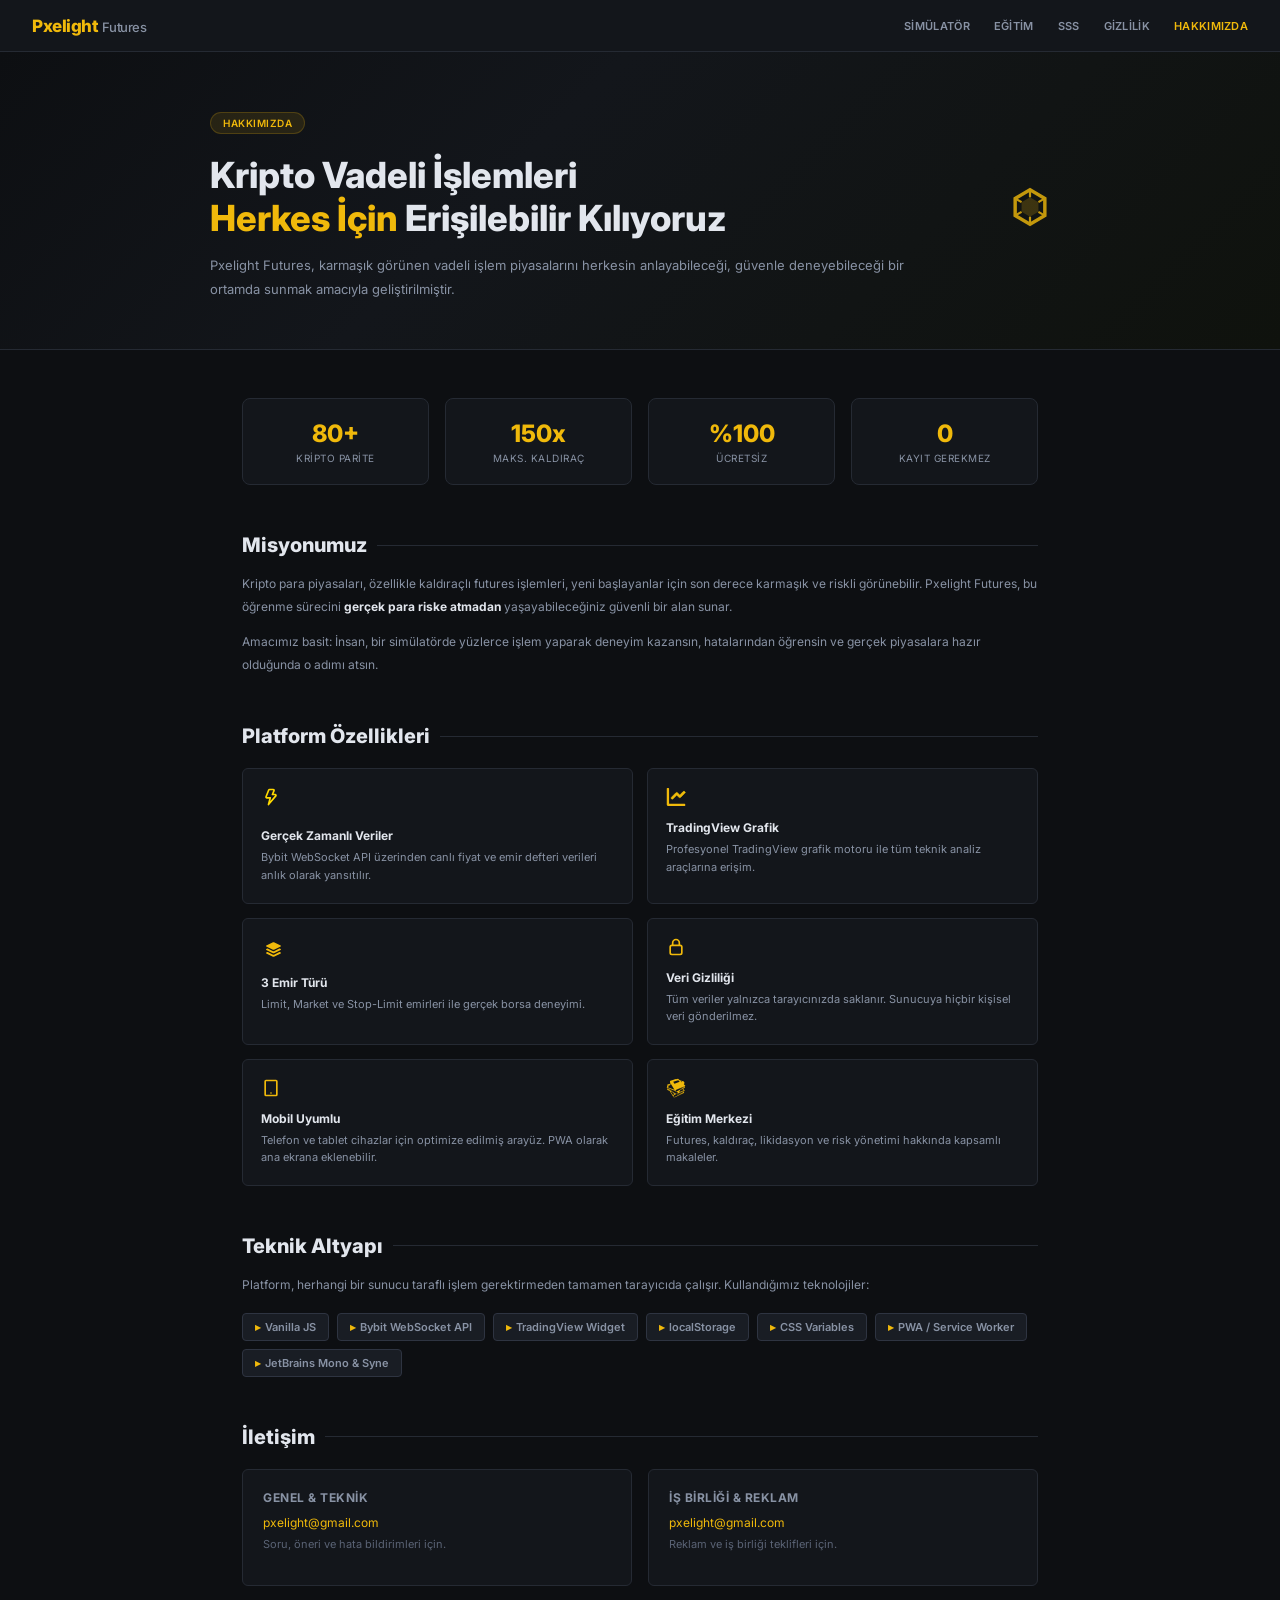
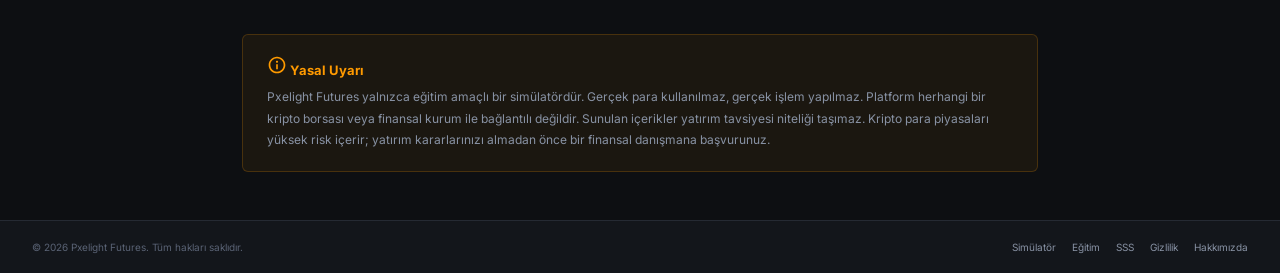
<file: futures/about/index.html>
<!DOCTYPE html>
<html lang="tr">
<head>
<meta charset="UTF-8">
<meta name="viewport" content="width=device-width, initial-scale=1.0">
<title>Hakkımızda – Pxelight Futures</title>
<link rel="icon" href="data:image/svg+xml,%3Csvg xmlns='http://www.w3.org/2000/svg' viewBox='0 0 512 512'%3E%3Crect width='512' height='512' rx='96' fill='%230d0f12'/%3E%3Cg transform='translate(256,256)'%3E%3Cpolygon points='0,-110 95,-55 95,55 0,110 -95,55 -95,-55' fill='none' stroke='%23f0b90b' stroke-width='22'/%3E%3Cpolygon points='0,-62 54,-31 54,31 0,62 -54,31 -54,-31' fill='%23f0b90b' opacity='.25'/%3E%3Cline x1='0' y1='-110' x2='0' y2='-62' stroke='%23f0b90b' stroke-width='14'/%3E%3Cline x1='0' y1='62' x2='0' y2='110' stroke='%23f0b90b' stroke-width='14'/%3E%3Cline x1='95' y1='-55' x2='54' y2='-31' stroke='%23f0b90b' stroke-width='14'/%3E%3Cline x1='-54' y1='-31' x2='-95' y2='-55' stroke='%23f0b90b' stroke-width='14'/%3E%3Cline x1='95' y1='55' x2='54' y2='31' stroke='%23f0b90b' stroke-width='14'/%3E%3Cline x1='-54' y1='31' x2='-95' y2='55' stroke='%23f0b90b' stroke-width='14'/%3E%3C/g%3E%3C/svg%3E">
<link rel="apple-touch-icon" href="data:image/svg+xml,%3Csvg xmlns='http://www.w3.org/2000/svg' viewBox='0 0 512 512'%3E%3Crect width='512' height='512' rx='96' fill='%230d0f12'/%3E%3Cg transform='translate(256,256)'%3E%3Cpolygon points='0,-110 95,-55 95,55 0,110 -95,55 -95,-55' fill='none' stroke='%23f0b90b' stroke-width='22'/%3E%3Cpolygon points='0,-62 54,-31 54,31 0,62 -54,31 -54,-31' fill='%23f0b90b' opacity='.25'/%3E%3Cline x1='0' y1='-110' x2='0' y2='-62' stroke='%23f0b90b' stroke-width='14'/%3E%3Cline x1='0' y1='62' x2='0' y2='110' stroke='%23f0b90b' stroke-width='14'/%3E%3Cline x1='95' y1='-55' x2='54' y2='-31' stroke='%23f0b90b' stroke-width='14'/%3E%3Cline x1='-54' y1='-31' x2='-95' y2='-55' stroke='%23f0b90b' stroke-width='14'/%3E%3Cline x1='95' y1='55' x2='54' y2='31' stroke='%23f0b90b' stroke-width='14'/%3E%3Cline x1='-54' y1='31' x2='-95' y2='55' stroke='%23f0b90b' stroke-width='14'/%3E%3C/g%3E%3C/svg%3E">
<meta name="description" content="Pxelight Futures hakkında. Misyonumuz, platformun teknik altyapısı ve iletişim bilgileri.">
<meta name="robots" content="index, follow">
<link href="https://fonts.googleapis.com/css2?family=Inter:wght@400;500;600&family=Syne:wght@500;700;800&display=swap" rel="stylesheet">
<style>
:root{
  --bg:#0d0f12;--panel:#13161b;--panel2:#191d24;--border:#252a33;--border2:#2e3441;
  --text:#e2e6ed;--muted:#5a6375;--muted2:#8892a4;--yellow:#f0b90b;--green:#0ecb81;
  --red:#f6465d;--orange:#ff9a00;
  --font-mono:'Inter', sans-serif;--font-display:'Syne',sans-serif;
}
*{box-sizing:border-box;margin:0;padding:0;}
html,body{overflow-x:hidden;width:100%;}
body{background:var(--bg);color:var(--text);font-family:var(--font-mono);font-size:13px;min-height:100vh;display:flex;flex-direction:column;}

nav.topnav{height:52px;background:var(--panel);border-bottom:1px solid var(--border);display:flex;align-items:center;justify-content:space-between;padding:0 32px;position:sticky;top:0;z-index:100;}
.nav-logo{font-family:var(--font-mono);font-size:17px;font-weight:800;letter-spacing:-.5px;text-decoration:none;}
.nav-logo span{color:var(--yellow)}
.nav-logo em{color:var(--muted2);font-style:normal;font-weight:500;font-size:13px;}
.nav-links{display:flex;gap:24px;align-items:center;}
.nav-links a{color:var(--muted2);text-decoration:none;font-size:11px;font-weight:600;letter-spacing:.3px;text-transform:uppercase;transition:color .15s;}
.nav-links a:hover,.nav-links a.active{color:var(--yellow);}

.hero{background:linear-gradient(135deg,#0d0f12 0%,#13161b 40%,#0f120d 100%);border-bottom:1px solid var(--border);padding:60px 32px 48px;}
.hero-inner{max-width:860px;margin:0 auto;display:grid;grid-template-columns:1fr auto;gap:40px;align-items:center;}
.hero-badge{display:inline-flex;align-items:center;gap:6px;background:rgba(240,185,11,.1);border:1px solid rgba(240,185,11,.2);border-radius:20px;padding:4px 12px;font-size:10px;font-weight:600;color:var(--yellow);letter-spacing:.5px;text-transform:uppercase;margin-bottom:20px;}
.hero h1{font-family:var(--font-mono);font-size:36px;font-weight:800;line-height:1.2;margin-bottom:14px;}
.hero h1 span{color:var(--yellow);}
.hero p{color:var(--muted2);font-size:13px;line-height:1.8;}
.hero-logo{width:80px;height:80px;opacity:.8;}

.content{flex:1;max-width:860px;margin:0 auto;width:100%;padding:48px 32px;}

.stats-row{display:grid;grid-template-columns:repeat(4,1fr);gap:16px;margin-bottom:48px;}
.stat-card{background:var(--panel);border:1px solid var(--border);border-radius:8px;padding:20px;text-align:center;}
.stat-card .num{font-family:var(--font-mono);font-size:24px;font-weight:800;color:var(--yellow);margin-bottom:4px;}
.stat-card .lbl{font-size:10px;color:var(--muted2);text-transform:uppercase;letter-spacing:.5px;}

.section{margin-bottom:48px;}
.section-title{font-family:var(--font-mono);font-size:20px;font-weight:800;color:var(--text);margin-bottom:16px;display:flex;align-items:center;gap:10px;}
.section-title::after{content:'';flex:1;height:1px;background:var(--border);}
.section p{color:var(--muted2);font-size:12px;line-height:1.9;margin-bottom:12px;}
.section strong{color:var(--text);}

.features-grid{display:grid;grid-template-columns:1fr 1fr;gap:14px;margin-top:20px;}
.feature{background:var(--panel);border:1px solid var(--border);border-radius:6px;padding:18px;}
.feature .icon{font-size:20px;margin-bottom:8px;}
.feature h4{font-family:var(--font-mono);font-size:12px;font-weight:700;color:var(--text);margin-bottom:6px;}
.feature p{font-size:11px;color:var(--muted2);line-height:1.6;margin:0;}

.tech-list{display:flex;flex-wrap:wrap;gap:8px;margin-top:16px;}
.tech-badge{background:var(--panel2);border:1px solid var(--border2);border-radius:4px;padding:6px 12px;font-size:11px;color:var(--muted2);font-weight:600;}
.tech-badge span{color:var(--yellow);margin-right:4px;}

.contact-grid{display:grid;grid-template-columns:1fr 1fr;gap:16px;margin-top:20px;}
.contact-card{background:var(--panel);border:1px solid var(--border);border-radius:6px;padding:20px;}
.contact-card h4{font-family:var(--font-mono);font-size:12px;font-weight:700;color:var(--muted2);text-transform:uppercase;letter-spacing:.5px;margin-bottom:10px;}
.contact-card .email{font-size:12px;color:var(--yellow);}
.contact-card p{font-size:11px;color:var(--muted);margin-top:6px;line-height:1.6;}

.disclaimer{background:rgba(255,154,0,.06);border:1px solid rgba(255,154,0,.2);border-radius:6px;padding:20px 24px;margin-top:48px;}
.disclaimer strong{color:var(--orange);}
.disclaimer p{font-size:12px;color:var(--muted2);line-height:1.8;margin-top:8px;}

footer{background:var(--panel);border-top:1px solid var(--border);padding:20px 32px;display:flex;justify-content:space-between;align-items:center;flex-wrap:wrap;gap:12px;}
footer .copy{font-size:10px;color:var(--muted);}
footer .flinks{display:flex;gap:16px;}
footer .flinks a{font-size:10px;color:var(--muted2);text-decoration:none;transition:color .15s;}
footer .flinks a:hover{color:var(--yellow);}

/* MOBİL ALT NAV — yalnızca mobilde görünür */
.mob-bottom-nav{display:none;position:fixed;bottom:0;left:0;right:0;height:52px;background:var(--panel);border-top:1px solid var(--border);z-index:500;}
.mob-bottom-nav a{flex:1;display:flex;flex-direction:column;align-items:center;justify-content:center;gap:2px;color:var(--muted2);text-decoration:none;font-size:9px;font-weight:600;text-transform:uppercase;letter-spacing:.3px;border-top:2px solid transparent;transition:color .15s;}
.mob-bottom-nav a.active{color:var(--yellow);border-top-color:var(--yellow);}
.mob-bottom-nav a:hover{color:var(--yellow);}
.mob-bottom-nav .mnav-icon{font-size:16px;line-height:1;}

@media(max-width:768px){
  nav.topnav{padding:0 16px;}
  .nav-links{display:none;}
  .hero{padding:28px 16px 24px;}
  .hero-inner{grid-template-columns:1fr;gap:16px;}
  .hero-logo{display:none;}
  .hero h1{font-size:22px;}
  .hero p{font-size:12px;}
  .content{padding:20px 16px 72px;}
  .stats-row{grid-template-columns:1fr 1fr;gap:10px;}
  .stat-card{padding:14px 10px;}
  .stat-card .num{font-size:20px;}
  .section{margin-bottom:32px;}
  .section-title{font-size:16px;}
  .features-grid{grid-template-columns:1fr;}
  .contact-grid{grid-template-columns:1fr;}
  footer{display:none;}
  .mob-bottom-nav{display:flex;}
}
</style>
</head>
<body>

<nav class="topnav">
  <a class="nav-logo" href="/futures/"><span>Pxelight</span> <em>Futures</em></a>
  <div class="nav-links">
    <a href="/futures/">Simülatör</a>
    <a href="/futures/education/">Eğitim</a>
    <a href="/futures/faq/">SSS</a>
    <a href="/futures/privacy/">Gizlilik</a>
    <a href="/futures/about/" class="active">Hakkımızda</a>
  </div>
</nav>

<div class="hero">
  <div class="hero-inner">
    <div>
      <div class="hero-badge">Hakkımızda</div>
      <h1>Kripto Vadeli İşlemleri<br><span>Herkes İçin</span> Erişilebilir Kılıyoruz</h1>
      <p>Pxelight Futures, karmaşık görünen vadeli işlem piyasalarını herkesin anlayabileceği, güvenle deneyebileceği bir ortamda sunmak amacıyla geliştirilmiştir.</p>
    </div>
    <svg class="hero-logo" viewBox="0 0 512 512" xmlns="http://www.w3.org/2000/svg">
      <g transform="translate(256,256)">
        <polygon points="0,-110 95,-55 95,55 0,110 -95,55 -95,-55" fill="none" stroke="#f0b90b" stroke-width="22"/>
        <polygon points="0,-62 54,-31 54,31 0,62 -54,31 -54,-31" fill="#f0b90b" opacity=".25"/>
        <line x1="0" y1="-110" x2="0" y2="-62" stroke="#f0b90b" stroke-width="14"/>
        <line x1="0" y1="62" x2="0" y2="110" stroke="#f0b90b" stroke-width="14"/>
        <line x1="95" y1="-55" x2="54" y2="-31" stroke="#f0b90b" stroke-width="14"/>
        <line x1="-54" y1="-31" x2="-95" y2="-55" stroke="#f0b90b" stroke-width="14"/>
        <line x1="95" y1="55" x2="54" y2="31" stroke="#f0b90b" stroke-width="14"/>
        <line x1="-54" y1="31" x2="-95" y2="55" stroke="#f0b90b" stroke-width="14"/>
      </g>
    </svg>
  </div>
</div>

<div class="content">

  <div class="stats-row">
    <div class="stat-card"><div class="num">80+</div><div class="lbl">Kripto Parite</div></div>
    <div class="stat-card"><div class="num">150x</div><div class="lbl">Maks. Kaldıraç</div></div>
    <div class="stat-card"><div class="num">%100</div><div class="lbl">Ücretsiz</div></div>
    <div class="stat-card"><div class="num">0</div><div class="lbl">Kayıt Gerekmez</div></div>
  </div>

  <div class="section">
    <div class="section-title">Misyonumuz</div>
    <p>Kripto para piyasaları, özellikle kaldıraçlı futures işlemleri, yeni başlayanlar için son derece karmaşık ve riskli görünebilir. Pxelight Futures, bu öğrenme sürecini <strong>gerçek para riske atmadan</strong> yaşayabileceğiniz güvenli bir alan sunar.</p>
    <p>Amacımız basit: İnsan, bir simülatörde yüzlerce işlem yaparak deneyim kazansın, hatalarından öğrensin ve gerçek piyasalara hazır olduğunda o adımı atsın.</p>
  </div>

  <div class="section">
    <div class="section-title">Platform Özellikleri</div>
    <div class="features-grid">
      <div class="feature">
        <div class="icon">
          <svg fill="#000000" width="20px" height="20px" viewBox="0 0 24 24" id="thunder" data-name="Line Color" xmlns="http://www.w3.org/2000/svg" class="icon line-color"><path id="primary" d="M17.76,10.63,9,21l2.14-8H7.05a1,1,0,0,1-1-1.36l3.23-8a1.05,1.05,0,0,1,1-.64h4.34a1,1,0,0,1,1,1.36L13.7,9H17A1,1,0,0,1,17.76,10.63Z" style="fill: none; stroke: rgb(255, 217, 0); stroke-linecap: round; stroke-linejoin: round; stroke-width: 2;"></path></svg>
        </div>
        <h4>Gerçek Zamanlı Veriler</h4>
        <p>Bybit WebSocket API üzerinden canlı fiyat ve emir defteri verileri anlık olarak yansıtılır.</p>
      </div>
      <div class="feature">
        <div class="icon">
          <svg fill="var(--yellow)" xmlns="http://www.w3.org/2000/svg" 
	 width="20px" height="20px" viewBox="0 0 52 52" enable-background="new 0 0 52 52" xml:space="preserve">
<path d="M2,45.5c0,2.2,1.8,4,4,4h42.4c0.9,0,1.6-0.7,1.6-1.6v-2.8c0-0.9-0.7-1.6-1.6-1.6l-38.9,0
	C8.7,43.5,8,42.8,8,42L8,4.1c0-0.9-0.7-1.6-1.6-1.6H3.6C2.7,2.5,2,3.2,2,4.1V45.5z"/>
<path d="M49.7,14.1c0-1.7-1.3-3-3-3c-0.9,0-1.6,0.4-2.2,0.9l-8.6,8.6L30,15c0,0,0,0,0,0l-0.1-0.1
	c-0.1-0.1-0.1-0.1-0.2-0.2c-0.1,0-0.1-0.1-0.2-0.1c-0.1-0.1-0.2-0.1-0.3-0.2c-0.1,0-0.1-0.1-0.2-0.1c-0.1,0-0.2-0.1-0.4-0.1
	c-0.1,0-0.1,0-0.2-0.1c-0.2,0-0.4-0.1-0.6-0.1c-0.2,0-0.4,0-0.6,0.1c-0.1,0-0.1,0-0.2,0.1c-0.1,0-0.3,0.1-0.4,0.1
	c-0.1,0-0.1,0.1-0.2,0.1c-0.1,0.1-0.2,0.1-0.3,0.2c-0.1,0-0.1,0.1-0.2,0.2c-0.1,0.1-0.2,0.1-0.3,0.2c0,0,0,0,0,0L14.2,26.5
	c-0.6,0.6-1,1.3-1,2.2c0,1.7,1.3,3,3,3c0.7,0,1.4-0.3,1.9-0.7l9.8-9.7l5.7,5.6c0,0,0,0,0,0c0.1,0.1,0.2,0.1,0.3,0.2
	c0.1,0.1,0.1,0.1,0.2,0.2c0.1,0.1,0.2,0.1,0.3,0.2c0.1,0,0.1,0.1,0.2,0.1c0.1,0.1,0.3,0.1,0.4,0.1c0.1,0,0.1,0,0.2,0.1
	c0.2,0,0.4,0.1,0.6,0.1c0.2,0,0.4,0,0.6-0.1c0.1,0,0.1,0,0.2,0c0.1,0,0.2-0.1,0.4-0.1c0.1,0,0.1-0.1,0.2-0.1c0.1,0,0.2-0.1,0.3-0.2
	c0.1,0,0.1-0.1,0.2-0.1c0,0,0.1-0.1,0.1-0.1l0.1-0.1C37.9,27.1,38,27,38,27l10.8-10.7C49.3,15.7,49.7,15,49.7,14.1z" style="fill: var(--yellow); stroke: rgb(255, 217, 0); stroke-linecap: round; stroke-linejoin: round; stroke-width: 1;"/>
</svg>
        </div>
        <h4>TradingView Grafik</h4>
        <p>Profesyonel TradingView grafik motoru ile tüm teknik analiz araçlarına erişim.</p>
      </div>
      <div class="feature">
        <div class="icon">
          <svg fill="var(--yellow)" xmlns="http://www.w3.org/2000/svg"  width="25px" height="25px"
	 viewBox="0 0 100 100" xml:space="preserve">

<g>
	<g>
		<path d="M78.8,62.1l-3.6-1.7c-0.5-0.3-1.2-0.3-1.7,0L52,70.6c-1.2,0.6-2.7,0.6-3.9,0L26.5,60.4
			c-0.5-0.3-1.2-0.3-1.7,0l-3.6,1.7c-1.6,0.8-1.6,2.9,0,3.7L48,78.5c1.2,0.6,2.7,0.6,3.9,0l26.8-12.7C80.4,65,80.4,62.8,78.8,62.1z"
			/>
	</g>
	<g>
		<path d="M78.8,48.1l-3.7-1.7c-0.5-0.3-1.2-0.3-1.7,0L52,56.6c-1.2,0.6-2.7,0.6-3.9,0L26.6,46.4
			c-0.5-0.3-1.2-0.3-1.7,0l-3.7,1.7c-1.6,0.8-1.6,2.9,0,3.7L48,64.6c1.2,0.6,2.7,0.6,3.9,0l26.8-12.7C80.4,51.1,80.4,48.9,78.8,48.1
			z"/>
	</g>
	<g>
		<path d="M21.2,37.8l26.8,12.7c1.2,0.6,2.7,0.6,3.9,0l26.8-12.7c1.6-0.8,1.6-2.9,0-3.7L51.9,21.4
			c-1.2-0.6-2.7-0.6-3.9,0L21.2,34.2C19.6,34.9,19.6,37.1,21.2,37.8z"/>
	</g>
</g>
</svg>
        </div>
        <h4>3 Emir Türü</h4>
        <p>Limit, Market ve Stop-Limit emirleri ile gerçek borsa deneyimi.</p>
      </div>
      <div class="feature">
        <div class="icon">
          <svg fill="var(--yellow)" width="20px" height="20px" viewBox="0 0 24 24" xmlns="http://www.w3.org/2000/svg"><path d="M17,9V7A5,5,0,0,0,7,7V9a3,3,0,0,0-3,3v7a3,3,0,0,0,3,3H17a3,3,0,0,0,3-3V12A3,3,0,0,0,17,9ZM9,7a3,3,0,0,1,6,0V9H9Zm9,12a1,1,0,0,1-1,1H7a1,1,0,0,1-1-1V12a1,1,0,0,1,1-1H17a1,1,0,0,1,1,1Z"/></svg>
        </div>
        <h4>Veri Gizliliği</h4>
        <p>Tüm veriler yalnızca tarayıcınızda saklanır. Sunucuya hiçbir kişisel veri gönderilmez.</p>
      </div>
      <div class="feature">
        <div class="icon">
          <svg width="20px" height="20px" viewBox="0 0 24 24" fill="none" xmlns="http://www.w3.org/2000/svg">
            <path d="M4 4a2 2 0 0 1 2-2h12a2 2 0 0 1 2 2v16a2 2 0 0 1-2 2H6a2 2 0 0 1-2-2V4zm14 0H6v16h12V4z" fill="var(--yellow)"/>
            <path d="M13 18a1 1 0 1 1-2 0 1 1 0 0 1 2 0z" fill="var(--yellow)"/>
          </svg>
        </div>
        <h4>Mobil Uyumlu</h4>
        <p>Telefon ve tablet cihazlar için optimize edilmiş arayüz. PWA olarak ana ekrana eklenebilir.</p>
      </div>
      <div class="feature">
        <div class="icon">
          <svg width="20px" height="20px" viewBox="0 0 64 64" xmlns="http://www.w3.org/2000/svg" xmlns:xlink="http://www.w3.org/1999/xlink" aria-hidden="true" role="img" class="iconify iconify--emojione-monotone" preserveAspectRatio="xMidYMid meet"><path d="M57.063 20.218l1.029-1.698s.906-1.502.906-3.519c0-4.886-4.662-4.757-4.662-4.757L44.179 7.479L38.638 2l-7.291 1.985l-2.391-.651l-1.817 1.797l-10.497 2.858s-4.04-.111-4.04 4.123c0 1.748.786 3.05.786 3.05l1.351 2.23l-1.187 1.172l-5.86 1.596s-4.662-.129-4.662 4.757a7.56 7.56 0 0 0 .779 3.281L2 29.987l.949.376c.021.051.029.108.07.149c1.835 1.839 1.684 4.309 1.422 5.643l-1.109 1.111l8.401 4.039L23.271 60.35c1.849 2.906 5.774 1.088 5.774 1.088l29.649-14.256l-1.109-1.111c-.262-1.334-.413-3.804 1.422-5.644c.041-.041.049-.098.07-.148l.949-.377l-5.513-5.45l6.33-3.043l-.961-.963c-.227-1.156-.358-3.297 1.233-4.891c.035-.036.041-.084.06-.129l.825-.327l-4.937-4.881m-5.685-8.835l-1.25 1.978l-3.234-3.198l4.484 1.22M39.176 7.144l4.643 4.963l-16.789 6.067l-3.965-6.156l16.111-4.874M15.744 19.052l11.457 18.911l-21.827-8.658l10.37-10.253m-4.775 2.067l-1.345 1.33l-.538-.825l1.883-.505m-4.247 1.034l1.252 1.927l-2.713 2.682a5.586 5.586 0 0 1-.331-1.845c0-1.826.906-2.521 1.792-2.764M5.154 37.026l.015-.058l25.147 11.007l-24.95-11.894c.023-.135.041-.284.06-.434l19.533 8.18l-19.465-9.116a7.723 7.723 0 0 0-.086-1.245l18.079 7.445L5.165 32.4a6.048 6.048 0 0 0-.47-1.137l24.883 10.625l.566.934c1.167 1.834 3.284 1.495 4.351 1.177c1.475.728 4.119 2.412 3.442 4.893c-.357 1.312-1.142 1.948-2.399 1.948c-1.273 0-2.544-.666-2.557-.675L5.154 37.026M30.2 50.185l-1.966.814l-1.67-2.563l3.636 1.749m-7.614 5.381l-7.729-12.759l7.682 3.693l3.633 5.592c-1.465.626-3.102 2.055-3.586 3.474m34.033-12.184a7.731 7.731 0 0 0-.086 1.245l-19.465 9.116l19.533-8.18c.019.149.036.299.06.434l-24.95 11.895l25.147-11.007a.982.982 0 0 1 .015.058L29.046 60.08c-.013.009-1.282.675-2.557.675c-1.258 0-2.042-.637-2.399-1.948c-.918-3.367 4.302-5.276 4.38-5.305l4.575-1.952c.491.209 3.994 1.584 5.711-1.115l1.083-1.786l17.494-7.47a6.12 6.12 0 0 0-.471 1.137L38.54 50.827l18.079-7.445m.034-4.161l-14.825 6.144l4.114-6.791l6.767-3.253l3.944 3.9m2.393-11.107a6.9 6.9 0 0 0-.075 1.079l-16.868 7.9l16.928-7.089c.017.129.031.26.052.376L37.459 40.688l21.794-9.539a.46.46 0 0 1 .013.05L35.149 42.586c-.011.007-1.112.585-2.216.585c-1.091 0-1.77-.553-2.079-1.689c-.796-2.918 3.728-4.572 3.796-4.597l25.014-10.68a5.268 5.268 0 0 0-.407.986l-15.88 7.376l15.669-6.453" fill="var(--yellow)"></path></svg>
        </div>
        <h4>Eğitim Merkezi</h4>
        <p>Futures, kaldıraç, likidasyon ve risk yönetimi hakkında kapsamlı makaleler.</p>
      </div>
    </div>
  </div>

  <div class="section">
    <div class="section-title">Teknik Altyapı</div>
    <p>Platform, herhangi bir sunucu taraflı işlem gerektirmeden tamamen tarayıcıda çalışır. Kullandığımız teknolojiler:</p>
    <div class="tech-list">
      <div class="tech-badge"><span>▸</span>Vanilla JS</div>
      <div class="tech-badge"><span>▸</span>Bybit WebSocket API</div>
      <div class="tech-badge"><span>▸</span>TradingView Widget</div>
      <div class="tech-badge"><span>▸</span>localStorage</div>
      <div class="tech-badge"><span>▸</span>CSS Variables</div>
      <div class="tech-badge"><span>▸</span>PWA / Service Worker</div>
      <div class="tech-badge"><span>▸</span>JetBrains Mono & Syne</div>
    </div>
  </div>

  <div class="section">
    <div class="section-title">İletişim</div>
    <div class="contact-grid">
      <div class="contact-card">
        <h4>Genel & Teknik</h4>
        <div class="email">pxelight@gmail.com</div>
        <p>Soru, öneri ve hata bildirimleri için.</p>
      </div>
      <div class="contact-card">
        <h4>İş Birliği & Reklam</h4>
        <div class="email">pxelight@gmail.com</div>
        <p>Reklam ve iş birliği teklifleri için.</p>
      </div>
    </div>
  </div>

  <div class="disclaimer">
    <strong> 
      <svg width="20px" height="20px" viewBox="0 0 512 512" version="1.1" xmlns="http://www.w3.org/2000/svg" xmlns:xlink="http://www.w3.org/1999/xlink">
    <title>about</title>
    <g id="Page-1" stroke="none" stroke-width="1" fill="none" fill-rule="evenodd">
        <g id="about-white" fill="#000000" transform="translate(42.666667, 42.666667)">
            <path d="M213.333333,3.55271368e-14 C95.51296,3.55271368e-14 3.55271368e-14,95.51168 3.55271368e-14,213.333333 C3.55271368e-14,331.153707 95.51296,426.666667 213.333333,426.666667 C331.154987,426.666667 426.666667,331.153707 426.666667,213.333333 C426.666667,95.51168 331.154987,3.55271368e-14 213.333333,3.55271368e-14 Z M213.333333,384 C119.227947,384 42.6666667,307.43872 42.6666667,213.333333 C42.6666667,119.227947 119.227947,42.6666667 213.333333,42.6666667 C307.44,42.6666667 384,119.227947 384,213.333333 C384,307.43872 307.44,384 213.333333,384 Z M240.04672,128 C240.04672,143.46752 228.785067,154.666667 213.55008,154.666667 C197.698773,154.666667 186.713387,143.46752 186.713387,127.704107 C186.713387,112.5536 197.99616,101.333333 213.55008,101.333333 C228.785067,101.333333 240.04672,112.5536 240.04672,128 Z M192.04672,192 L234.713387,192 L234.713387,320 L192.04672,320 L192.04672,192 Z" id="Shape" style="fill: var(--orange); stroke: rgb(255, 174, 0); stroke-linecap: round; stroke-linejoin: round; stroke-width: 1;"> 
</path>
        </g>
    </g>
</svg>
      Yasal Uyarı</strong>
    <p>Pxelight Futures yalnızca eğitim amaçlı bir simülatördür. Gerçek para kullanılmaz, gerçek işlem yapılmaz. Platform herhangi bir kripto borsası veya finansal kurum ile bağlantılı değildir. Sunulan içerikler yatırım tavsiyesi niteliği taşımaz. Kripto para piyasaları yüksek risk içerir; yatırım kararlarınızı almadan önce bir finansal danışmana başvurunuz.</p>
  </div>

</div>

<footer>
  <div class="copy">© 2026 Pxelight Futures. Tüm hakları saklıdır.</div>
  <div class="flinks">
    <a href="/futures/">Simülatör</a>
    <a href="/futures/education/">Eğitim</a>
    <a href="/futures/faq/">SSS</a>
    <a href="/futures/privacy/">Gizlilik</a>
    <a href="/futures/about/">Hakkımızda</a>
  </div>
</footer>

<nav class="mob-bottom-nav">
  <a href="/"><span class="mnav-icon">
    <svg fill="currentColor" xmlns="http://www.w3.org/2000/svg" 
	 width="20px" height="20px" viewBox="0 0 52 52" enable-background="new 0 0 52 52" xml:space="preserve">
<path d="M2,45.5c0,2.2,1.8,4,4,4h42.4c0.9,0,1.6-0.7,1.6-1.6v-2.8c0-0.9-0.7-1.6-1.6-1.6l-38.9,0
	C8.7,43.5,8,42.8,8,42L8,4.1c0-0.9-0.7-1.6-1.6-1.6H3.6C2.7,2.5,2,3.2,2,4.1V45.5z"/>
<path d="M49.7,14.1c0-1.7-1.3-3-3-3c-0.9,0-1.6,0.4-2.2,0.9l-8.6,8.6L30,15c0,0,0,0,0,0l-0.1-0.1
	c-0.1-0.1-0.1-0.1-0.2-0.2c-0.1,0-0.1-0.1-0.2-0.1c-0.1-0.1-0.2-0.1-0.3-0.2c-0.1,0-0.1-0.1-0.2-0.1c-0.1,0-0.2-0.1-0.4-0.1
	c-0.1,0-0.1,0-0.2-0.1c-0.2,0-0.4-0.1-0.6-0.1c-0.2,0-0.4,0-0.6,0.1c-0.1,0-0.1,0-0.2,0.1c-0.1,0-0.3,0.1-0.4,0.1
	c-0.1,0-0.1,0.1-0.2,0.1c-0.1,0.1-0.2,0.1-0.3,0.2c-0.1,0-0.1,0.1-0.2,0.2c-0.1,0.1-0.2,0.1-0.3,0.2c0,0,0,0,0,0L14.2,26.5
	c-0.6,0.6-1,1.3-1,2.2c0,1.7,1.3,3,3,3c0.7,0,1.4-0.3,1.9-0.7l9.8-9.7l5.7,5.6c0,0,0,0,0,0c0.1,0.1,0.2,0.1,0.3,0.2
	c0.1,0.1,0.1,0.1,0.2,0.2c0.1,0.1,0.2,0.1,0.3,0.2c0.1,0,0.1,0.1,0.2,0.1c0.1,0.1,0.3,0.1,0.4,0.1c0.1,0,0.1,0,0.2,0.1
	c0.2,0,0.4,0.1,0.6,0.1c0.2,0,0.4,0,0.6-0.1c0.1,0,0.1,0,0.2,0c0.1,0,0.2-0.1,0.4-0.1c0.1,0,0.1-0.1,0.2-0.1c0.1,0,0.2-0.1,0.3-0.2
	c0.1,0,0.1-0.1,0.2-0.1c0,0,0.1-0.1,0.1-0.1l0.1-0.1C37.9,27.1,38,27,38,27l10.8-10.7C49.3,15.7,49.7,15,49.7,14.1z" style="fill: currentColor; stroke: currentColor; stroke-linecap: round; stroke-linejoin: round; stroke-width: 1;"/>
</svg>
  </span>Simülatör</a>
  <a href="/futures/education/"><span class="mnav-icon">
    <svg width="20px" height="20px" viewBox="0 0 64 64" xmlns="http://www.w3.org/2000/svg" xmlns:xlink="http://www.w3.org/1999/xlink" aria-hidden="true" role="img" class="iconify iconify--emojione-monotone" preserveAspectRatio="xMidYMid meet"><path d="M57.063 20.218l1.029-1.698s.906-1.502.906-3.519c0-4.886-4.662-4.757-4.662-4.757L44.179 7.479L38.638 2l-7.291 1.985l-2.391-.651l-1.817 1.797l-10.497 2.858s-4.04-.111-4.04 4.123c0 1.748.786 3.05.786 3.05l1.351 2.23l-1.187 1.172l-5.86 1.596s-4.662-.129-4.662 4.757a7.56 7.56 0 0 0 .779 3.281L2 29.987l.949.376c.021.051.029.108.07.149c1.835 1.839 1.684 4.309 1.422 5.643l-1.109 1.111l8.401 4.039L23.271 60.35c1.849 2.906 5.774 1.088 5.774 1.088l29.649-14.256l-1.109-1.111c-.262-1.334-.413-3.804 1.422-5.644c.041-.041.049-.098.07-.148l.949-.377l-5.513-5.45l6.33-3.043l-.961-.963c-.227-1.156-.358-3.297 1.233-4.891c.035-.036.041-.084.06-.129l.825-.327l-4.937-4.881m-5.685-8.835l-1.25 1.978l-3.234-3.198l4.484 1.22M39.176 7.144l4.643 4.963l-16.789 6.067l-3.965-6.156l16.111-4.874M15.744 19.052l11.457 18.911l-21.827-8.658l10.37-10.253m-4.775 2.067l-1.345 1.33l-.538-.825l1.883-.505m-4.247 1.034l1.252 1.927l-2.713 2.682a5.586 5.586 0 0 1-.331-1.845c0-1.826.906-2.521 1.792-2.764M5.154 37.026l.015-.058l25.147 11.007l-24.95-11.894c.023-.135.041-.284.06-.434l19.533 8.18l-19.465-9.116a7.723 7.723 0 0 0-.086-1.245l18.079 7.445L5.165 32.4a6.048 6.048 0 0 0-.47-1.137l24.883 10.625l.566.934c1.167 1.834 3.284 1.495 4.351 1.177c1.475.728 4.119 2.412 3.442 4.893c-.357 1.312-1.142 1.948-2.399 1.948c-1.273 0-2.544-.666-2.557-.675L5.154 37.026M30.2 50.185l-1.966.814l-1.67-2.563l3.636 1.749m-7.614 5.381l-7.729-12.759l7.682 3.693l3.633 5.592c-1.465.626-3.102 2.055-3.586 3.474m34.033-12.184a7.731 7.731 0 0 0-.086 1.245l-19.465 9.116l19.533-8.18c.019.149.036.299.06.434l-24.95 11.895l25.147-11.007a.982.982 0 0 1 .015.058L29.046 60.08c-.013.009-1.282.675-2.557.675c-1.258 0-2.042-.637-2.399-1.948c-.918-3.367 4.302-5.276 4.38-5.305l4.575-1.952c.491.209 3.994 1.584 5.711-1.115l1.083-1.786l17.494-7.47a6.12 6.12 0 0 0-.471 1.137L38.54 50.827l18.079-7.445m.034-4.161l-14.825 6.144l4.114-6.791l6.767-3.253l3.944 3.9m2.393-11.107a6.9 6.9 0 0 0-.075 1.079l-16.868 7.9l16.928-7.089c.017.129.031.26.052.376L37.459 40.688l21.794-9.539a.46.46 0 0 1 .013.05L35.149 42.586c-.011.007-1.112.585-2.216.585c-1.091 0-1.77-.553-2.079-1.689c-.796-2.918 3.728-4.572 3.796-4.597l25.014-10.68a5.268 5.268 0 0 0-.407.986l-15.88 7.376l15.669-6.453" fill="currentColor"></path></svg>
  </span>Eğitim</a>
  <a href="/futures/faq/"><span class="mnav-icon">
    <svg fill="currentColor" width="20px" height="20px" viewBox="0 0 24 24" xmlns="http://www.w3.org/2000/svg"><path d="M12,1A11,11,0,1,0,23,12,11.013,11.013,0,0,0,12,1Zm0,20a9,9,0,1,1,9-9A9.011,9.011,0,0,1,12,21Zm1-4.5v2H11v-2Zm3-7a3.984,3.984,0,0,1-1.5,3.122A3.862,3.862,0,0,0,13.063,15H11.031a5.813,5.813,0,0,1,2.219-3.936A2,2,0,0,0,13.1,7.832a2.057,2.057,0,0,0-2-.14A1.939,1.939,0,0,0,10,9.5,1,1,0,0,1,8,9.5V9.5a3.909,3.909,0,0,1,2.319-3.647,4.061,4.061,0,0,1,3.889.315A4,4,0,0,1,16,9.5Z"/></svg>
  </span>SSS</a>
  <a href="/futures/privacy/"><span class="mnav-icon">
    <svg fill="currentColor" width="20px" height="20px" viewBox="0 0 24 24" xmlns="http://www.w3.org/2000/svg"><path d="M17,9V7A5,5,0,0,0,7,7V9a3,3,0,0,0-3,3v7a3,3,0,0,0,3,3H17a3,3,0,0,0,3-3V12A3,3,0,0,0,17,9ZM9,7a3,3,0,0,1,6,0V9H9Zm9,12a1,1,0,0,1-1,1H7a1,1,0,0,1-1-1V12a1,1,0,0,1,1-1H17a1,1,0,0,1,1,1Z"/></svg>
  </span>Gizlilik</a>
  <a href="/futures/about/" class="active"><span class="mnav-icon">
    <svg width="20px" height="20px" viewBox="0 0 512 512" version="1.1" xmlns="http://www.w3.org/2000/svg" xmlns:xlink="http://www.w3.org/1999/xlink">
    <title>about</title>
    <g id="Page-1" stroke="none" stroke-width="1" fill="none" fill-rule="evenodd">
        <g id="about-white" fill="#000000" transform="translate(42.666667, 42.666667)">
            <path d="M213.333333,3.55271368e-14 C95.51296,3.55271368e-14 3.55271368e-14,95.51168 3.55271368e-14,213.333333 C3.55271368e-14,331.153707 95.51296,426.666667 213.333333,426.666667 C331.154987,426.666667 426.666667,331.153707 426.666667,213.333333 C426.666667,95.51168 331.154987,3.55271368e-14 213.333333,3.55271368e-14 Z M213.333333,384 C119.227947,384 42.6666667,307.43872 42.6666667,213.333333 C42.6666667,119.227947 119.227947,42.6666667 213.333333,42.6666667 C307.44,42.6666667 384,119.227947 384,213.333333 C384,307.43872 307.44,384 213.333333,384 Z M240.04672,128 C240.04672,143.46752 228.785067,154.666667 213.55008,154.666667 C197.698773,154.666667 186.713387,143.46752 186.713387,127.704107 C186.713387,112.5536 197.99616,101.333333 213.55008,101.333333 C228.785067,101.333333 240.04672,112.5536 240.04672,128 Z M192.04672,192 L234.713387,192 L234.713387,320 L192.04672,320 L192.04672,192 Z" id="Shape" style="fill: currentColor; stroke: currentColor; stroke-linecap: round; stroke-linejoin: round; stroke-width: 1;"> 
</path>
        </g>
    </g>
</svg>
  </span>Hakkımızda</a>
</nav>

</body>
</html>
</file>
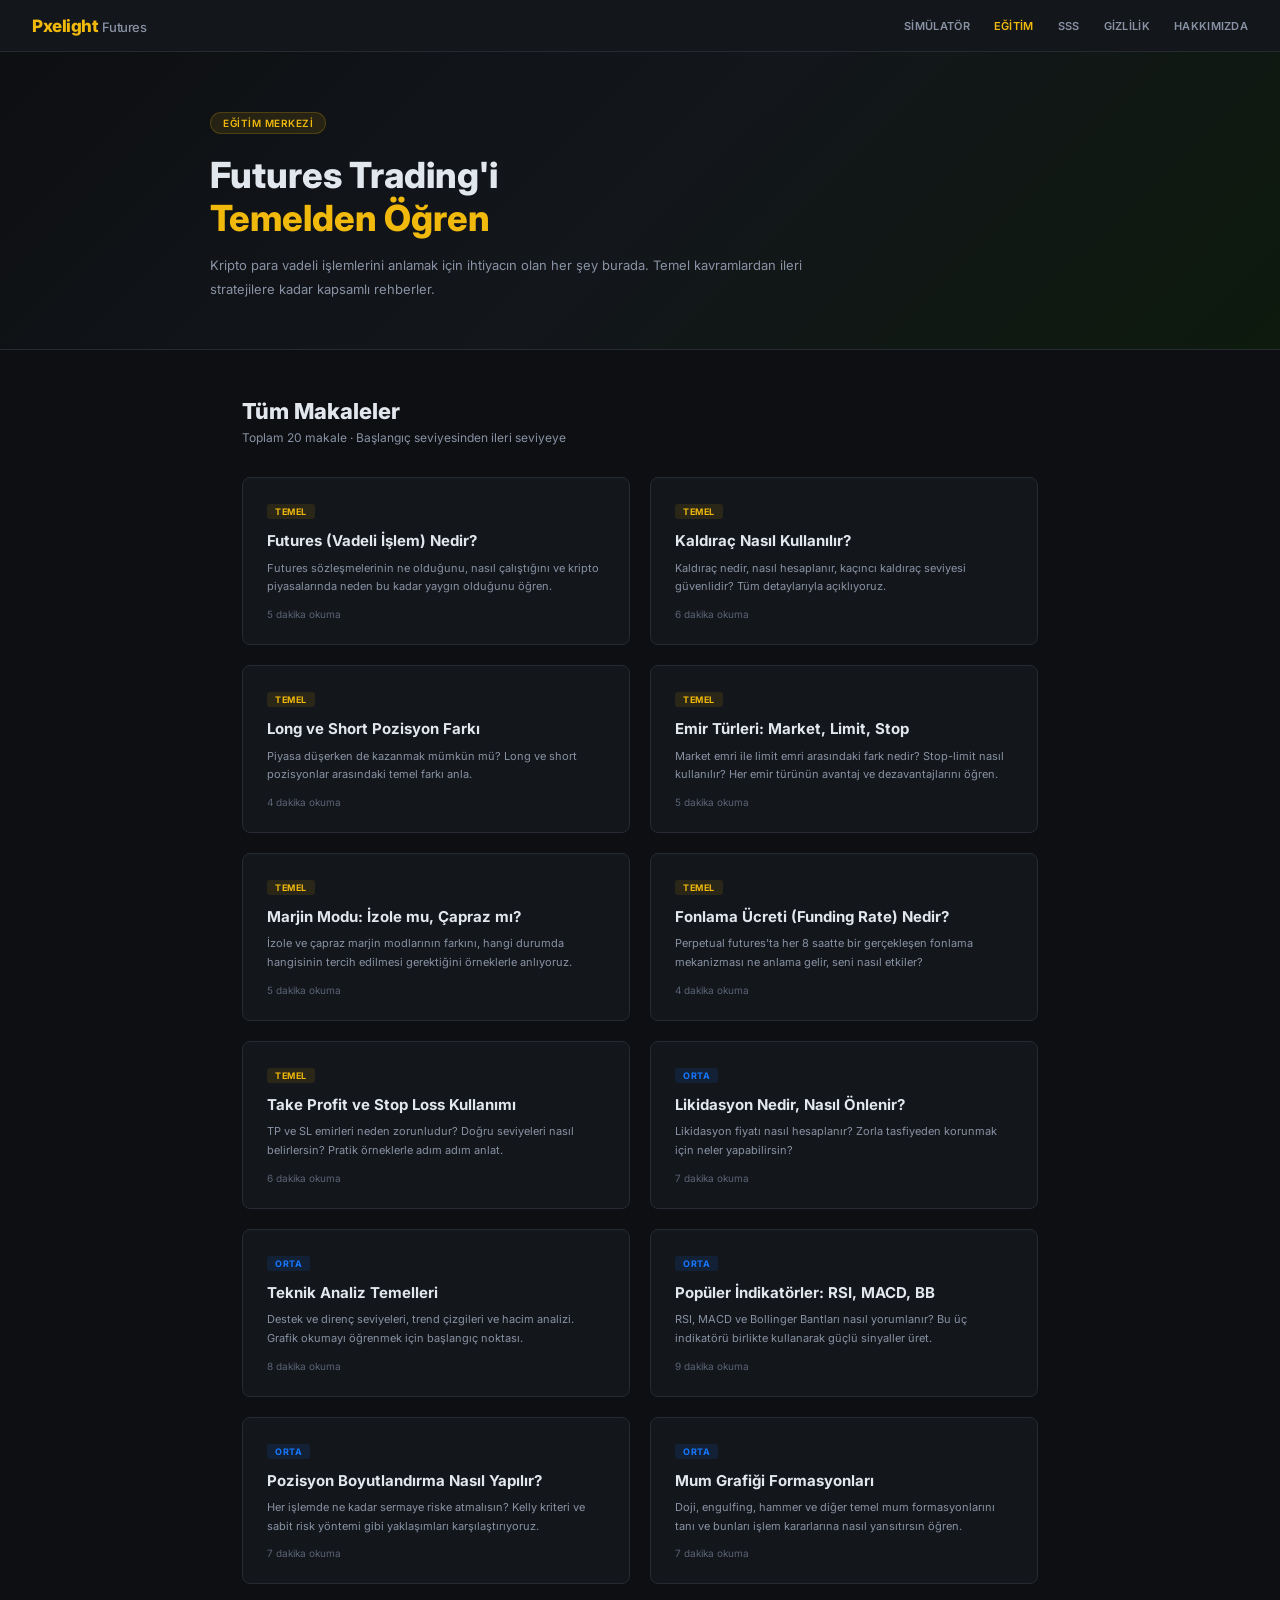
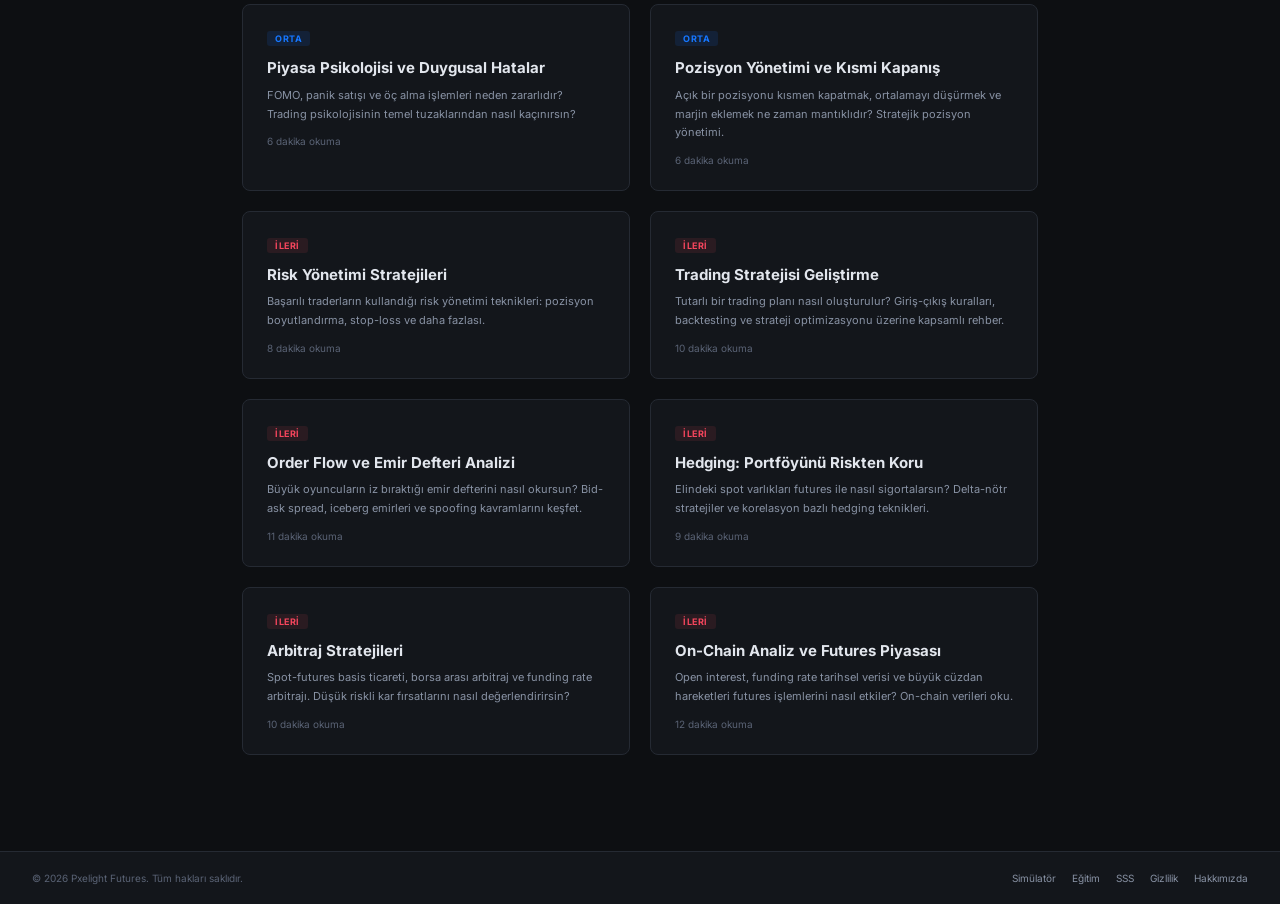
<file: futures/education/index.html>
<!DOCTYPE html>
<html lang="tr">
<head>
<meta charset="UTF-8">
<meta name="viewport" content="width=device-width, initial-scale=1.0">
<title>Eğitim Merkezi – Pxelight Futures</title>
<link rel="icon" href="data:image/svg+xml,%3Csvg xmlns='http://www.w3.org/2000/svg' viewBox='0 0 512 512'%3E%3Crect width='512' height='512' rx='96' fill='%230d0f12'/%3E%3Cg transform='translate(256,256)'%3E%3Cpolygon points='0,-110 95,-55 95,55 0,110 -95,55 -95,-55' fill='none' stroke='%23f0b90b' stroke-width='22'/%3E%3Cpolygon points='0,-62 54,-31 54,31 0,62 -54,31 -54,-31' fill='%23f0b90b' opacity='.25'/%3E%3Cline x1='0' y1='-110' x2='0' y2='-62' stroke='%23f0b90b' stroke-width='14'/%3E%3Cline x1='0' y1='62' x2='0' y2='110' stroke='%23f0b90b' stroke-width='14'/%3E%3Cline x1='95' y1='-55' x2='54' y2='-31' stroke='%23f0b90b' stroke-width='14'/%3E%3Cline x1='-54' y1='-31' x2='-95' y2='-55' stroke='%23f0b90b' stroke-width='14'/%3E%3Cline x1='95' y1='55' x2='54' y2='31' stroke='%23f0b90b' stroke-width='14'/%3E%3Cline x1='-54' y1='31' x2='-95' y2='55' stroke='%23f0b90b' stroke-width='14'/%3E%3C/g%3E%3C/svg%3E">
<link rel="apple-touch-icon" href="data:image/svg+xml,%3Csvg xmlns='http://www.w3.org/2000/svg' viewBox='0 0 512 512'%3E%3Crect width='512' height='512' rx='96' fill='%230d0f12'/%3E%3Cg transform='translate(256,256)'%3E%3Cpolygon points='0,-110 95,-55 95,55 0,110 -95,55 -95,-55' fill='none' stroke='%23f0b90b' stroke-width='22'/%3E%3Cpolygon points='0,-62 54,-31 54,31 0,62 -54,31 -54,-31' fill='%23f0b90b' opacity='.25'/%3E%3Cline x1='0' y1='-110' x2='0' y2='-62' stroke='%23f0b90b' stroke-width='14'/%3E%3Cline x1='0' y1='62' x2='0' y2='110' stroke='%23f0b90b' stroke-width='14'/%3E%3Cline x1='95' y1='-55' x2='54' y2='-31' stroke='%23f0b90b' stroke-width='14'/%3E%3Cline x1='-54' y1='-31' x2='-95' y2='-55' stroke='%23f0b90b' stroke-width='14'/%3E%3Cline x1='95' y1='55' x2='54' y2='31' stroke='%23f0b90b' stroke-width='14'/%3E%3Cline x1='-54' y1='31' x2='-95' y2='55' stroke='%23f0b90b' stroke-width='14'/%3E%3C/g%3E%3C/svg%3E">
<meta name="description" content="Kripto para futures işlemleri hakkında kapsamlı eğitim makaleleri. Futures nedir, kaldıraç nasıl kullanılır, risk yönetimi ve daha fazlası.">
<meta name="robots" content="index, follow">
<link href="https://fonts.googleapis.com/css2?family=Inter:wght@400;500;600&family=Syne:wght@500;700;800&display=swap" rel="stylesheet">
<style>
:root{
  --bg:#0d0f12;--panel:#13161b;--panel2:#191d24;--border:#252a33;--border2:#2e3441;
  --text:#e2e6ed;--muted:#5a6375;--muted2:#8892a4;--yellow:#f0b90b;--green:#0ecb81;
  --red:#f6465d;--orange:#ff9a00;--blue:#1677ff;
  --font-mono:'Inter',sans-serif;--font-display:'Syne',sans-serif;
}
*{box-sizing:border-box;margin:0;padding:0;}
html,body{overflow-x:hidden;width:100%;}
body{background:var(--bg);color:var(--text);font-family:var(--font-mono);font-size:13px;min-height:100vh;display:flex;flex-direction:column;}

/* NAV */
nav.topnav{height:52px;background:var(--panel);border-bottom:1px solid var(--border);display:flex;align-items:center;justify-content:space-between;padding:0 32px;position:sticky;top:0;z-index:100;}
.nav-logo{font-family:var(--font-mono);font-size:17px;font-weight:800;letter-spacing:-.5px;text-decoration:none;}
.nav-logo span{color:var(--yellow)}
.nav-logo em{color:var(--muted2);font-style:normal;font-weight:500;font-size:13px;}
.nav-links{display:flex;gap:24px;align-items:center;}
.nav-links a{color:var(--muted2);text-decoration:none;font-size:11px;font-weight:600;letter-spacing:.3px;text-transform:uppercase;transition:color .15s;}
.nav-links a:hover,.nav-links a.active{color:var(--yellow);}
.nav-back{display:flex;align-items:center;gap:6px;color:var(--muted2);text-decoration:none;font-size:11px;font-weight:600;transition:color .15s;}
.nav-back:hover{color:var(--yellow);}

/* HERO */
.hero{background:linear-gradient(135deg,#0d0f12 0%,#13161b 50%,#0d1a0d 100%);border-bottom:1px solid var(--border);padding:60px 32px 48px;}
.hero-inner{max-width:860px;margin:0 auto;}
.hero-badge{display:inline-flex;align-items:center;gap:6px;background:rgba(240,185,11,.1);border:1px solid rgba(240,185,11,.2);border-radius:20px;padding:4px 12px;font-size:10px;font-weight:600;color:var(--yellow);letter-spacing:.5px;text-transform:uppercase;margin-bottom:20px;}
.hero h1{font-family:var(--font-mono);font-size:36px;font-weight:800;line-height:1.2;margin-bottom:14px;}
.hero h1 span{color:var(--yellow);}
.hero p{color:var(--muted2);font-size:13px;line-height:1.8;max-width:600px;}

/* CONTENT */
.content{flex:1;max-width:860px;margin:0 auto;width:100%;padding:48px 32px;}

/* ARTICLE CARDS */
.articles-grid{display:grid;grid-template-columns:1fr 1fr;gap:20px;margin-bottom:48px;}
.article-card{background:var(--panel);border:1px solid var(--border);border-radius:8px;padding:24px;cursor:pointer;transition:border-color .2s,transform .2s;text-decoration:none;display:block;}
.article-card:hover{border-color:var(--yellow);transform:translateY(-2px);}
.article-card .tag{display:inline-block;background:rgba(240,185,11,.1);color:var(--yellow);font-size:9px;font-weight:700;padding:2px 8px;border-radius:3px;letter-spacing:.5px;text-transform:uppercase;margin-bottom:12px;}
.article-card h3{font-family:var(--font-mono);font-size:15px;font-weight:700;color:var(--text);margin-bottom:8px;line-height:1.3;}
.article-card p{font-size:11px;color:var(--muted2);line-height:1.7;}
.article-card .read-time{font-size:10px;color:var(--muted);margin-top:12px;}

/* ARTICLE CONTENT */
.article{display:none;}
.article.active{display:block;}
.article-header{margin-bottom:32px;padding-bottom:24px;border-bottom:1px solid var(--border);}
.article-header .tag{display:inline-block;background:rgba(240,185,11,.1);color:var(--yellow);font-size:9px;font-weight:700;padding:2px 8px;border-radius:3px;letter-spacing:.5px;text-transform:uppercase;margin-bottom:12px;}
.article-header h2{font-family:var(--font-mono);font-size:28px;font-weight:800;line-height:1.2;margin-bottom:10px;}
.article-header .meta{font-size:11px;color:var(--muted);}
.back-btn{display:inline-flex;align-items:center;gap:6px;color:var(--muted2);font-size:11px;font-weight:600;cursor:pointer;margin-bottom:24px;background:none;border:none;padding:0;transition:color .15s;}
.back-btn:hover{color:var(--yellow);}
.article-body h3{font-family:var(--font-mono);font-size:15px;font-weight:700;color:var(--text);margin:28px 0 10px;}
.article-body h3:first-child{margin-top:0;}
.article-body p{color:var(--muted2);line-height:1.9;margin-bottom:14px;font-size:12px;}
.article-body ul,.article-body ol{margin:10px 0 14px 20px;color:var(--muted2);font-size:12px;}
.article-body li{margin-bottom:6px;line-height:1.7;}
.article-body strong{color:var(--text);}
.info-box{background:var(--panel2);border:1px solid var(--border2);border-left:3px solid var(--yellow);border-radius:4px;padding:14px 16px;margin:18px 0;font-size:12px;color:var(--muted2);line-height:1.7;}
.info-box strong{color:var(--yellow);}
.warning-box{background:rgba(246,70,93,.06);border:1px solid rgba(246,70,93,.2);border-left:3px solid var(--red);border-radius:4px;padding:14px 16px;margin:18px 0;font-size:12px;color:var(--muted2);line-height:1.7;}
.warning-box strong{color:var(--red);}
.table-wrap{overflow-x:auto;margin:18px 0;}
table{width:100%;border-collapse:collapse;font-size:11px;}
th{background:var(--panel2);color:var(--muted2);padding:10px 12px;text-align:left;border:1px solid var(--border);font-weight:600;text-transform:uppercase;letter-spacing:.3px;}
td{padding:9px 12px;border:1px solid var(--border);color:var(--muted2);}
td strong{color:var(--text);}
tr:nth-child(even) td{background:rgba(255,255,255,.02);}

/* GRID INDEX */
.index-title{font-family:var(--font-mono);font-size:22px;font-weight:800;margin-bottom:6px;}
.index-sub{color:var(--muted2);font-size:12px;margin-bottom:32px;}

/* FOOTER */
footer{background:var(--panel);border-top:1px solid var(--border);padding:20px 32px;display:flex;justify-content:space-between;align-items:center;flex-wrap:wrap;gap:12px;}
footer .copy{font-size:10px;color:var(--muted);}
footer .flinks{display:flex;gap:16px;}
footer .flinks a{font-size:10px;color:var(--muted2);text-decoration:none;transition:color .15s;}
footer .flinks a:hover{color:var(--yellow);}

/* MOBİL ALT NAV */
.mob-bottom-nav{display:none;position:fixed;bottom:0;left:0;right:0;height:52px;background:var(--panel);border-top:1px solid var(--border);z-index:500;}
.mob-bottom-nav a{flex:1;display:flex;flex-direction:column;align-items:center;justify-content:center;gap:2px;color:var(--muted2);text-decoration:none;font-size:9px;font-weight:600;text-transform:uppercase;letter-spacing:.3px;border-top:2px solid transparent;transition:color .15s;}
.mob-bottom-nav a.active{color:var(--yellow);border-top-color:var(--yellow);}
.mob-bottom-nav a:hover{color:var(--yellow);}
.mob-bottom-nav .mnav-icon{font-size:16px;line-height:1;}

@media(max-width:768px){
  nav.topnav{padding:0 16px;}
  .nav-links{display:none;}
  .hero{padding:28px 16px 24px;}
  .hero h1{font-size:22px;}
  .hero p{font-size:12px;}
  .content{padding:20px 16px 72px;}
  .articles-grid{grid-template-columns:1fr;}
  .article-header h2{font-size:22px;}
  footer{display:none;}
  .mob-bottom-nav{display:flex;}
}
</style>
</head>
<body>

<nav class="topnav">
  <a class="nav-logo" href="/futures/"><span>Pxelight</span> <em>Futures</em></a>
  <div class="nav-links">
    <a href="/futures/">Simülatör</a>
    <a href="/futures/education/" class="active">Eğitim</a>
    <a href="/futures/faq/">SSS</a>
    <a href="/futures/privacy/">Gizlilik</a>
    <a href="/futures/about/">Hakkımızda</a>
  </div>
</nav>

<div class="hero">
  <div class="hero-inner">
    <div class="hero-badge"> Eğitim Merkezi</div>
    <h1>Futures Trading'i<br><span>Temelden Öğren</span></h1>
    <p>Kripto para vadeli işlemlerini anlamak için ihtiyacın olan her şey burada. Temel kavramlardan ileri stratejilere kadar kapsamlı rehberler.</p>
  </div>
</div>

<div class="content">

  <!-- MAKALE LİSTESİ -->
  <div id="article-list">
    <div class="index-title">Tüm Makaleler</div>
    <div class="index-sub">Toplam 20 makale · Başlangıç seviyesinden ileri seviyeye</div>
    <div class="articles-grid">
      <!-- ── TEMEL (7) ── -->
      <a class="article-card" onclick="showArticle('futures-nedir');return false;" href="#">
        <span class="tag">Temel</span>
        <h3>Futures (Vadeli İşlem) Nedir?</h3>
        <p>Futures sözleşmelerinin ne olduğunu, nasıl çalıştığını ve kripto piyasalarında neden bu kadar yaygın olduğunu öğren.</p>
        <div class="read-time"> 5 dakika okuma</div>
      </a>
      <a class="article-card" onclick="showArticle('kaldirac');return false;" href="#">
        <span class="tag">Temel</span>
        <h3>Kaldıraç Nasıl Kullanılır?</h3>
        <p>Kaldıraç nedir, nasıl hesaplanır, kaçıncı kaldıraç seviyesi güvenlidir? Tüm detaylarıyla açıklıyoruz.</p>
        <div class="read-time"> 6 dakika okuma</div>
      </a>
      <a class="article-card" onclick="showArticle('long-short');return false;" href="#">
        <span class="tag">Temel</span>
        <h3>Long ve Short Pozisyon Farkı</h3>
        <p>Piyasa düşerken de kazanmak mümkün mü? Long ve short pozisyonlar arasındaki temel farkı anla.</p>
        <div class="read-time"> 4 dakika okuma</div>
      </a>
      <a class="article-card" onclick="showArticle('emir-turleri');return false;" href="#">
        <span class="tag">Temel</span>
        <h3>Emir Türleri: Market, Limit, Stop</h3>
        <p>Market emri ile limit emri arasındaki fark nedir? Stop-limit nasıl kullanılır? Her emir türünün avantaj ve dezavantajlarını öğren.</p>
        <div class="read-time"> 5 dakika okuma</div>
      </a>
      <a class="article-card" onclick="showArticle('marjin-modu');return false;" href="#">
        <span class="tag">Temel</span>
        <h3>Marjin Modu: İzole mu, Çapraz mı?</h3>
        <p>İzole ve çapraz marjin modlarının farkını, hangi durumda hangisinin tercih edilmesi gerektiğini örneklerle anlıyoruz.</p>
        <div class="read-time"> 5 dakika okuma</div>
      </a>
      <a class="article-card" onclick="showArticle('fonlama-ucreti');return false;" href="#">
        <span class="tag">Temel</span>
        <h3>Fonlama Ücreti (Funding Rate) Nedir?</h3>
        <p>Perpetual futures'ta her 8 saatte bir gerçekleşen fonlama mekanizması ne anlama gelir, seni nasıl etkiler?</p>
        <div class="read-time"> 4 dakika okuma</div>
      </a>
      <a class="article-card" onclick="showArticle('tp-sl');return false;" href="#">
        <span class="tag">Temel</span>
        <h3>Take Profit ve Stop Loss Kullanımı</h3>
        <p>TP ve SL emirleri neden zorunludur? Doğru seviyeleri nasıl belirlersin? Pratik örneklerle adım adım anlat.</p>
        <div class="read-time"> 6 dakika okuma</div>
      </a>

      <!-- ── ORTA (7) ── -->
      <a class="article-card" onclick="showArticle('likidasyon');return false;" href="#">
        <span class="tag" style="background:rgba(22,119,255,.12);color:var(--blue)">Orta</span>
        <h3>Likidasyon Nedir, Nasıl Önlenir?</h3>
        <p>Likidasyon fiyatı nasıl hesaplanır? Zorla tasfiyeden korunmak için neler yapabilirsin?</p>
        <div class="read-time"> 7 dakika okuma</div>
      </a>
      <a class="article-card" onclick="showArticle('teknik-analiz-temelleri');return false;" href="#">
        <span class="tag" style="background:rgba(22,119,255,.12);color:var(--blue)">Orta</span>
        <h3>Teknik Analiz Temelleri</h3>
        <p>Destek ve direnç seviyeleri, trend çizgileri ve hacim analizi. Grafik okumayı öğrenmek için başlangıç noktası.</p>
        <div class="read-time"> 8 dakika okuma</div>
      </a>
      <a class="article-card" onclick="showArticle('indikatörler');return false;" href="#">
        <span class="tag" style="background:rgba(22,119,255,.12);color:var(--blue)">Orta</span>
        <h3>Popüler İndikatörler: RSI, MACD, BB</h3>
        <p>RSI, MACD ve Bollinger Bantları nasıl yorumlanır? Bu üç indikatörü birlikte kullanarak güçlü sinyaller üret.</p>
        <div class="read-time"> 9 dakika okuma</div>
      </a>
      <a class="article-card" onclick="showArticle('pozisyon-boyutlandirma');return false;" href="#">
        <span class="tag" style="background:rgba(22,119,255,.12);color:var(--blue)">Orta</span>
        <h3>Pozisyon Boyutlandırma Nasıl Yapılır?</h3>
        <p>Her işlemde ne kadar sermaye riske atmalısın? Kelly kriteri ve sabit risk yöntemi gibi yaklaşımları karşılaştırıyoruz.</p>
        <div class="read-time"> 7 dakika okuma</div>
      </a>
      <a class="article-card" onclick="showArticle('mum-formasyonlari');return false;" href="#">
        <span class="tag" style="background:rgba(22,119,255,.12);color:var(--blue)">Orta</span>
        <h3>Mum Grafiği Formasyonları</h3>
        <p>Doji, engulfing, hammer ve diğer temel mum formasyonlarını tanı ve bunları işlem kararlarına nasıl yansıtırsın öğren.</p>
        <div class="read-time"> 7 dakika okuma</div>
      </a>
      <a class="article-card" onclick="showArticle('piyasa-psikolojisi');return false;" href="#">
        <span class="tag" style="background:rgba(22,119,255,.12);color:var(--blue)">Orta</span>
        <h3>Piyasa Psikolojisi ve Duygusal Hatalar</h3>
        <p>FOMO, panik satışı ve öç alma işlemleri neden zararlıdır? Trading psikolojisinin temel tuzaklarından nasıl kaçınırsın?</p>
        <div class="read-time"> 6 dakika okuma</div>
      </a>
      <a class="article-card" onclick="showArticle('pozisyon-boyutlandirma');return false;" href="#">
        <span class="tag" style="background:rgba(22,119,255,.12);color:var(--blue)">Orta</span>
        <h3>Pozisyon Yönetimi ve Kısmi Kapanış</h3>
        <p>Açık bir pozisyonu kısmen kapatmak, ortalamayı düşürmek ve marjin eklemek ne zaman mantıklıdır? Stratejik pozisyon yönetimi.</p>
        <div class="read-time"> 6 dakika okuma</div>
      </a>

      <!-- ── İLERİ (7) ── -->
      <a class="article-card" onclick="showArticle('risk-yonetimi');return false;" href="#">
        <span class="tag" style="background:rgba(246,70,93,.1);color:var(--red)">İleri</span>
        <h3>Risk Yönetimi Stratejileri</h3>
        <p>Başarılı traderların kullandığı risk yönetimi teknikleri: pozisyon boyutlandırma, stop-loss ve daha fazlası.</p>
        <div class="read-time"> 8 dakika okuma</div>
      </a>
      <a class="article-card" onclick="showArticle('strateji-gelistirme');return false;" href="#">
        <span class="tag" style="background:rgba(246,70,93,.1);color:var(--red)">İleri</span>
        <h3>Trading Stratejisi Geliştirme</h3>
        <p>Tutarlı bir trading planı nasıl oluşturulur? Giriş-çıkış kuralları, backtesting ve strateji optimizasyonu üzerine kapsamlı rehber.</p>
        <div class="read-time"> 10 dakika okuma</div>
      </a>
      <a class="article-card" onclick="showArticle('orderflow');return false;" href="#">
        <span class="tag" style="background:rgba(246,70,93,.1);color:var(--red)">İleri</span>
        <h3>Order Flow ve Emir Defteri Analizi</h3>
        <p>Büyük oyuncuların iz bıraktığı emir defterini nasıl okursun? Bid-ask spread, iceberg emirleri ve spoofing kavramlarını keşfet.</p>
        <div class="read-time"> 11 dakika okuma</div>
      </a>
      <a class="article-card" onclick="showArticle('hedging');return false;" href="#">
        <span class="tag" style="background:rgba(246,70,93,.1);color:var(--red)">İleri</span>
        <h3>Hedging: Portföyünü Riskten Koru</h3>
        <p>Elindeki spot varlıkları futures ile nasıl sigortalarsın? Delta-nötr stratejiler ve korelasyon bazlı hedging teknikleri.</p>
        <div class="read-time"> 9 dakika okuma</div>
      </a>
      <a class="article-card" onclick="showArticle('arbitraj');return false;" href="#">
        <span class="tag" style="background:rgba(246,70,93,.1);color:var(--red)">İleri</span>
        <h3>Arbitraj Stratejileri</h3>
        <p>Spot-futures basis ticareti, borsa arası arbitraj ve funding rate arbitrajı. Düşük riskli kar fırsatlarını nasıl değerlendirirsin?</p>
        <div class="read-time"> 10 dakika okuma</div>
      </a>
      <a class="article-card" onclick="showArticle('on-chain');return false;" href="#">
        <span class="tag" style="background:rgba(246,70,93,.1);color:var(--red)">İleri</span>
        <h3>On-Chain Analiz ve Futures Piyasası</h3>
        <p>Open interest, funding rate tarihsel verisi ve büyük cüzdan hareketleri futures işlemlerini nasıl etkiler? On-chain verileri oku.</p>
        <div class="read-time"> 12 dakika okuma</div>
      </a>
    </div>
  </div>

  <!-- MAKALE: FUTURES NEDİR -->
  <div id="art-futures-nedir" class="article">
    <button class="back-btn" onclick="showList()">← Tüm Makaleler</button>
    <div class="article-header">
      <span class="tag">Temel</span>
      <h2>Futures (Vadeli İşlem) Nedir?</h2>
      <div class="meta"> 5 dakika okuma · Başlangıç seviyesi</div>
    </div>
    <div class="article-body">
      <h3>Tanım</h3>
      <p>Futures (vadeli işlem) sözleşmesi, iki tarafın belirli bir varlığı, önceden belirlenmiş bir fiyattan, gelecekteki belirli bir tarihte alıp satmayı taahhüt ettiği finansal bir sözleşmedir. Kripto para piyasalarında futures sözleşmeleri genellikle <strong>süresiz (perpetual)</strong> yapıdadır — yani bir vade tarihi yoktur.</p>

      <h3>Spot ile Farkı Ne?</h3>
      <p>Spot işlemde bir varlığı gerçekten satın alırsın ve sahibi olursun. Futures işlemde ise varlığın kendisini değil, fiyat hareketini alıp satarsın. Bu sayede hem yükselen hem düşen piyasalardan kar etmek mümkün olur.</p>
      <div class="table-wrap">
        <table>
          <tr><th>Özellik</th><th>Spot</th><th>Futures</th></tr>
          <tr><td>Varlık sahipliği</td><td><strong>Evet</strong></td><td>Hayır</td></tr>
          <tr><td>Kaldıraç</td><td>Genellikle yok</td><td><strong>1x – 150x</strong></td></tr>
          <tr><td>Düşen piyasada kazanç</td><td>Hayır</td><td><strong>Evet (short)</strong></td></tr>
          <tr><td>Fonlama ücreti</td><td>Yok</td><td><strong>Var (perpetual)</strong></td></tr>
        </table>
      </div>

      <h3>Perpetual Futures Nasıl Çalışır?</h3>
      <p>Kripto borsalarındaki futures sözleşmelerinin büyük çoğunluğu <strong>perpetual (süresiz)</strong> yapıdadır. Vade tarihi olmadığı için pozisyonu istediğin süre tutabilirsin. Bunun yerine <strong>fonlama mekanizması</strong> devreye girer.</p>
      <div class="info-box">
        <strong>Fonlama Ücreti Nedir?</strong><br>
        Futures fiyatının spot fiyata yakın kalmasını sağlamak için 8 saatte bir ödenen ücrettir. Piyasa yükselse long pozisyonlar short'lara ödeme yapar; düşerse short'lar long'lara öder. Pxelight Futures simülatöründe bu oran gerçek zamanlı olarak gösterilir.
      </div>

      <h3>Kim Kullanır?</h3>
      <ul>
        <li><strong>Spekülatörler:</strong> Fiyat hareketinden kar etmek için kaldıraç kullanır.</li>
        <li><strong>Hedger'lar:</strong> Elindeki kripto varlığı korumak için ters yönde pozisyon açar.</li>
        <li><strong>Arbitrajcılar:</strong> Spot ve futures fiyat farklarından faydalanır.</li>
      </ul>

      <div class="warning-box">
        <strong>Uyarı:</strong> Futures işlemleri yüksek risk taşır. Kaldıraç, kazancınızı büyüttüğü gibi kaybınızı da aynı oranda büyütür. Gerçek para ile işlem yapmadan önce mutlaka simülatörde pratik yapın.
      </div>
    </div>
  </div>

  <!-- MAKALE: KALDIRAÇ -->
  <div id="art-kaldirac" class="article">
    <button class="back-btn" onclick="showList()">← Tüm Makaleler</button>
    <div class="article-header">
      <span class="tag">Temel</span>
      <h2>Kaldıraç Nasıl Kullanılır?</h2>
      <div class="meta"> 6 dakika okuma · Başlangıç seviyesi</div>
    </div>
    <div class="article-body">
      <h3>Kaldıraç Nedir?</h3>
      <p>Kaldıraç, sahip olduğundan daha büyük bir pozisyon açmana olanak tanıyan bir araçtır. 100 USDT bakiyenle 10x kaldıraç kullanırsan 1.000 USDT'lik bir pozisyon açmış olursun. Bu, hem karlarını hem de kayıplarını 10 kat büyütür.</p>

      <h3>Kaldıraç Hesaplama</h3>
      <div class="info-box">
        <strong>Formül:</strong><br>
        Pozisyon Büyüklüğü = Teminat × Kaldıraç<br><br>
        Örnek: 500 USDT × 20x = 10.000 USDT'lik pozisyon<br>
        Bu pozisyonda fiyat %5 artarsa: +500 USDT kar (%100 ROI)<br>
        Fiyat %5 düşerse: −500 USDT kayıp (tüm teminat)
      </div>

      <h3>Kaldıraç Seviyeleri</h3>
      <div class="table-wrap">
        <table>
          <tr><th>Kaldıraç</th><th>Likidasyon Riski</th><th>Kim İçin?</th></tr>
          <tr><td><strong>1x – 3x</strong></td><td>Çok düşük</td><td>Yeni başlayanlar</td></tr>
          <tr><td><strong>5x – 10x</strong></td><td>Orta</td><td>Deneyimliler</td></tr>
          <tr><td><strong>20x – 50x</strong></td><td>Yüksek</td><td>İleri seviye</td></tr>
          <tr><td><strong>100x+</strong></td><td>Çok yüksek</td><td>Profesyoneller</td></tr>
        </table>
      </div>

      <h3>İzole vs Çapraz Marjin</h3>
      <p><strong>İzole Marjin:</strong> Pozisyon için ayırdığın teminatla sınırlıdır. Likidasyon olursa yalnızca o pozisyonun teminatını kaybedersin, geri kalan bakiyen korunur.</p>
      <p><strong>Çapraz Marjin:</strong> Tüm bakiyen teminat olarak kullanılır. Likidasyon fiyatı daha uzakta olur ancak likidasyon olursa tüm bakiyeni kaybedebilirsin.</p>

      <div class="warning-box">
        <strong>Altın Kural:</strong> Yeni başlıyorsan 5x ve altında kaldıraç kullan. Pozisyon başına bakiyenin %1–2'sinden fazlasını riske atma. Pxelight Futures'da farklı kaldıraç seviyelerini risksiz deneyebilirsin.
      </div>
    </div>
  </div>

  <!-- MAKALE: LONG SHORT -->
  <div id="art-long-short" class="article">
    <button class="back-btn" onclick="showList()">← Tüm Makaleler</button>
    <div class="article-header">
      <span class="tag">Temel</span>
      <h2>Long ve Short Pozisyon Farkı</h2>
      <div class="meta"> 4 dakika okuma · Başlangıç seviyesi</div>
    </div>
    <div class="article-body">
      <h3>Long Pozisyon (Al/Yükseliş)</h3>
      <p>Long pozisyon, fiyatın yükseleceğini düşündüğünde açarsın. BTC'yi 50.000 USDT'den long girersen ve fiyat 55.000 USDT'ye çıkarsa, bu fark üzerinden kar elde edersin. En basit anlatımla: <strong>"Al, yükselsin, sat."</strong></p>

      <h3>Short Pozisyon (Sat/Düşüş)</h3>
      <p>Short pozisyon, fiyatın düşeceğini düşündüğünde açarsın. BTC'yi 50.000 USDT'den short girersen ve fiyat 45.000 USDT'ye düşerse kar edersin. Kısaca: <strong>"Sat (ödünç), düşsün, geri al."</strong></p>

      <div class="table-wrap">
        <table>
          <tr><th>Durum</th><th>Long</th><th>Short</th></tr>
          <tr><td>Fiyat yükselirse</td><td><strong style="color:var(--green)">Kar</strong></td><td style="color:var(--red)">Zarar</td></tr>
          <tr><td>Fiyat düşerse</td><td style="color:var(--red)">Zarar</td><td><strong style="color:var(--green)">Kar</strong></td></tr>
          <tr><td>Maksimum kayıp</td><td>Teminat kadar</td><td>Teminat kadar</td></tr>
        </table>
      </div>

      <h3>Hangi Durumda Hangi Pozisyon?</h3>
      <ul>
        <li><strong>Boğa piyasasında (yükseliş trendi):</strong> Long pozisyon daha avantajlıdır.</li>
        <li><strong>Ayı piyasasında (düşüş trendi):</strong> Short pozisyon ile düşüşten kazanabilirsin.</li>
        <li><strong>Yatay piyasada:</strong> Her iki yönde de dikkatli olunmalıdır.</li>
      </ul>

      <div class="info-box">
        <strong>İpucu:</strong> Pxelight Futures simülatöründe her iki yönde de pozisyon açabilirsin. "AL/UZUN" butonu long, "SAT/KISA" butonu ise short pozisyon açar. Gerçek para riske atmadan her ikisini de dene.
      </div>
    </div>
  </div>

  <!-- MAKALE: LİKİDASYON -->
  <div id="art-likidasyon" class="article">
    <button class="back-btn" onclick="showList()">← Tüm Makaleler</button>
    <div class="article-header">
      <span class="tag">Orta</span>
      <h2>Likidasyon Nedir, Nasıl Önlenir?</h2>
      <div class="meta"> 7 dakika okuma · Orta seviye</div>
    </div>
    <div class="article-body">
      <h3>Likidasyon Nedir?</h3>
      <p>Likidasyon (tasfiye), pozisyonun teminatı sıfırlanmadan önce borsanın pozisyonu zorla kapatmasıdır. Fiyat, likidasyon fiyatına ulaştığında tüm teminatını kaybedersin.</p>

      <h3>Likidasyon Fiyatı Nasıl Hesaplanır?</h3>
      <div class="info-box">
        <strong>İzole Marjin — Basit Formül:</strong><br><br>
        Long için: Giriş Fiyatı × (1 − 1/Kaldıraç × 0.9)<br>
        Short için: Giriş Fiyatı × (1 + 1/Kaldıraç × 0.9)<br><br>
        Örnek: BTC 50.000'den 20x long → Likidasyon ≈ 47.750 USDT<br>
        Yani fiyat yalnızca %4.5 düşünce tüm teminatı kaybedersin.
      </div>

      <h3>Kaldıraç ile Likidasyon Mesafesi</h3>
      <div class="table-wrap">
        <table>
          <tr><th>Kaldıraç</th><th>Likidasyon Mesafesi (Long)</th></tr>
          <tr><td><strong>2x</strong></td><td>~%45 düşüş</td></tr>
          <tr><td><strong>5x</strong></td><td>~%18 düşüş</td></tr>
          <tr><td><strong>10x</strong></td><td>~%9 düşüş</td></tr>
          <tr><td><strong>20x</strong></td><td>~%4.5 düşüş</td></tr>
          <tr><td><strong>50x</strong></td><td>~%1.8 düşüş</td></tr>
          <tr><td><strong>100x</strong></td><td>~%0.9 düşüş</td></tr>
        </table>
      </div>

      <h3>Likidasyon Nasıl Önlenir?</h3>
      <ul>
        <li><strong>Düşük kaldıraç kullan:</strong> Kaldıraç ne kadar düşükse likidasyon o kadar uzak olur.</li>
        <li><strong>Stop-Loss koy:</strong> Likidasyon fiyatından önce pozisyonu otomatik kapat.</li>
        <li><strong>Küçük pozisyon aç:</strong> Tüm bakiyeni tek bir işleme koyma.</li>
        <li><strong>Çapraz marjin kullan:</strong> Likidasyon mesafesini uzatır (ancak tüm bakiyeyi riske atar).</li>
      </ul>

      <div class="warning-box">
        <strong>Kritik Uyarı:</strong> Yüksek kaldıraçla küçük bir fiyat hareketi bile likidasyona neden olabilir. Özellikle 20x üzeri kaldıraçlarda her zaman stop-loss kullan.
      </div>
    </div>
  </div>

  <!-- MAKALE: RİSK YÖNETİMİ -->
  <div id="art-risk-yonetimi" class="article">
    <button class="back-btn" onclick="showList()">← Tüm Makaleler</button>
    <div class="article-header">
      <span class="tag">İleri</span>
      <h2>Risk Yönetimi Stratejileri</h2>
      <div class="meta"> 8 dakika okuma · İleri seviye</div>
    </div>
    <div class="article-body">
      <h3>Neden Risk Yönetimi?</h3>
      <p>Başarılı traderları başarısızlardan ayıran en önemli faktör teknik analiz değil, <strong>risk yönetimidir.</strong> Kazanan bir stratejiyle bile kötü risk yönetimiyle hesabını sıfırlayabilirsin.</p>

      <h3>%1 – %2 Kuralı</h3>
      <p>Profesyonel traderların büyük çoğunluğu tek bir işlemde toplam bakiyelerinin <strong>en fazla %1–2'sini</strong> riske atar. Bu kural, uzun vadede hayatta kalmayı sağlar.</p>
      <div class="info-box">
        <strong>Örnek:</strong> 1.000 USDT bakiyeyle işlem yapıyorsun.<br>
        %1 kural → Her işlemde en fazla 10 USDT kaybedebilirsin.<br>
        Bu kuralla 10 üst üste kaybetsen bile bakiyen hâlâ 900 USDT olur.
      </div>

      <h3>Stop-Loss Kullanımı</h3>
      <p>Stop-loss, fiyat belirli bir seviyeye düştüğünde pozisyonunu otomatik olarak kapatan emirdir. Her pozisyonda stop-loss kullanmak zorunlu bir alışkanlık olmalıdır.</p>
      <ul>
        <li>Stop-loss seviyesini likidasyon fiyatından önce koy.</li>
        <li>Teknik destek/direnç seviyelerini referans al.</li>
        <li>Duygusal kararlar vermemek için stop-loss'u önceden belirle.</li>
      </ul>

      <h3>Pozisyon Boyutlandırma</h3>
      <p>Pozisyon büyüklüğünü riske girmek istediğin miktara göre belirle, bakiyene göre değil.</p>
      <div class="info-box">
        <strong>Formül:</strong><br>
        Pozisyon Büyüklüğü = (Bakiye × Risk%) ÷ Stop-Loss Mesafesi%<br><br>
        Örnek: 1000 USDT bakiye, %1 risk, %3 stop-loss<br>
        → (1000 × 0.01) ÷ 0.03 = 333 USDT pozisyon
      </div>

      <h3>Portföy Çeşitlendirme</h3>
      <ul>
        <li>Tüm bakiyeni tek bir coin'e koyma.</li>
        <li>Aynı anda çok fazla pozisyon açmaktan kaçın.</li>
        <li>Kazançlı dönemlerde karını çek, bir kısmını koru.</li>
      </ul>

      <h3>Psikoloji ve Disiplin</h3>
      <p>Trading'in en zor kısmı teknik değil, psikolojiktir. Kayıpları telafi etmek için daha büyük pozisyonlar açmak (<strong>"martingale"</strong>) en yaygın hatalardan biridir ve genellikle hesabın sıfırlanmasıyla sonuçlanır.</p>

      <div class="warning-box">
        <strong>Hatırla:</strong> Piyasada her zaman yeni fırsatlar olacak. Kaybettiğinde durun, analiz edin, düzeltilmiş planla geri dönün. Panikle verilen kararlar her zaman zarar getirir.
      </div>
    </div>
  </div>

  <!-- MAKALE: EMİR TÜRLERİ -->
  <div id="art-emir-turleri" class="article">
    <button class="back-btn" onclick="showList()">← Tüm Makaleler</button>
    <div class="article-header">
      <span class="tag">Temel</span>
      <h2>Emir Türleri: Market, Limit, Stop</h2>
      <div class="meta"> 5 dakika okuma · Başlangıç seviyesi</div>
    </div>
    <div class="article-body">
      <h3>Market Emri</h3>
      <p>Market emri, mevcut piyasa fiyatından <strong>anında gerçekleşen</strong> bir emirdir. Hız önceliklidir; fiyat garantisi yoktur. Piyasada likidite düşükse beklediğinizden farklı bir fiyattan dolum gerçekleşebilir — buna <strong>slippage</strong> denir.</p>
      <div class="info-box"><strong>Ne Zaman Kullanılır?</strong><br>Hızlı giriş veya çıkış gerektiren durumlarda, habere dayalı anlık pozisyon alırken ya da mevcut bir pozisyonu hemen kapatmak istediğinde tercih edilir.</div>

      <h3>Limit Emri</h3>
      <p>Limit emri, belirlediğin fiyat seviyesine ulaşıldığında gerçekleşen emirdir. Daha iyi fiyat alırsın ama emir her zaman dolmayabilir. Long için limit, genellikle mevcut fiyatın altına; short için üstüne konulur.</p>
      <div class="info-box"><strong>Avantajı:</strong> Maker (limit) komisyonu genellikle taker (market) komisyonundan düşüktür. Binance, Bybit gibi borsalarda bu fark önemli bir maliyet avantajı sağlar.</div>

      <h3>Stop-Limit Emri</h3>
      <p>İki aşamalı bir emirdir. Önce <strong>stop fiyatı</strong> tetiklenir, ardından belirlenen <strong>limit fiyattan</strong> emir sisteme girer. Sert fiyat hareketlerinde limit emrin dolmaması riskini göz önünde bulundur.</p>
      <div class="table-wrap"><table>
        <tr><th>Emir Türü</th><th>Fiyat Garantisi</th><th>Dolum Garantisi</th><th>Komisyon</th></tr>
        <tr><td><strong>Market</strong></td><td>Yok</td><td>Var</td><td>Yüksek (taker)</td></tr>
        <tr><td><strong>Limit</strong></td><td>Var</td><td>Yok</td><td>Düşük (maker)</td></tr>
        <tr><td><strong>Stop-Limit</strong></td><td>Kısmi</td><td>Yok</td><td>Düşük (maker)</td></tr>
      </table></div>

      <div class="warning-box"><strong>Stop-Limit Riski:</strong> Fiyat stop seviyesini aşıp limit fiyatınızın da ötesine geçerse emir hiç dolmaz. Sert düşüşlerde stop-market kullanmak daha güvenli olabilir.</div>
    </div>
  </div>

  <!-- MAKALE: MARJİN MODU -->
  <div id="art-marjin-modu" class="article">
    <button class="back-btn" onclick="showList()">← Tüm Makaleler</button>
    <div class="article-header">
      <span class="tag">Temel</span>
      <h2>Marjin Modu: İzole mu, Çapraz mı?</h2>
      <div class="meta"> 5 dakika okuma · Başlangıç seviyesi</div>
    </div>
    <div class="article-body">
      <h3>İzole Marjin</h3>
      <p>Bu modda her pozisyon için ayrı bir teminat ayırırsın. Likidasyon yaşanırsa <strong>yalnızca o pozisyona yatırdığın teminatı</strong> kaybedersin. Hesabının geri kalanı etkilenmez. Yeni başlayanlar için önerilen moddur.</p>
      <div class="info-box"><strong>Örnek:</strong> 1.000 USDT bakiyeni var. İzole modda 100 USDT teminatla bir pozisyon açtın. Likidasyon olursa yalnızca 100 USDT'yi kaybedersin; 900 USDT güvende kalır.</div>

      <h3>Çapraz Marjin</h3>
      <p>Bu modda tüm serbest bakiyen teminat havuzuna dahil edilir. Likidasyon fiyatı çok daha uzağa çekilir, ancak bir likidasyon yaşanırsa <strong>hesabındaki tüm bakiyeni</strong> kaybedebilirsin.</p>
      <div class="info-box"><strong>Örnek:</strong> 1.000 USDT bakiyenle çapraz modda pozisyon açtın. Piyasa aleyhe giderse bakiyenin tamamı süreci desteklemek için kullanılır — likidasyon fiyatı çok uzakta olsa da, sıfıra gidebilir.</div>

      <h3>Hangi Modu Seçmeli?</h3>
      <div class="table-wrap"><table>
        <tr><th>Kriter</th><th>İzole</th><th>Çapraz</th></tr>
        <tr><td>Risk sınırlaması</td><td><strong>Evet</strong></td><td>Hayır</td></tr>
        <tr><td>Likidasyon fiyatı</td><td>Yakın</td><td><strong>Uzak</strong></td></tr>
        <tr><td>Yeni başlayanlar için</td><td><strong>Uygun</strong></td><td>Riskli</td></tr>
        <tr><td>Hedge stratejisi</td><td>Uygun</td><td><strong>Çok uygun</strong></td></tr>
      </table></div>
      <div class="warning-box"><strong>Önemli:</strong> Pxelight Futures simülatöründe her iki modu da risksizce deneyebilirsin. Gerçek hesaba geçmeden önce farkı iyi anlamak kritiktir.</div>
    </div>
  </div>

  <!-- MAKALE: FONLAMA ÜCRETİ -->
  <div id="art-fonlama-ucreti" class="article">
    <button class="back-btn" onclick="showList()">← Tüm Makaleler</button>
    <div class="article-header">
      <span class="tag">Temel</span>
      <h2>Fonlama Ücreti (Funding Rate) Nedir?</h2>
      <div class="meta"> 4 dakika okuma · Başlangıç seviyesi</div>
    </div>
    <div class="article-body">
      <h3>Neden Vardır?</h3>
      <p>Perpetual futures sözleşmelerinin bir vade tarihi yoktur. Futures fiyatının spot fiyattan çok sapmaması için borsalar <strong>fonlama mekanizması</strong> kullanır. Bu mekanizma, her 8 saatte bir long ve short pozisyon sahipleri arasında ödeme yapılmasını sağlar.</p>

      <h3>Nasıl Çalışır?</h3>
      <p>Futures fiyatı spot fiyatın <strong>üzerindeyse</strong> (boğa piyasası): Long sahipleri short sahiplerine ödeme yapar. Oran pozitiftir.<br><br>
      Futures fiyatı spot fiyatın <strong>altındaysa</strong> (ayı piyasası): Short sahipleri long sahiplerine ödeme yapar. Oran negatiftir.</p>

      <div class="info-box">
        <strong>Formül:</strong><br>
        Fonlama Ödemesi = Pozisyon Büyüklüğü × Fonlama Oranı<br><br>
        Örnek: 10.000 USDT long pozisyon, oran %0.01 → 1 USDT ödeme (her 8 saatte).<br>
        Yıllık etki: günde 3 kez × 365 gün = yaklaşık %10.95 ek maliyet.
      </div>

      <h3>Stratejik Önemi</h3>
      <ul>
        <li>Fonlama oranı yüksekse uzun süreli long pozisyon tutmak maliyetlidir.</li>
        <li>Negatif oran, long tutanlara ek gelir sağlar.</li>
        <li>Fonlama oranı piyasa duyarlılığının göstergesidir; yüksek pozitif oran aşırı alım işareti olabilir.</li>
      </ul>
      <div class="warning-box"><strong>Unutma:</strong> Simülatörde fonlama oranı gerçek zamanlı olarak Bybit API'sinden çekilir. Uzun süreli pozisyonlarda bu maliyeti mutlaka hesaba kat.</div>
    </div>
  </div>

  <!-- MAKALE: TP/SL -->
  <div id="art-tp-sl" class="article">
    <button class="back-btn" onclick="showList()">← Tüm Makaleler</button>
    <div class="article-header">
      <span class="tag">Temel</span>
      <h2>Take Profit ve Stop Loss Kullanımı</h2>
      <div class="meta"> 6 dakika okuma · Başlangıç seviyesi</div>
    </div>
    <div class="article-body">
      <h3>Neden Zorunludur?</h3>
      <p>TP (Take Profit) ve SL (Stop Loss) emirleri, işlem açıkken senin yerine karar veren otomatik çıkış noktalarıdır. Grafik başında sürekli bekleyemeyeceğin için bu emirler hem karını korur hem de kaybını sınırlar.</p>

      <h3>Stop Loss Belirleme</h3>
      <p>SL, kabul ettiğin maksimum kaybı temsil eder. Bunu belirlerken teknik seviyeleri (destek/direnç) ve risk toleransını birlikte değerlendirmelisin.</p>
      <div class="info-box">
        <strong>Pratik Kural:</strong><br>
        Pozisyon başına maksimum risk = bakiyenin %1–2'si.<br>
        Örnek: 1.000 USDT bakiye → maksimum 10–20 USDT zarar.<br>
        SL seviyeni buna göre ayarla, pozisyon büyüklüğünü de bu hesaba göre belirle.
      </div>

      <h3>Take Profit Belirleme</h3>
      <p>TP, hedeflediğin kar seviyesidir. İdeal oran: <strong>Risk/Ödül oranı en az 1:2</strong> olmalıdır. Yani 10 USDT riske giriyorsan, hedeflediğin kar en az 20 USDT olmalıdır.</p>

      <h3>Kısmi Kapanış Stratejisi</h3>
      <ul>
        <li>İlk TP seviyesinde pozisyonun yarısını kapat, kalan yarısını devam ettir.</li>
        <li>SL'yi giriş fiyatına çek (başa baş noktası) — bu sayede kalan pozisyon "bedava" hale gelir.</li>
        <li>İkinci TP seviyesinde kalan pozisyonu tamamen kapat.</li>
      </ul>
      <div class="warning-box"><strong>SL Koymadan İşlem Açma:</strong> Duygusal kararlarla "biraz daha bekleyeyim" diye SL'yi kaldırmak, hesap sıfırlamalarının en yaygın nedenidir. Her işlemde SL zorunlu olsun.</div>
    </div>
  </div>

  <!-- MAKALE: TEKNİK ANALİZ TEMELLERİ -->
  <div id="art-teknik-analiz-temelleri" class="article">
    <button class="back-btn" onclick="showList()">← Tüm Makaleler</button>
    <div class="article-header">
      <span class="tag">Orta</span>
      <h2>Teknik Analiz Temelleri</h2>
      <div class="meta"> 8 dakika okuma · Orta seviye</div>
    </div>
    <div class="article-body">
      <h3>Destek ve Direnç</h3>
      <p><strong>Destek</strong>, fiyatın geçmişte birden fazla kez döndüğü alt seviyedir; alıcıların yoğunlaştığı bölgedir. <strong>Direnç</strong>, fiyatın üst tarafta defalarca durduğu seviyedir; satıcıların baskı uyguladığı bölgedir.</p>
      <div class="info-box">Destek seviyesi kırılırsa direnç haline gelebilir (ve tersi). Bu "rol değişimi" güçlü bir giriş sinyali üretir.</div>

      <h3>Trend Analizi</h3>
      <p>Trend, fiyatın genel hareket yönüdür. <strong>Yükselen trend</strong>: her dip bir öncekinden yüksek, her tepe bir öncekinden yüksek. <strong>Düşen trend</strong>: her tepe ve dip giderek alçalır. Trend yönünde işlem açmak istatistiksel olarak daha yüksek başarı oranı sunar.</p>

      <h3>Hacim Analizi</h3>
      <p>Fiyat hareketi tek başına yeterli değildir; hacimle teyit edilmesi gerekir. Yükselen fiyata eşlik eden yükselen hacim, trendin güçlü olduğunu gösterir. Düşük hacimle yapılan kırılmalar genellikle <strong>sahte kırılma (fakeout)</strong>dır.</p>

      <h3>Fibonacci Geri Çekilmeleri</h3>
      <ul>
        <li><strong>%23.6, %38.2, %50, %61.8</strong> seviyeleri en yaygın kullanılan geri çekilme noktalarıdır.</li>
        <li>%61.8 ("altın oran") çoğu zaman güçlü destek veya direnç görevi görür.</li>
        <li>Trend devam işlemleri için geri çekilme bölgelerinden giriş yapmak risk/ödül oranını iyileştirir.</li>
      </ul>
      <div class="warning-box"><strong>Teknik Analiz Bir Olasılık Aracıdır:</strong> Hiçbir formasyon veya seviye %100 çalışmaz. Her sinyali hacim, zaman dilimi ve bağlamla birlikte değerlendirin.</div>
    </div>
  </div>

  <!-- MAKALE: İNDİKATÖRLER -->
  <div id="art-indikatörler" class="article">
    <button class="back-btn" onclick="showList()">← Tüm Makaleler</button>
    <div class="article-header">
      <span class="tag">Orta</span>
      <h2>Popüler İndikatörler: RSI, MACD, BB</h2>
      <div class="meta"> 9 dakika okuma · Orta seviye</div>
    </div>
    <div class="article-body">
      <h3>RSI (Göreceli Güç Endeksi)</h3>
      <p>0–100 arasında seyreden bir momentum indikatörüdür. <strong>70 üzeri</strong> aşırı alım, <strong>30 altı</strong> aşırı satım bölgesidir. Yükselen fiyata karşın düşen RSI (<strong>bearish divergence</strong>) trend dönüşünün erken habercisi olabilir.</p>
      <div class="info-box"><strong>İpucu:</strong> Güçlü trend dönemlerinde RSI 70'in üzerinde uzun süre kalabilir. RSI'ı tek başına kullanmak yerine fiyat hareketiyle birlikte değerlendir.</div>

      <h3>MACD</h3>
      <p>12 ve 26 periyotluk EMA farkından oluşur. <strong>MACD çizgisi sinyal çizgisini yukarı kestiğinde</strong> alım sinyali, aşağı kestiğinde satım sinyali üretir. Histogram, iki çizgi arasındaki mesafeyi gösterir — genişleme güçlü momentum anlamına gelir.</p>

      <h3>Bollinger Bantları</h3>
      <p>Orta bant (20 günlük SMA) etrafında iki standart sapma hesaplanır. Fiyat <strong>üst banda yaklaştığında</strong> aşırı alım, <strong>alt banda yaklaştığında</strong> aşırı satım sinyali verir. Bantların daralması (squeeze) yaklaşan büyük hareketi işaret eder.</p>

      <h3>Üçünü Birlikte Kullanmak</h3>
      <ul>
        <li>RSI aşırı satım bölgesinde + MACD yukarı kesişim + fiyat alt BB bandında → güçlü alım sinyali</li>
        <li>RSI aşırı alım + MACD bearish kesişim + fiyat üst BB bandında → güçlü satım sinyali</li>
        <li>Üç gösterge aynı yönde sinyal vermiyorsa işlem açmamak daha güvenlidir.</li>
      </ul>
      <div class="warning-box"><strong>İndikatör Gecikmesi:</strong> Tüm bu göstergeler geçmiş fiyat verisine dayanır ve geleceği tahmin etmez, yalnızca olasılıkları artırır. Kesin sinyal yoktur.</div>
    </div>
  </div>

  <!-- MAKALE: POZİSYON BOYUTLANDIRMA -->
  <div id="art-pozisyon-boyutlandirma" class="article">
    <button class="back-btn" onclick="showList()">← Tüm Makaleler</button>
    <div class="article-header">
      <span class="tag">Orta</span>
      <h2>Pozisyon Boyutlandırma Nasıl Yapılır?</h2>
      <div class="meta"> 7 dakika okuma · Orta seviye</div>
    </div>
    <div class="article-body">
      <h3>Neden Önemlidir?</h3>
      <p>Doğru analiz yapsanız bile yanlış pozisyon boyutu hesabı mahvedebilir. Büyük kazananlar çoğunlukla daha iyi teknik analiz yapanlar değil, <strong>risk yönetimini daha iyi yapanlardır.</strong></p>

      <h3>Sabit Risk Yöntemi (%1 Kuralı)</h3>
      <p>Her işlemde bakiyenin sabit bir yüzdesini (genellikle %1–2) riske atarsın. SL mesafesine ve risk miktarına göre pozisyon büyüklüğünü hesaplarsın.</p>
      <div class="info-box">
        <strong>Formül:</strong><br>
        Pozisyon Büyüklüğü = Risk Miktarı ÷ (Giriş Fiyatı − SL Fiyatı)<br><br>
        Örnek: Bakiye 1.000 USDT, risk %1 = 10 USDT<br>
        Giriş: 50.000, SL: 49.000 → fark 1.000<br>
        Pozisyon = 10 ÷ 1.000 = 0.01 BTC
      </div>

      <h3>Kelly Kriteri</h3>
      <p>İstatistiksel olarak uzun vadede sermayeyi maksimuma taşıyan formüldür. Ancak kripto gibi volatil piyasalarda <strong>yarı Kelly</strong> (hesaplanan oranın yarısı) kullanılması önerilir — aşırı volatilite hesabı tehlikeye atabilir.</p>

      <h3>Sık Yapılan Hatalar</h3>
      <ul>
        <li>Kazanç serisinde pozisyonları büyütmek (overconfidence)</li>
        <li>Kayıp serisinde pozisyonları küçültmek yerine büyütmek (martingale)</li>
        <li>Her işlemde farklı risk miktarı kullanmak — tutarsızlık planı bozar</li>
        <li>Komisyon ve fonlama maliyetlerini hesaba katmamak</li>
      </ul>
    </div>
  </div>

  <!-- MAKALE: MUM FORMASYONLARI -->
  <div id="art-mum-formasyonlari" class="article">
    <button class="back-btn" onclick="showList()">← Tüm Makaleler</button>
    <div class="article-header">
      <span class="tag">Orta</span>
      <h2>Mum Grafiği Formasyonları</h2>
      <div class="meta"> 7 dakika okuma · Orta seviye</div>
    </div>
    <div class="article-body">
      <h3>Mum Grafiği Anatomisi</h3>
      <p>Her mum; açılış, kapanış, en yüksek ve en düşük fiyatı gösterir. Yeşil (veya beyaz) mum kapanış > açılış anlamında; kırmızı (veya siyah) mum ise düşüşü ifade eder. Gövde boyutu ve fitiller önemli bilgi taşır.</p>

      <h3>Dönüş Formasyonları</h3>
      <div class="table-wrap"><table>
        <tr><th>Formasyon</th><th>Anlamı</th><th>Güvenilirlik</th></tr>
        <tr><td><strong>Hammer</strong></td><td>Destek bölgesinde yukarı dönüş</td><td>Orta-Yüksek</td></tr>
        <tr><td><strong>Shooting Star</strong></td><td>Direnç bölgesinde aşağı dönüş</td><td>Orta-Yüksek</td></tr>
        <tr><td><strong>Engulfing (Yutan)</strong></td><td>Güçlü yön değişimi sinyali</td><td>Yüksek</td></tr>
        <tr><td><strong>Doji</strong></td><td>Kararsızlık, dönüş olabilir</td><td>Düşük-Orta</td></tr>
        <tr><td><strong>Morning Star</strong></td><td>3 mumlu güçlü alım sinyali</td><td>Yüksek</td></tr>
      </table></div>

      <h3>Devam Formasyonları</h3>
      <ul>
        <li><strong>Marubozu:</strong> Gövdesi büyük, fiti yok — güçlü momentum</li>
        <li><strong>Spinning Top:</strong> Küçük gövde, uzun fitiller — geçici duraklama</li>
        <li><strong>Üç Asker / Karga:</strong> Arka arkaya üç yeşil/kırmızı mum — trend devamı</li>
      </ul>

      <div class="info-box"><strong>En Önemli Kural:</strong> Mum formasyonları her zaman bağlamla değerlendirilmelidir. Destek/direnç seviyesinde oluşan bir hammer, ortada oluşan bir hammerdan çok daha anlamlıdır.</div>
    </div>
  </div>

  <!-- MAKALE: PİYASA PSİKOLOJİSİ -->
  <div id="art-piyasa-psikolojisi" class="article">
    <button class="back-btn" onclick="showList()">← Tüm Makaleler</button>
    <div class="article-header">
      <span class="tag">Orta</span>
      <h2>Piyasa Psikolojisi ve Duygusal Hatalar</h2>
      <div class="meta"> 6 dakika okuma · Orta seviye</div>
    </div>
    <div class="article-body">
      <h3>FOMO (Fırsatı Kaçırma Korkusu)</h3>
      <p>Fiyat hızla yükselirken geç giriş yapmak, çoğunlukla zirvede alım anlamına gelir. FOMO ile açılan pozisyonlar genellikle plansız, SL'siz ve aşırı büyüktür.</p>
      <div class="warning-box"><strong>Çözüm:</strong> "Bu treni kaçırdım, bir sonrakini bekleyeceğim" demek, FOMO ile kötü bir işlem açmaktan her zaman daha iyidir. Piyasada her gün yeni fırsatlar doğar.</div>

      <h3>Kayıptan Kaçınma Eğilimi</h3>
      <p>İnsanlar kazançtan duyduğu mutluluktan iki kat daha fazla kayıptan acı duyar. Bu yüzden zarardaki pozisyonlar tutulur, kârdaki pozisyonlar erken kapatılır — tam tersi yapılmalıdır.</p>

      <h3>Öç Alma İşlemleri (Revenge Trading)</h3>
      <p>Bir kaybın hemen ardından duygusal olarak açılan büyük pozisyon. Amacı kaybı hızla telafi etmektir; sonucu ise genellikle daha büyük kayıp olur.</p>
      <div class="info-box"><strong>Pratik Kural:</strong> Bir işlem planın dışında kaybedildiyse, o gün için ekrandan uzaklaş. Günlük maksimum kayıp sınırı belirle (%3–5) ve bu limite ulaştığında işlemi durdur.</div>

      <h3>Aşırı Güven</h3>
      <p>Arka arkaya kazanan işlemler, kişiyi gerekenden büyük pozisyonlar açmaya iter. Piyasadaki başarı, senin becerine bağlıdır ama piyasa her an değişebilir. <strong>Kazanç serisi risk toleransını artırmamalıdır.</strong></p>

      <h3>Trading Günlüğü Tutmak</h3>
      <p>Her işlemi kaydet: giriş/çıkış nedeni, duygu durumu, sonuç. Aylık gözden geçirme sayesinde tekrar eden hataların farkına varırsın.</p>
    </div>
  </div>

  <!-- MAKALE: STRATEJİ GELİŞTİRME -->
  <div id="art-strateji-gelistirme" class="article">
    <button class="back-btn" onclick="showList()">← Tüm Makaleler</button>
    <div class="article-header">
      <span class="tag">İleri</span>
      <h2>Trading Stratejisi Geliştirme</h2>
      <div class="meta"> 10 dakika okuma · İleri seviye</div>
    </div>
    <div class="article-body">
      <h3>Strateji Neden Gereklidir?</h3>
      <p>Kuralsız işlem yapmak uzun vadede her zaman başarısızdır. Strateji; giriş koşullarını, çıkış noktalarını, pozisyon büyüklüğünü ve maksimum riski önceden tanımlar. Duygusal kararların önüne geçer.</p>

      <h3>Bir Strateji Şablonu</h3>
      <ul>
        <li><strong>Zaman dilimi:</strong> 15 dakika, 1 saat, 4 saat? Her zaman diliminin avantajları farklıdır.</li>
        <li><strong>Giriş koşulu:</strong> Hangi teknik ve/veya temel koşul sağlandığında işlem açılır?</li>
        <li><strong>Çıkış koşulu:</strong> TP ve SL seviyeleri nasıl belirlenir? Kısmi çıkış var mı?</li>
        <li><strong>Risk miktarı:</strong> Her işlemde bakiyenin kaç yüzdesi riske atılır?</li>
        <li><strong>Günlük limit:</strong> Maksimum kaç işlem, maksimum kaç kayıp?</li>
      </ul>

      <h3>Backtesting</h3>
      <p>Geliştirdiğin stratejiyi geçmiş verilere uygulayarak test etmektir. Win rate, ortalama R:R oranı, maksimum drawdown gibi metriklerle stratejinin güçlü ve zayıf yönlerini ortaya çıkarırsın.</p>
      <div class="info-box"><strong>Dikkat:</strong> Backtesting, geleceği garanti etmez. Geçmişte iyi çalışan bir strateji, piyasa rejimi değiştiğinde başarısız olabilir. Forward test (paper trading/simülatör) ile canlı doğrulama şarttır.</div>

      <h3>Strateji Optimizasyonu</h3>
      <p>Strateji parametrelerini geçmişe göre aşırı optimize etmek (<strong>curve fitting</strong>) tehlikelidir. Basit stratejiler, karmaşık stratejilerden çoğu zaman daha sağlamdır. Her optimizasyon adımını farklı bir dönem verisiyle doğrula.</p>

      <div class="warning-box"><strong>Gerçekçi Beklenti:</strong> İyi bir futures stratejisinde win rate %50–60 civarındadır. Asıl belirleyici faktör risk/ödül oranıdır — %40 win rate bile 1:3 R:R ile kârlı olabilir.</div>
    </div>
  </div>

  <!-- MAKALE: ORDER FLOW -->
  <div id="art-orderflow" class="article">
    <button class="back-btn" onclick="showList()">← Tüm Makaleler</button>
    <div class="article-header">
      <span class="tag">İleri</span>
      <h2>Order Flow ve Emir Defteri Analizi</h2>
      <div class="meta"> 11 dakika okuma · İleri seviye</div>
    </div>
    <div class="article-body">
      <h3>Emir Defteri (Order Book) Nedir?</h3>
      <p>Emir defteri, piyasadaki tüm bekleyen alım (bid) ve satım (ask) emirlerini fiyat bazında listeleyen canlı bir veri akışıdır. Fiyatın hemen altındaki bölge talebi, üstündeki bölge arzı yansıtır.</p>

      <h3>Bid-Ask Spread</h3>
      <p>En iyi alım fiyatı ile en iyi satım fiyatı arasındaki farktır. Düşük spread yüksek likidite, yüksek spread düşük likidite demektir. BTC gibi büyük coinlerde spread minimumdur; küçük altcoinlerde işlem maliyetini önemli ölçüde artırabilir.</p>

      <h3>Büyük Duvarlar (Walls)</h3>
      <p>Emir defterinde belirli bir fiyat seviyesinde çok büyük miktarda bekleyen emirlere "duvar" denir. Büyük bir alış duvarı kısa vadede destek, satış duvarı direnç görevi görebilir. Ancak kurumsal oyuncular bu duvarlara karşı işlem yapar (spoofing).</p>

      <h3>Spoofing ve Iceberg Emirleri</h3>
      <ul>
        <li><strong>Spoofing:</strong> Gerçekleştirme niyeti olmayan büyük emirler emir defterine konulur, fiyat hareket ettiğinde iptal edilir. Küçük yatırımcıları yanıltmaya yönelik manipülatif bir tekniktir.</li>
        <li><strong>Iceberg Emirleri:</strong> Büyük kurumsal emirlerin yalnızca küçük bir kısmı görünür. Arka planda çok daha büyük bir emir kademeli dolum beklemektedir.</li>
      </ul>

      <div class="info-box"><strong>Uygulamalı İpucu:</strong> Pxelight Futures'daki emir defteri simülasyonu, gerçek piyasa derinliğini yansıtır. Büyük miktardaki seviyeleri belirleyerek destek/direnç olarak kullanabilirsin.</div>

      <h3>CVD (Kümülatif Hacim Delta)</h3>
      <p>Alım ağırlıklı işlemlerden satım ağırlıklı işlemleri çıkararak oluşturulan bir göstergedir. Fiyat yükselirken CVD düşüyorsa alım baskısı zayıftır — olası dönüşün sinyali olabilir.</p>
    </div>
  </div>

  <!-- MAKALE: HEDGING -->
  <div id="art-hedging" class="article">
    <button class="back-btn" onclick="showList()">← Tüm Makaleler</button>
    <div class="article-header">
      <span class="tag">İleri</span>
      <h2>Hedging: Portföyünü Riskten Koru</h2>
      <div class="meta"> 9 dakika okuma · İleri seviye</div>
    </div>
    <div class="article-body">
      <h3>Hedging Nedir?</h3>
      <p>Mevcut bir varlık veya pozisyonun riskini azaltmak için ters yönde bir pozisyon açmaktır. Spekülatif kazanç için değil, <strong>mevcut değeri korumak</strong> için kullanılır.</p>

      <h3>Spot-Futures Hedging</h3>
      <p>Elinde 1 BTC spot varsa, aynı miktarda BTC futures short açarsın. Fiyat düşerse spot zararın futures kârıyla dengeler. Fiyat yükselirse spot kârın futures zararını karşılar.</p>
      <div class="info-box">
        <strong>Örnek Senaryo:</strong><br>
        BTC spot: 1 BTC @ 60.000 USDT<br>
        BTC futures short: 1 BTC @ 60.000 USDT<br>
        BTC 50.000'e düşerse: Spot −10.000, Futures +10.000 → Net 0<br>
        Bu strateji yüksek belirsizlik dönemlerinde değer taşır.
      </div>

      <h3>Delta-Nötr Strateji</h3>
      <p>Portföyün fiyat hareketine duyarlılığını (delta) sıfıra yaklaştırmaktır. Futures short'u spot'a oranla sürekli dengelenir. Kar kaynağı fiyat değil, fonlama ücreti ve volatilite primidir.</p>

      <h3>Korelasyon Bazlı Hedging</h3>
      <ul>
        <li>BTC düşünce çoğu altcoin daha sert düşer → BTC short, altcoin long kombinasyonu</li>
        <li>Bu strateji pozitif korelasyonun bozulduğu anlarda büyük kayıp üretir</li>
        <li>Korelasyon dinamiktir; her zaman yakından izlenmelidir</li>
      </ul>
      <div class="warning-box"><strong>Hedging Maliyeti:</strong> Koruma ücretsiz değildir. Fonlama ücretleri, komisyonlar ve fırsat maliyeti hesaba katılmalıdır. Hedging, spekülatif kârı azaltır; bu bilinçli bir tercihtir.</div>
    </div>
  </div>

  <!-- MAKALE: ARBİTRAJ -->
  <div id="art-arbitraj" class="article">
    <button class="back-btn" onclick="showList()">← Tüm Makaleler</button>
    <div class="article-header">
      <span class="tag">İleri</span>
      <h2>Arbitraj Stratejileri</h2>
      <div class="meta"> 10 dakika okuma · İleri seviye</div>
    </div>
    <div class="article-body">
      <h3>Arbitraj Nedir?</h3>
      <p>Aynı varlığın farklı piyasalardaki veya farklı enstrümanlardaki fiyat farklarından kar etme stratejisidir. Teorik olarak risksiz görünse de uygulamada çeşitli riskler taşır.</p>

      <h3>Spot-Futures Basis Arbitrajı (Cash & Carry)</h3>
      <p>Spot'ta alım + futures'ta short açmak. Futures fiyatı spot'un üzerindeyse aradaki fark (basis) kapanana kadar yatırım getirir. Bu strateji futures fiyatının spot'a yakınsadığı varsayımına dayanır.</p>
      <div class="info-box">
        <strong>Örnek:</strong><br>
        BTC Spot: 60.000 USDT | BTC Futures: 60.600 USDT<br>
        Basis: 600 USDT (%1)<br>
        1 BTC spot al + 1 BTC futures short aç → basis kapanınca ~600 USDT kâr.<br>
        Dikkat: Fonlama ücreti, komisyon ve sermaye maliyeti düşülmelidir.
      </div>

      <h3>Fonlama Oranı Arbitrajı</h3>
      <p>Fonlama oranı yüksek pozitifken futures short + spot long açmak, her 8 saatte fonlama ödemesi almak anlamına gelir. Bu strateji <strong>funding rate farming</strong> olarak da bilinir.</p>

      <h3>Borsa Arası Arbitraj</h3>
      <ul>
        <li>Aynı varlık farklı borsalarda farklı fiyatlarla işlem görebilir.</li>
        <li>Transfer süresi ve ağ ücretleri fırsatı ortadan kaldırabilir.</li>
        <li>Gerçek zamanlı API bağlantısı ve otomatik sistem gerektiren algoritmik bir stratejidir.</li>
      </ul>
      <div class="warning-box"><strong>Arbitraj Her Zaman Risksiz Değildir:</strong> Yürütme gecikmesi, slippage, transfer süresi, likidite yetersizliği ve platform riskleri stratejinin kârlılığını ortadan kaldırabilir. Gerçek sermaye kullanmadan önce her maliyeti modelleyin.</div>
    </div>
  </div>

  <!-- MAKALE: ON-CHAIN ANALİZ -->
  <div id="art-on-chain" class="article">
    <button class="back-btn" onclick="showList()">← Tüm Makaleler</button>
    <div class="article-header">
      <span class="tag">İleri</span>
      <h2>On-Chain Analiz ve Futures Piyasası</h2>
      <div class="meta"> 12 dakika okuma · İleri seviye</div>
    </div>
    <div class="article-body">
      <h3>On-Chain Analiz Nedir?</h3>
      <p>Blockchain üzerindeki işlem verilerini analiz ederek piyasa katılımcılarının davranışlarını anlamaya çalışmaktır. Fiyat verilerinden bağımsız olarak ek bir anlayış katmanı sunar.</p>

      <h3>Open Interest (Açık Faiz)</h3>
      <p>Piyasada aktif olarak açık olan futures sözleşmelerinin toplam değeridir. OI yükseliyorsa piyasaya yeni para giriyor; düşüyorsa pozisyonlar kapatılıyor demektir.</p>
      <div class="table-wrap"><table>
        <tr><th>Fiyat</th><th>Open Interest</th><th>Yorum</th></tr>
        <tr><td>Yükseliyor</td><td>Yükseliyor</td><td>Güçlü yükseliş trendi</td></tr>
        <tr><td>Yükseliyor</td><td>Düşüyor</td><td>Short kapanması, zayıf trend</td></tr>
        <tr><td>Düşüyor</td><td>Yükseliyor</td><td>Güçlü düşüş trendi</td></tr>
        <tr><td>Düşüyor</td><td>Düşüyor</td><td>Long kapanması, destek aranıyor</td></tr>
      </table></div>

      <h3>Büyük Cüzdan Hareketleri (Whale Tracking)</h3>
      <p>Büyük miktarda kripto transfer eden cüzdanlar takip edilebilir. Borsa girişleri (exchange inflow) satış baskısına; borsa çıkışları (outflow) uzun vadeli tutma niyetine işaret edebilir.</p>

      <h3>SOPR ve NUPL</h3>
      <ul>
        <li><strong>SOPR (Spent Output Profit Ratio):</strong> 1'in altındaysa satıcılar zarar ediyor — dip bölgesi olabilir. 1'in üzerindeyse piyasa genel olarak kârda.</li>
        <li><strong>NUPL (Net Unrealized Profit/Loss):</strong> Tüm piyasanın gerçekleşmemiş kâr/zarar durumu. Aşırı kâr bölgesine girince tarihsel olarak tepe oluşmuştur.</li>
      </ul>

      <h3>Futures'a Entegrasyonu</h3>
      <p>OI yükseliyorken on-chain inflow artıyorsa satış baskısı artabilir — short için uyarı sinyali. OI yükseliyorken outflow artıyorsa long pozisyonlar güçleniyor olabilir.</p>

      <div class="info-box"><strong>Araçlar:</strong> Glassnode, CryptoQuant, Coinglass gibi platformlar bu verileri görsel olarak sunar. Birçoğunun ücretsiz katmanı temel metriklere erişim sağlar.</div>
    </div>
  </div>

</div>

<footer>
  <div class="copy">© 2026 Pxelight Futures. Tüm hakları saklıdır.</div>
  <div class="flinks">
    <a href="/futures/">Simülatör</a>
    <a href="/futures/education/">Eğitim</a>
    <a href="/futures/faq/">SSS</a>
    <a href="/futures/privacy/">Gizlilik</a>
    <a href="/futures/about/">Hakkımızda</a>
  </div>
</footer>

<nav class="mob-bottom-nav">
  <a href="/futures/"><span class="mnav-icon">
    <svg fill="currentColor" xmlns="http://www.w3.org/2000/svg" 
	 width="20px" height="20px" viewBox="0 0 52 52" enable-background="new 0 0 52 52" xml:space="preserve">
<path d="M2,45.5c0,2.2,1.8,4,4,4h42.4c0.9,0,1.6-0.7,1.6-1.6v-2.8c0-0.9-0.7-1.6-1.6-1.6l-38.9,0
	C8.7,43.5,8,42.8,8,42L8,4.1c0-0.9-0.7-1.6-1.6-1.6H3.6C2.7,2.5,2,3.2,2,4.1V45.5z"/>
<path d="M49.7,14.1c0-1.7-1.3-3-3-3c-0.9,0-1.6,0.4-2.2,0.9l-8.6,8.6L30,15c0,0,0,0,0,0l-0.1-0.1
	c-0.1-0.1-0.1-0.1-0.2-0.2c-0.1,0-0.1-0.1-0.2-0.1c-0.1-0.1-0.2-0.1-0.3-0.2c-0.1,0-0.1-0.1-0.2-0.1c-0.1,0-0.2-0.1-0.4-0.1
	c-0.1,0-0.1,0-0.2-0.1c-0.2,0-0.4-0.1-0.6-0.1c-0.2,0-0.4,0-0.6,0.1c-0.1,0-0.1,0-0.2,0.1c-0.1,0-0.3,0.1-0.4,0.1
	c-0.1,0-0.1,0.1-0.2,0.1c-0.1,0.1-0.2,0.1-0.3,0.2c-0.1,0-0.1,0.1-0.2,0.2c-0.1,0.1-0.2,0.1-0.3,0.2c0,0,0,0,0,0L14.2,26.5
	c-0.6,0.6-1,1.3-1,2.2c0,1.7,1.3,3,3,3c0.7,0,1.4-0.3,1.9-0.7l9.8-9.7l5.7,5.6c0,0,0,0,0,0c0.1,0.1,0.2,0.1,0.3,0.2
	c0.1,0.1,0.1,0.1,0.2,0.2c0.1,0.1,0.2,0.1,0.3,0.2c0.1,0,0.1,0.1,0.2,0.1c0.1,0.1,0.3,0.1,0.4,0.1c0.1,0,0.1,0,0.2,0.1
	c0.2,0,0.4,0.1,0.6,0.1c0.2,0,0.4,0,0.6-0.1c0.1,0,0.1,0,0.2,0c0.1,0,0.2-0.1,0.4-0.1c0.1,0,0.1-0.1,0.2-0.1c0.1,0,0.2-0.1,0.3-0.2
	c0.1,0,0.1-0.1,0.2-0.1c0,0,0.1-0.1,0.1-0.1l0.1-0.1C37.9,27.1,38,27,38,27l10.8-10.7C49.3,15.7,49.7,15,49.7,14.1z" style="fill: currentColor; stroke: currentColor; stroke-linecap: round; stroke-linejoin: round; stroke-width: 1;"/>
</svg>
  </span>Simülatör</a>
  <a href="/futures/education/" class="active"><span class="mnav-icon">
    <svg width="20px" height="20px" viewBox="0 0 64 64" xmlns="http://www.w3.org/2000/svg" xmlns:xlink="http://www.w3.org/1999/xlink" aria-hidden="true" role="img" class="iconify iconify--emojione-monotone" preserveAspectRatio="xMidYMid meet"><path d="M57.063 20.218l1.029-1.698s.906-1.502.906-3.519c0-4.886-4.662-4.757-4.662-4.757L44.179 7.479L38.638 2l-7.291 1.985l-2.391-.651l-1.817 1.797l-10.497 2.858s-4.04-.111-4.04 4.123c0 1.748.786 3.05.786 3.05l1.351 2.23l-1.187 1.172l-5.86 1.596s-4.662-.129-4.662 4.757a7.56 7.56 0 0 0 .779 3.281L2 29.987l.949.376c.021.051.029.108.07.149c1.835 1.839 1.684 4.309 1.422 5.643l-1.109 1.111l8.401 4.039L23.271 60.35c1.849 2.906 5.774 1.088 5.774 1.088l29.649-14.256l-1.109-1.111c-.262-1.334-.413-3.804 1.422-5.644c.041-.041.049-.098.07-.148l.949-.377l-5.513-5.45l6.33-3.043l-.961-.963c-.227-1.156-.358-3.297 1.233-4.891c.035-.036.041-.084.06-.129l.825-.327l-4.937-4.881m-5.685-8.835l-1.25 1.978l-3.234-3.198l4.484 1.22M39.176 7.144l4.643 4.963l-16.789 6.067l-3.965-6.156l16.111-4.874M15.744 19.052l11.457 18.911l-21.827-8.658l10.37-10.253m-4.775 2.067l-1.345 1.33l-.538-.825l1.883-.505m-4.247 1.034l1.252 1.927l-2.713 2.682a5.586 5.586 0 0 1-.331-1.845c0-1.826.906-2.521 1.792-2.764M5.154 37.026l.015-.058l25.147 11.007l-24.95-11.894c.023-.135.041-.284.06-.434l19.533 8.18l-19.465-9.116a7.723 7.723 0 0 0-.086-1.245l18.079 7.445L5.165 32.4a6.048 6.048 0 0 0-.47-1.137l24.883 10.625l.566.934c1.167 1.834 3.284 1.495 4.351 1.177c1.475.728 4.119 2.412 3.442 4.893c-.357 1.312-1.142 1.948-2.399 1.948c-1.273 0-2.544-.666-2.557-.675L5.154 37.026M30.2 50.185l-1.966.814l-1.67-2.563l3.636 1.749m-7.614 5.381l-7.729-12.759l7.682 3.693l3.633 5.592c-1.465.626-3.102 2.055-3.586 3.474m34.033-12.184a7.731 7.731 0 0 0-.086 1.245l-19.465 9.116l19.533-8.18c.019.149.036.299.06.434l-24.95 11.895l25.147-11.007a.982.982 0 0 1 .015.058L29.046 60.08c-.013.009-1.282.675-2.557.675c-1.258 0-2.042-.637-2.399-1.948c-.918-3.367 4.302-5.276 4.38-5.305l4.575-1.952c.491.209 3.994 1.584 5.711-1.115l1.083-1.786l17.494-7.47a6.12 6.12 0 0 0-.471 1.137L38.54 50.827l18.079-7.445m.034-4.161l-14.825 6.144l4.114-6.791l6.767-3.253l3.944 3.9m2.393-11.107a6.9 6.9 0 0 0-.075 1.079l-16.868 7.9l16.928-7.089c.017.129.031.26.052.376L37.459 40.688l21.794-9.539a.46.46 0 0 1 .013.05L35.149 42.586c-.011.007-1.112.585-2.216.585c-1.091 0-1.77-.553-2.079-1.689c-.796-2.918 3.728-4.572 3.796-4.597l25.014-10.68a5.268 5.268 0 0 0-.407.986l-15.88 7.376l15.669-6.453" fill="currentColor"></path></svg>
  </span>Eğitim</a>
  <a href="/futures/faq/"><span class="mnav-icon">
    <svg fill="currentColor" width="20px" height="20px" viewBox="0 0 24 24" xmlns="http://www.w3.org/2000/svg"><path d="M12,1A11,11,0,1,0,23,12,11.013,11.013,0,0,0,12,1Zm0,20a9,9,0,1,1,9-9A9.011,9.011,0,0,1,12,21Zm1-4.5v2H11v-2Zm3-7a3.984,3.984,0,0,1-1.5,3.122A3.862,3.862,0,0,0,13.063,15H11.031a5.813,5.813,0,0,1,2.219-3.936A2,2,0,0,0,13.1,7.832a2.057,2.057,0,0,0-2-.14A1.939,1.939,0,0,0,10,9.5,1,1,0,0,1,8,9.5V9.5a3.909,3.909,0,0,1,2.319-3.647,4.061,4.061,0,0,1,3.889.315A4,4,0,0,1,16,9.5Z"/></svg>
  </span>SSS</a>
  <a href="/futures/privacy/"><span class="mnav-icon">
    <svg fill="currentColor" width="20px" height="20px" viewBox="0 0 24 24" xmlns="http://www.w3.org/2000/svg"><path d="M17,9V7A5,5,0,0,0,7,7V9a3,3,0,0,0-3,3v7a3,3,0,0,0,3,3H17a3,3,0,0,0,3-3V12A3,3,0,0,0,17,9ZM9,7a3,3,0,0,1,6,0V9H9Zm9,12a1,1,0,0,1-1,1H7a1,1,0,0,1-1-1V12a1,1,0,0,1,1-1H17a1,1,0,0,1,1,1Z"/></svg>
  </span>Gizlilik</a>
  <a href="/futures/about/"><span class="mnav-icon">
    <svg width="20px" height="20px" viewBox="0 0 512 512" version="1.1" xmlns="http://www.w3.org/2000/svg" xmlns:xlink="http://www.w3.org/1999/xlink">
    <title>about</title>
    <g id="Page-1" stroke="none" stroke-width="1" fill="none" fill-rule="evenodd">
        <g id="about-white" fill="#000000" transform="translate(42.666667, 42.666667)">
            <path d="M213.333333,3.55271368e-14 C95.51296,3.55271368e-14 3.55271368e-14,95.51168 3.55271368e-14,213.333333 C3.55271368e-14,331.153707 95.51296,426.666667 213.333333,426.666667 C331.154987,426.666667 426.666667,331.153707 426.666667,213.333333 C426.666667,95.51168 331.154987,3.55271368e-14 213.333333,3.55271368e-14 Z M213.333333,384 C119.227947,384 42.6666667,307.43872 42.6666667,213.333333 C42.6666667,119.227947 119.227947,42.6666667 213.333333,42.6666667 C307.44,42.6666667 384,119.227947 384,213.333333 C384,307.43872 307.44,384 213.333333,384 Z M240.04672,128 C240.04672,143.46752 228.785067,154.666667 213.55008,154.666667 C197.698773,154.666667 186.713387,143.46752 186.713387,127.704107 C186.713387,112.5536 197.99616,101.333333 213.55008,101.333333 C228.785067,101.333333 240.04672,112.5536 240.04672,128 Z M192.04672,192 L234.713387,192 L234.713387,320 L192.04672,320 L192.04672,192 Z" id="Shape" style="fill: currentColor; stroke: currentColor; stroke-linecap: round; stroke-linejoin: round; stroke-width: 1;"> 
</path>
        </g>
    </g>
</svg>
  </span>Hakkımızda</a>
</nav>

<script>
function showArticle(id) {
  document.getElementById('article-list').style.display = 'none';
  document.querySelectorAll('.article').forEach(a => a.classList.remove('active'));
  document.getElementById('art-' + id).classList.add('active');
  window.scrollTo(0, 0);
}
function showList() {
  document.getElementById('article-list').style.display = 'block';
  document.querySelectorAll('.article').forEach(a => a.classList.remove('active'));
  window.scrollTo(0, 0);
}
</script>
</body>
</html>
</file>
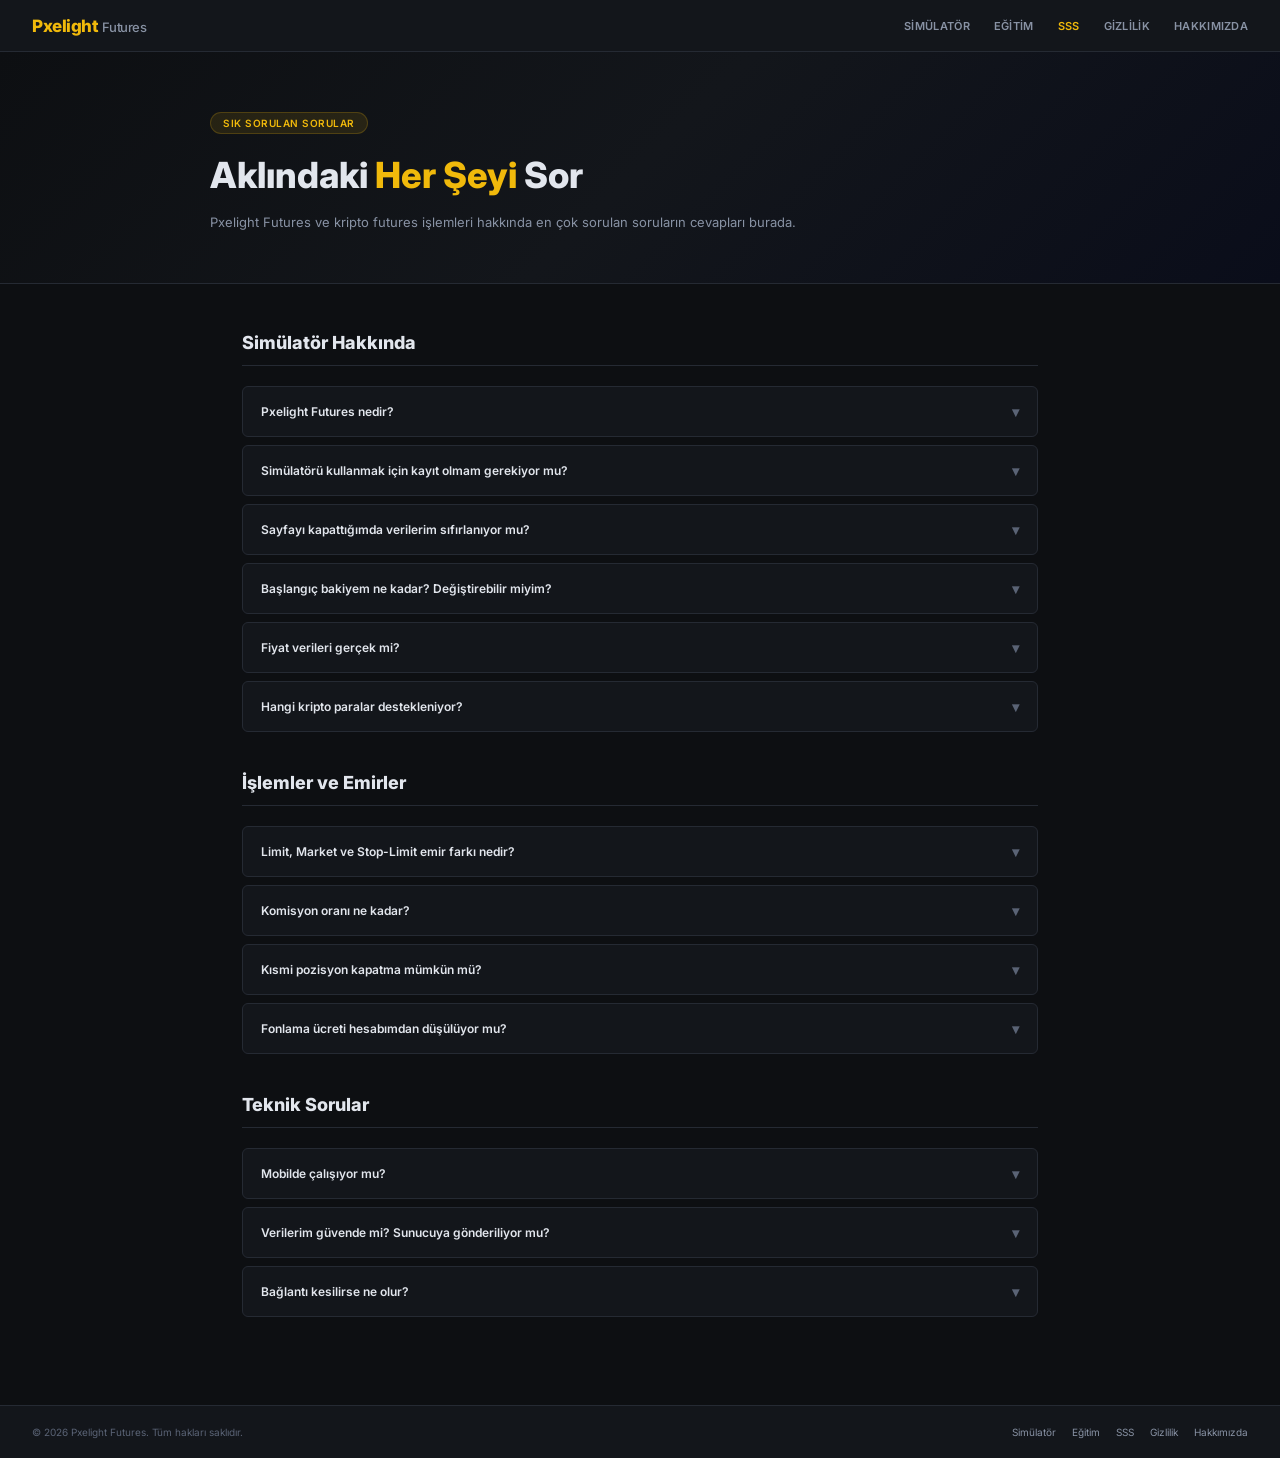
<file: futures/faq/index.html>
<!DOCTYPE html>
<html lang="tr">
<head>
<meta charset="UTF-8">
<meta name="viewport" content="width=device-width, initial-scale=1.0">
<title>Sık Sorulan Sorular – Pxelight Futures</title>
<link rel="icon" href="data:image/svg+xml,%3Csvg xmlns='http://www.w3.org/2000/svg' viewBox='0 0 512 512'%3E%3Crect width='512' height='512' rx='96' fill='%230d0f12'/%3E%3Cg transform='translate(256,256)'%3E%3Cpolygon points='0,-110 95,-55 95,55 0,110 -95,55 -95,-55' fill='none' stroke='%23f0b90b' stroke-width='22'/%3E%3Cpolygon points='0,-62 54,-31 54,31 0,62 -54,31 -54,-31' fill='%23f0b90b' opacity='.25'/%3E%3Cline x1='0' y1='-110' x2='0' y2='-62' stroke='%23f0b90b' stroke-width='14'/%3E%3Cline x1='0' y1='62' x2='0' y2='110' stroke='%23f0b90b' stroke-width='14'/%3E%3Cline x1='95' y1='-55' x2='54' y2='-31' stroke='%23f0b90b' stroke-width='14'/%3E%3Cline x1='-54' y1='-31' x2='-95' y2='-55' stroke='%23f0b90b' stroke-width='14'/%3E%3Cline x1='95' y1='55' x2='54' y2='31' stroke='%23f0b90b' stroke-width='14'/%3E%3Cline x1='-54' y1='31' x2='-95' y2='55' stroke='%23f0b90b' stroke-width='14'/%3E%3C/g%3E%3C/svg%3E">
<meta name="description" content="Pxelight Futures hakkında sık sorulan sorular.">
<meta name="robots" content="index, follow">
<link href="https://fonts.googleapis.com/css2?family=Inter:wght@400;500;600&family=Syne:wght@500;700;800&display=swap" rel="stylesheet">
<style>
:root{
  --bg:#0d0f12;--panel:#13161b;--panel2:#191d24;--border:#252a33;--border2:#2e3441;
  --text:#e2e6ed;--muted:#5a6375;--muted2:#8892a4;--yellow:#f0b90b;--green:#0ecb81;
  --red:#f6465d;--orange:#ff9a00;
  --font-mono:'Inter',sans-serif;--font-display:'Syne',sans-serif;
}
*{box-sizing:border-box;margin:0;padding:0;}
html,body{overflow-x:hidden;width:100%;}
body{background:var(--bg);color:var(--text);font-family:var(--font-mono);font-size:13px;min-height:100vh;display:flex;flex-direction:column;}

nav.topnav{height:52px;background:var(--panel);border-bottom:1px solid var(--border);display:flex;align-items:center;justify-content:space-between;padding:0 32px;position:sticky;top:0;z-index:100;}
.nav-logo{font-family:var(--font-mono);font-size:17px;font-weight:800;letter-spacing:-.5px;text-decoration:none;}
.nav-logo span{color:var(--yellow)}
.nav-logo em{color:var(--muted2);font-style:normal;font-weight:500;font-size:13px;}
.nav-links{display:flex;gap:24px;align-items:center;}
.nav-links a{color:var(--muted2);text-decoration:none;font-size:11px;font-weight:600;letter-spacing:.3px;text-transform:uppercase;transition:color .15s;}
.nav-links a:hover,.nav-links a.active{color:var(--yellow);}

.hero{background:linear-gradient(135deg,#0d0f12 0%,#13161b 50%,#0a0d1a 100%);border-bottom:1px solid var(--border);padding:60px 32px 48px;}
.hero-inner{max-width:860px;margin:0 auto;}
.hero-badge{display:inline-flex;align-items:center;gap:6px;background:rgba(240,185,11,.1);border:1px solid rgba(240,185,11,.2);border-radius:20px;padding:4px 12px;font-size:10px;font-weight:600;color:var(--yellow);letter-spacing:.5px;text-transform:uppercase;margin-bottom:20px;}
.hero h1{font-family:var(--font-mono);font-size:36px;font-weight:800;line-height:1.2;margin-bottom:14px;}
.hero h1 span{color:var(--yellow);}
.hero p{color:var(--muted2);font-size:13px;line-height:1.8;max-width:600px;}

.content{flex:1;max-width:860px;margin:0 auto;width:100%;padding:48px 32px;}

.section-title{font-family:var(--font-mono);font-size:18px;font-weight:800;color:var(--text);margin-bottom:20px;padding-bottom:12px;border-bottom:1px solid var(--border);}

.faq-group{margin-bottom:40px;}
.faq-item{background:var(--panel);border:1px solid var(--border);border-radius:6px;margin-bottom:8px;overflow:hidden;}
.faq-question{width:100%;background:none;border:none;color:var(--text);font-family:var(--font-mono);font-size:12px;font-weight:600;padding:16px 18px;text-align:left;cursor:pointer;display:flex;justify-content:space-between;align-items:center;gap:12px;transition:color .15s;}
.faq-question:hover{color:var(--yellow);}
.faq-question .arrow{color:var(--muted);font-size:14px;transition:transform .2s;flex-shrink:0;}
.faq-item.open .faq-question{color:var(--yellow);}
.faq-item.open .arrow{transform:rotate(180deg);}
.faq-answer{display:none;padding:0 18px 16px;color:var(--muted2);font-size:12px;line-height:1.8;}
.faq-item.open .faq-answer{display:block;}
.faq-answer strong{color:var(--text);}
.faq-answer a{color:var(--yellow);text-decoration:none;}
.faq-answer a:hover{text-decoration:underline;}

footer{background:var(--panel);border-top:1px solid var(--border);padding:20px 32px;display:flex;justify-content:space-between;align-items:center;flex-wrap:wrap;gap:12px;}
footer .copy{font-size:10px;color:var(--muted);}
footer .flinks{display:flex;gap:16px;}
footer .flinks a{font-size:10px;color:var(--muted2);text-decoration:none;transition:color .15s;}
footer .flinks a:hover{color:var(--yellow);}

/* MOBİL ALT NAV */
.mob-bottom-nav{display:none;position:fixed;bottom:0;left:0;right:0;height:52px;background:var(--panel);border-top:1px solid var(--border);z-index:500;}
.mob-bottom-nav a{flex:1;display:flex;flex-direction:column;align-items:center;justify-content:center;gap:2px;color:var(--muted2);text-decoration:none;font-size:9px;font-weight:600;text-transform:uppercase;letter-spacing:.3px;border-top:2px solid transparent;transition:color .15s;}
.mob-bottom-nav a.active{color:var(--yellow);border-top-color:var(--yellow);}
.mob-bottom-nav a:hover{color:var(--yellow);}
.mob-bottom-nav .mnav-icon{font-size:16px;line-height:1;}

@media(max-width:768px){
  nav.topnav{padding:0 16px;}
  .nav-links{display:none;}
  .hero{padding:28px 16px 24px;}
  .hero h1{font-size:22px;}
  .hero p{font-size:12px;}
  .content{padding:20px 16px 72px;}
  .section-title{font-size:15px;}
  .faq-question{font-size:11px;padding:14px 14px;}
  .faq-answer{padding:0 14px 14px;}
  footer{display:none;}
  .mob-bottom-nav{display:flex;}
}
</style>
</head>
<body>

<nav class="topnav">
  <a class="nav-logo" href="/futures/"><span>Pxelight</span> <em>Futures</em></a>
  <div class="nav-links">
    <a href="/futures/">Simülatör</a>
    <a href="/futures/education/">Eğitim</a>
    <a href="/futures/faq/" class="active">SSS</a>
    <a href="/futures/privacy/">Gizlilik</a>
    <a href="/futures/about/">Hakkımızda</a>
  </div>
</nav>

<div class="hero">
  <div class="hero-inner">
    <div class="hero-badge">Sık Sorulan Sorular</div>
    <h1>Aklındaki <span>Her Şeyi</span> Sor</h1>
    <p>Pxelight Futures ve kripto futures işlemleri hakkında en çok sorulan soruların cevapları burada.</p>
  </div>
</div>

<div class="content">

  <div class="faq-group">
    <div class="section-title">Simülatör Hakkında</div>

    <div class="faq-item">
      <button class="faq-question" onclick="toggle(this)">Pxelight Futures nedir? <span class="arrow">▾</span></button>
      <div class="faq-answer">Pxelight Futures, kripto para vadeli işlemlerini (futures) gerçek piyasa verileriyle ama <strong>sanal para</strong> kullanarak öğrenmenizi sağlayan ücretsiz bir eğitim simülatörüdür. Gerçek para yatırmanıza gerek yoktur; tüm işlemler simülasyondur.</div>
    </div>

    <div class="faq-item">
      <button class="faq-question" onclick="toggle(this)">Simülatörü kullanmak için kayıt olmam gerekiyor mu? <span class="arrow">▾</span></button>
      <div class="faq-answer">Hayır. Kayıt veya hesap oluşturma zorunluluğu yoktur. Siteye girdiğinizde hemen kullanmaya başlayabilirsiniz. Verileriniz tarayıcınızda saklanır.</div>
    </div>

    <div class="faq-item">
      <button class="faq-question" onclick="toggle(this)">Sayfayı kapattığımda verilerim sıfırlanıyor mu? <span class="arrow">▾</span></button>
      <div class="faq-answer">Hayır. Pozisyonlarınız, emirleriniz ve bakiyeniz tarayıcınızın yerel depolama alanına (localStorage) kaydedilir. Sayfayı kapatsanız, yenileseniz veya bilgisayarı kapatıp açsanız bile verileriniz korunur. <strong>Tarayıcı önbelleğini temizlerseniz</strong> veriler silinebilir.</div>
    </div>

    <div class="faq-item">
      <button class="faq-question" onclick="toggle(this)">Başlangıç bakiyem ne kadar? Değiştirebilir miyim? <span class="arrow">▾</span></button>
      <div class="faq-answer">Başlangıç bakiyesi <strong>100 USDT</strong>'dir. Bakiyeyi istediğiniz zaman değiştirebilirsiniz: sağ üstteki bakiye rakamına tıklayın veya işlem panelindeki "Kullanılabilir" yazısına tıklayarak bakiye modalını açın.</div>
    </div>

    <div class="faq-item">
      <button class="faq-question" onclick="toggle(this)">Fiyat verileri gerçek mi? <span class="arrow">▾</span></button>
      <div class="faq-answer">Evet. Fiyat verileri <strong>Bybit WebSocket API</strong> üzerinden gerçek zamanlı olarak çekilmektedir. Grafik motoru olarak TradingView kullanılmaktadır. Ancak emirlerin dolması simülasyon ortamında gerçekleşir; gerçek piyasada işlem yapılmaz.</div>
    </div>

    <div class="faq-item">
      <button class="faq-question" onclick="toggle(this)">Hangi kripto paralar destekleniyor? <span class="arrow">▾</span></button>
      <div class="faq-answer">Şu anda desteklenen pariteler: <strong>BTC, ETH, SOL, XRP, BNB, LINK, ADA, AVAX, DOT, DOGE, LTC, ETC, FIL, NEAR</strong>. Hepsi USDT karşılığı perpetual futures olarak işlem görmektedir.</div>
    </div>
  </div>

  <div class="faq-group">
    <div class="section-title">İşlemler ve Emirler</div>

    <div class="faq-item">
      <button class="faq-question" onclick="toggle(this)">Limit, Market ve Stop-Limit emir farkı nedir? <span class="arrow">▾</span></button>
      <div class="faq-answer">
        <strong>Market Emir:</strong> Anlık piyasa fiyatından hemen gerçekleşir.<br><br>
        <strong>Limit Emir:</strong> Belirlediğiniz fiyata geldiğinde gerçekleşir. Fiyat o seviyeye ulaşmazsa emir beklemede kalır.<br><br>
        <strong>Stop-Limit Emir:</strong> İki aşamalıdır. Önce stop fiyatına ulaşıldığında tetiklenir, ardından limit fiyatından gerçekleşmeyi bekler.
      </div>
    </div>

    <div class="faq-item">
      <button class="faq-question" onclick="toggle(this)">Komisyon oranı ne kadar? <span class="arrow">▾</span></button>
      <div class="faq-answer">Komisyon oranı işlem başına <strong>%0.05 (taker fee)</strong>'dir. Bu oran açılış ve kapanışta ayrı ayrı uygulanır. İşlem yapmadan önce "Komisyon" satırında tahmini maliyet gösterilir.</div>
    </div>

    <div class="faq-item">
      <button class="faq-question" onclick="toggle(this)">Kısmi pozisyon kapatma mümkün mü? <span class="arrow">▾</span></button>
      <div class="faq-answer">Evet. "Yalnızca Azalt" (Reduce Only) seçeneğiyle veya Stop-Limit emirle pozisyonun belirli bir kısmını kapatabilirsiniz. Slider ile kapatmak istediğiniz yüzdeyi ayarlayabilirsiniz.</div>
    </div>

    <div class="faq-item">
      <button class="faq-question" onclick="toggle(this)">Fonlama ücreti hesabımdan düşülüyor mu? <span class="arrow">▾</span></button>
      <div class="faq-answer">Mevcut simülatör versiyonunda fonlama ücreti gösterim amaçlıdır; bakiyeden otomatik düşülmez. Bu özellik gelecek güncellemelerde eklenebilir.</div>
    </div>
  </div>

  <div class="faq-group">
    <div class="section-title">Teknik Sorular</div>

    <div class="faq-item">
      <button class="faq-question" onclick="toggle(this)">Mobilde çalışıyor mu? <span class="arrow">▾</span></button>
      <div class="faq-answer">Evet. Platform mobil cihazlar için optimize edilmiştir. Grafik, emir defteri ve işlem paneline sekme sistemiyle kolayca ulaşabilirsiniz. Ayrıca ana ekrana ekleyerek PWA olarak kullanabilirsiniz.</div>
    </div>

    <div class="faq-item">
      <button class="faq-question" onclick="toggle(this)">Verilerim güvende mi? Sunucuya gönderiliyor mu? <span class="arrow">▾</span></button>
      <div class="faq-answer">Tüm simülasyon verileri yalnızca <strong>kendi tarayıcınızda</strong> saklanır. Hiçbir kişisel veri sunucularımıza gönderilmez. Tek harici bağlantılar gerçek zamanlı fiyat verisi için Bybit API ve grafik için TradingView'dır.</div>
    </div>

    <div class="faq-item">
      <button class="faq-question" onclick="toggle(this)">Bağlantı kesilirse ne olur? <span class="arrow">▾</span></button>
      <div class="faq-answer">WebSocket bağlantısı kesildiğinde sistem <strong>3 saniye</strong> içinde otomatik olarak yeniden bağlanmaya çalışır. Bu sürede fiyat verisi güncellenemez ancak mevcut pozisyonlarınız korunur.</div>
    </div>
  </div>

</div>

<footer>
  <div class="copy">© 2026 Pxelight Futures. Tüm hakları saklıdır.</div>
  <div class="flinks">
    <a href="/futures/">Simülatör</a>
    <a href="/futures/education/">Eğitim</a>
    <a href="/futures/faq/">SSS</a>
    <a href="/futures/privacy/">Gizlilik</a>
    <a href="/futures/about/">Hakkımızda</a>
  </div>
</footer>

<nav class="mob-bottom-nav">
  <a href="/"><span class="mnav-icon">
    <svg fill="currentColor" xmlns="http://www.w3.org/2000/svg" 
	 width="20px" height="20px" viewBox="0 0 52 52" enable-background="new 0 0 52 52" xml:space="preserve">
<path d="M2,45.5c0,2.2,1.8,4,4,4h42.4c0.9,0,1.6-0.7,1.6-1.6v-2.8c0-0.9-0.7-1.6-1.6-1.6l-38.9,0
	C8.7,43.5,8,42.8,8,42L8,4.1c0-0.9-0.7-1.6-1.6-1.6H3.6C2.7,2.5,2,3.2,2,4.1V45.5z"/>
<path d="M49.7,14.1c0-1.7-1.3-3-3-3c-0.9,0-1.6,0.4-2.2,0.9l-8.6,8.6L30,15c0,0,0,0,0,0l-0.1-0.1
	c-0.1-0.1-0.1-0.1-0.2-0.2c-0.1,0-0.1-0.1-0.2-0.1c-0.1-0.1-0.2-0.1-0.3-0.2c-0.1,0-0.1-0.1-0.2-0.1c-0.1,0-0.2-0.1-0.4-0.1
	c-0.1,0-0.1,0-0.2-0.1c-0.2,0-0.4-0.1-0.6-0.1c-0.2,0-0.4,0-0.6,0.1c-0.1,0-0.1,0-0.2,0.1c-0.1,0-0.3,0.1-0.4,0.1
	c-0.1,0-0.1,0.1-0.2,0.1c-0.1,0.1-0.2,0.1-0.3,0.2c-0.1,0-0.1,0.1-0.2,0.2c-0.1,0.1-0.2,0.1-0.3,0.2c0,0,0,0,0,0L14.2,26.5
	c-0.6,0.6-1,1.3-1,2.2c0,1.7,1.3,3,3,3c0.7,0,1.4-0.3,1.9-0.7l9.8-9.7l5.7,5.6c0,0,0,0,0,0c0.1,0.1,0.2,0.1,0.3,0.2
	c0.1,0.1,0.1,0.1,0.2,0.2c0.1,0.1,0.2,0.1,0.3,0.2c0.1,0,0.1,0.1,0.2,0.1c0.1,0.1,0.3,0.1,0.4,0.1c0.1,0,0.1,0,0.2,0.1
	c0.2,0,0.4,0.1,0.6,0.1c0.2,0,0.4,0,0.6-0.1c0.1,0,0.1,0,0.2,0c0.1,0,0.2-0.1,0.4-0.1c0.1,0,0.1-0.1,0.2-0.1c0.1,0,0.2-0.1,0.3-0.2
	c0.1,0,0.1-0.1,0.2-0.1c0,0,0.1-0.1,0.1-0.1l0.1-0.1C37.9,27.1,38,27,38,27l10.8-10.7C49.3,15.7,49.7,15,49.7,14.1z" style="fill: currentColor; stroke: currentColor; stroke-linecap: round; stroke-linejoin: round; stroke-width: 1;"/>
</svg>
  </span>Simülatör</a>
  <a href="/futures/education/"><span class="mnav-icon">
    <svg width="20px" height="20px" viewBox="0 0 64 64" xmlns="http://www.w3.org/2000/svg" xmlns:xlink="http://www.w3.org/1999/xlink" aria-hidden="true" role="img" class="iconify iconify--emojione-monotone" preserveAspectRatio="xMidYMid meet"><path d="M57.063 20.218l1.029-1.698s.906-1.502.906-3.519c0-4.886-4.662-4.757-4.662-4.757L44.179 7.479L38.638 2l-7.291 1.985l-2.391-.651l-1.817 1.797l-10.497 2.858s-4.04-.111-4.04 4.123c0 1.748.786 3.05.786 3.05l1.351 2.23l-1.187 1.172l-5.86 1.596s-4.662-.129-4.662 4.757a7.56 7.56 0 0 0 .779 3.281L2 29.987l.949.376c.021.051.029.108.07.149c1.835 1.839 1.684 4.309 1.422 5.643l-1.109 1.111l8.401 4.039L23.271 60.35c1.849 2.906 5.774 1.088 5.774 1.088l29.649-14.256l-1.109-1.111c-.262-1.334-.413-3.804 1.422-5.644c.041-.041.049-.098.07-.148l.949-.377l-5.513-5.45l6.33-3.043l-.961-.963c-.227-1.156-.358-3.297 1.233-4.891c.035-.036.041-.084.06-.129l.825-.327l-4.937-4.881m-5.685-8.835l-1.25 1.978l-3.234-3.198l4.484 1.22M39.176 7.144l4.643 4.963l-16.789 6.067l-3.965-6.156l16.111-4.874M15.744 19.052l11.457 18.911l-21.827-8.658l10.37-10.253m-4.775 2.067l-1.345 1.33l-.538-.825l1.883-.505m-4.247 1.034l1.252 1.927l-2.713 2.682a5.586 5.586 0 0 1-.331-1.845c0-1.826.906-2.521 1.792-2.764M5.154 37.026l.015-.058l25.147 11.007l-24.95-11.894c.023-.135.041-.284.06-.434l19.533 8.18l-19.465-9.116a7.723 7.723 0 0 0-.086-1.245l18.079 7.445L5.165 32.4a6.048 6.048 0 0 0-.47-1.137l24.883 10.625l.566.934c1.167 1.834 3.284 1.495 4.351 1.177c1.475.728 4.119 2.412 3.442 4.893c-.357 1.312-1.142 1.948-2.399 1.948c-1.273 0-2.544-.666-2.557-.675L5.154 37.026M30.2 50.185l-1.966.814l-1.67-2.563l3.636 1.749m-7.614 5.381l-7.729-12.759l7.682 3.693l3.633 5.592c-1.465.626-3.102 2.055-3.586 3.474m34.033-12.184a7.731 7.731 0 0 0-.086 1.245l-19.465 9.116l19.533-8.18c.019.149.036.299.06.434l-24.95 11.895l25.147-11.007a.982.982 0 0 1 .015.058L29.046 60.08c-.013.009-1.282.675-2.557.675c-1.258 0-2.042-.637-2.399-1.948c-.918-3.367 4.302-5.276 4.38-5.305l4.575-1.952c.491.209 3.994 1.584 5.711-1.115l1.083-1.786l17.494-7.47a6.12 6.12 0 0 0-.471 1.137L38.54 50.827l18.079-7.445m.034-4.161l-14.825 6.144l4.114-6.791l6.767-3.253l3.944 3.9m2.393-11.107a6.9 6.9 0 0 0-.075 1.079l-16.868 7.9l16.928-7.089c.017.129.031.26.052.376L37.459 40.688l21.794-9.539a.46.46 0 0 1 .013.05L35.149 42.586c-.011.007-1.112.585-2.216.585c-1.091 0-1.77-.553-2.079-1.689c-.796-2.918 3.728-4.572 3.796-4.597l25.014-10.68a5.268 5.268 0 0 0-.407.986l-15.88 7.376l15.669-6.453" fill="currentColor"></path></svg>
  </span>Eğitim</a>
  <a href="/futures/faq/" class="active"><span class="mnav-icon">
    <svg fill="currentColor" width="20px" height="20px" viewBox="0 0 24 24" xmlns="http://www.w3.org/2000/svg"><path d="M12,1A11,11,0,1,0,23,12,11.013,11.013,0,0,0,12,1Zm0,20a9,9,0,1,1,9-9A9.011,9.011,0,0,1,12,21Zm1-4.5v2H11v-2Zm3-7a3.984,3.984,0,0,1-1.5,3.122A3.862,3.862,0,0,0,13.063,15H11.031a5.813,5.813,0,0,1,2.219-3.936A2,2,0,0,0,13.1,7.832a2.057,2.057,0,0,0-2-.14A1.939,1.939,0,0,0,10,9.5,1,1,0,0,1,8,9.5V9.5a3.909,3.909,0,0,1,2.319-3.647,4.061,4.061,0,0,1,3.889.315A4,4,0,0,1,16,9.5Z"/></svg>
  </span>SSS</a>
  <a href="/futures/privacy/"><span class="mnav-icon">
    <svg fill="currentColor" width="20px" height="20px" viewBox="0 0 24 24" xmlns="http://www.w3.org/2000/svg"><path d="M17,9V7A5,5,0,0,0,7,7V9a3,3,0,0,0-3,3v7a3,3,0,0,0,3,3H17a3,3,0,0,0,3-3V12A3,3,0,0,0,17,9ZM9,7a3,3,0,0,1,6,0V9H9Zm9,12a1,1,0,0,1-1,1H7a1,1,0,0,1-1-1V12a1,1,0,0,1,1-1H17a1,1,0,0,1,1,1Z"/></svg>
  </span>Gizlilik</a>
  <a href="/futures/about/"><span class="mnav-icon">
    <svg width="20px" height="20px" viewBox="0 0 512 512" version="1.1" xmlns="http://www.w3.org/2000/svg" xmlns:xlink="http://www.w3.org/1999/xlink">
    <title>about</title>
    <g id="Page-1" stroke="none" stroke-width="1" fill="none" fill-rule="evenodd">
        <g id="about-white" fill="#000000" transform="translate(42.666667, 42.666667)">
            <path d="M213.333333,3.55271368e-14 C95.51296,3.55271368e-14 3.55271368e-14,95.51168 3.55271368e-14,213.333333 C3.55271368e-14,331.153707 95.51296,426.666667 213.333333,426.666667 C331.154987,426.666667 426.666667,331.153707 426.666667,213.333333 C426.666667,95.51168 331.154987,3.55271368e-14 213.333333,3.55271368e-14 Z M213.333333,384 C119.227947,384 42.6666667,307.43872 42.6666667,213.333333 C42.6666667,119.227947 119.227947,42.6666667 213.333333,42.6666667 C307.44,42.6666667 384,119.227947 384,213.333333 C384,307.43872 307.44,384 213.333333,384 Z M240.04672,128 C240.04672,143.46752 228.785067,154.666667 213.55008,154.666667 C197.698773,154.666667 186.713387,143.46752 186.713387,127.704107 C186.713387,112.5536 197.99616,101.333333 213.55008,101.333333 C228.785067,101.333333 240.04672,112.5536 240.04672,128 Z M192.04672,192 L234.713387,192 L234.713387,320 L192.04672,320 L192.04672,192 Z" id="Shape" style="fill: currentColor; stroke: currentColor; stroke-linecap: round; stroke-linejoin: round; stroke-width: 1;"> 
</path>
        </g>
    </g>
</svg>
  </span>Hakkımızda</a>
</nav>

<script>
function toggle(btn) {
  btn.parentElement.classList.toggle('open');
}
</script>
</body>
</html>
</file>
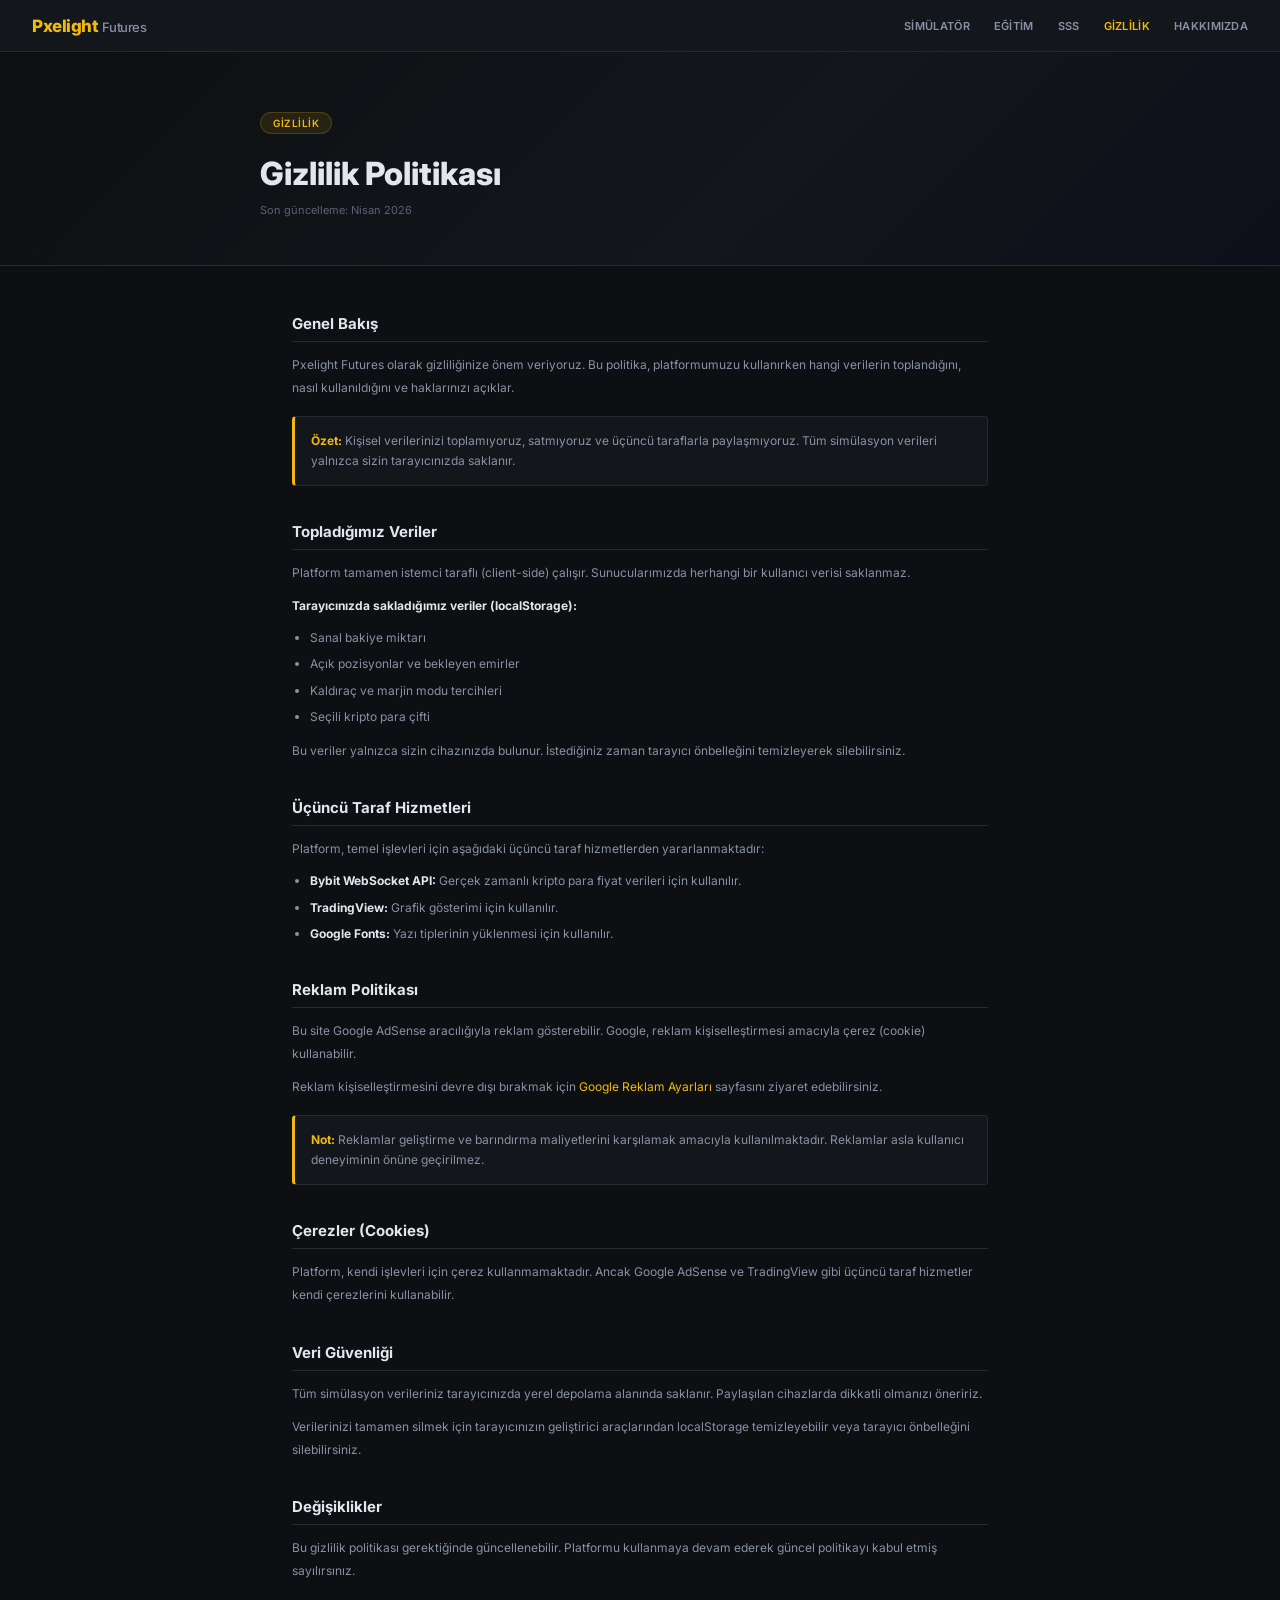
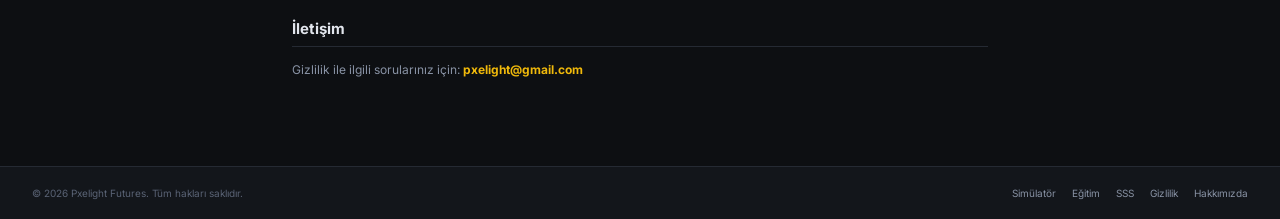
<file: futures/privacy/index.html>
<!DOCTYPE html>
<html lang="tr">
<head>
<meta charset="UTF-8">
<meta name="viewport" content="width=device-width, initial-scale=1.0">
<title>Gizlilik Politikası – Pxelight Futures</title>
<link rel="icon" href="data:image/svg+xml,%3Csvg xmlns='http://www.w3.org/2000/svg' viewBox='0 0 512 512'%3E%3Crect width='512' height='512' rx='96' fill='%230d0f12'/%3E%3Cg transform='translate(256,256)'%3E%3Cpolygon points='0,-110 95,-55 95,55 0,110 -95,55 -95,-55' fill='none' stroke='%23f0b90b' stroke-width='22'/%3E%3Cpolygon points='0,-62 54,-31 54,31 0,62 -54,31 -54,-31' fill='%23f0b90b' opacity='.25'/%3E%3Cline x1='0' y1='-110' x2='0' y2='-62' stroke='%23f0b90b' stroke-width='14'/%3E%3Cline x1='0' y1='62' x2='0' y2='110' stroke='%23f0b90b' stroke-width='14'/%3E%3Cline x1='95' y1='-55' x2='54' y2='-31' stroke='%23f0b90b' stroke-width='14'/%3E%3Cline x1='-54' y1='-31' x2='-95' y2='-55' stroke='%23f0b90b' stroke-width='14'/%3E%3Cline x1='95' y1='55' x2='54' y2='31' stroke='%23f0b90b' stroke-width='14'/%3E%3Cline x1='-54' y1='31' x2='-95' y2='55' stroke='%23f0b90b' stroke-width='14'/%3E%3C/g%3E%3C/svg%3E">
<meta name="description" content="Pxelight Futures gizlilik politikası.">
<meta name="robots" content="index, follow">
<link href="https://fonts.googleapis.com/css2?family=Inter:wght@400;500;600&family=Syne:wght@500;700;800&display=swap" rel="stylesheet">
<style>
:root{
  --bg:#0d0f12;--panel:#13161b;--panel2:#191d24;--border:#252a33;--border2:#2e3441;
  --text:#e2e6ed;--muted:#5a6375;--muted2:#8892a4;--yellow:#f0b90b;--green:#0ecb81;
  --red:#f6465d;--orange:#ff9a00;
  --font-mono:'Inter',sans-serif;--font-display:'Syne',sans-serif;
}
*{box-sizing:border-box;margin:0;padding:0;}
html,body{overflow-x:hidden;width:100%;}
body{background:var(--bg);color:var(--text);font-family:var(--font-mono);font-size:13px;min-height:100vh;display:flex;flex-direction:column;}

nav.topnav{height:52px;background:var(--panel);border-bottom:1px solid var(--border);display:flex;align-items:center;justify-content:space-between;padding:0 32px;position:sticky;top:0;z-index:100;}
.nav-logo{font-family:var(--font-mono);font-size:17px;font-weight:800;letter-spacing:-.5px;text-decoration:none;}
.nav-logo span{color:var(--yellow)}
.nav-logo em{color:var(--muted2);font-style:normal;font-weight:500;font-size:13px;}
.nav-links{display:flex;gap:24px;align-items:center;}
.nav-links a{color:var(--muted2);text-decoration:none;font-size:11px;font-weight:600;letter-spacing:.3px;text-transform:uppercase;transition:color .15s;}
.nav-links a:hover,.nav-links a.active{color:var(--yellow);}

.hero{background:linear-gradient(135deg,#0d0f12 0%,#13161b 60%,#0d0f1a 100%);border-bottom:1px solid var(--border);padding:60px 32px 48px;}
.hero-inner{max-width:760px;margin:0 auto;}
.hero-badge{display:inline-flex;align-items:center;gap:6px;background:rgba(240,185,11,.1);border:1px solid rgba(240,185,11,.2);border-radius:20px;padding:4px 12px;font-size:10px;font-weight:600;color:var(--yellow);letter-spacing:.5px;text-transform:uppercase;margin-bottom:20px;}
.hero h1{font-family:var(--font-mono);font-size:32px;font-weight:800;margin-bottom:10px;}
.hero .date{font-size:11px;color:var(--muted);}

.content{flex:1;max-width:760px;margin:0 auto;width:100%;padding:48px 32px;}
.doc-section{margin-bottom:36px;}
.doc-section h2{font-family:var(--font-mono);font-size:15px;font-weight:700;color:var(--text);margin-bottom:12px;padding-bottom:8px;border-bottom:1px solid var(--border);}
.doc-section p{color:var(--muted2);font-size:12px;line-height:1.9;margin-bottom:10px;}
.doc-section ul{margin:8px 0 12px 18px;color:var(--muted2);font-size:12px;}
.doc-section li{margin-bottom:6px;line-height:1.7;}
.doc-section strong{color:var(--text);}
.doc-section a{color:var(--yellow);text-decoration:none;}
.doc-section a:hover{text-decoration:underline;}
.highlight{background:var(--panel);border:1px solid var(--border);border-left:3px solid var(--yellow);border-radius:4px;padding:14px 16px;margin:16px 0;font-size:12px;color:var(--muted2);line-height:1.7;}
.highlight strong{color:var(--yellow);}

footer{background:var(--panel);border-top:1px solid var(--border);padding:20px 32px;display:flex;justify-content:space-between;align-items:center;flex-wrap:wrap;gap:12px;}
footer .copy{font-size:10px;color:var(--muted);}
footer .flinks{display:flex;gap:16px;}
footer .flinks a{font-size:10px;color:var(--muted2);text-decoration:none;transition:color .15s;}
footer .flinks a:hover{color:var(--yellow);}

/* MOBİL ALT NAV */
.mob-bottom-nav{display:none;position:fixed;bottom:0;left:0;right:0;height:52px;background:var(--panel);border-top:1px solid var(--border);z-index:500;}
.mob-bottom-nav a{flex:1;display:flex;flex-direction:column;align-items:center;justify-content:center;gap:2px;color:var(--muted2);text-decoration:none;font-size:9px;font-weight:600;text-transform:uppercase;letter-spacing:.3px;border-top:2px solid transparent;transition:color .15s;}
.mob-bottom-nav a.active{color:var(--yellow);border-top-color:var(--yellow);}
.mob-bottom-nav a:hover{color:var(--yellow);}
.mob-bottom-nav .mnav-icon{font-size:16px;line-height:1;}

@media(max-width:768px){
  nav.topnav{padding:0 16px;}
  .nav-links{display:none;}
  .hero{padding:28px 16px 24px;}
  .hero h1{font-size:22px;}
  .content{padding:20px 16px 72px;}
  .doc-section h2{font-size:13px;}
  footer{display:none;}
  .mob-bottom-nav{display:flex;}
}
</style>
</head>
<body>

<nav class="topnav">
  <a class="nav-logo" href="/futures/"><span>Pxelight</span> <em>Futures</em></a>
  <div class="nav-links">
    <a href="/futures/">Simülatör</a>
    <a href="/futures/education/">Eğitim</a>
    <a href="/futures/faq/">SSS</a>
    <a href="/futures/privacy/" class="active">Gizlilik</a>
    <a href="/futures/about/">Hakkımızda</a>
  </div>
</nav>

<div class="hero">
  <div class="hero-inner">
    <div class="hero-badge">Gizlilik</div>
    <h1>Gizlilik Politikası</h1>
    <div class="date">Son güncelleme: Nisan 2026</div>
  </div>
</div>

<div class="content">

  <div class="doc-section">
    <h2>Genel Bakış</h2>
    <p>Pxelight Futures olarak gizliliğinize önem veriyoruz. Bu politika, platformumuzu kullanırken hangi verilerin toplandığını, nasıl kullanıldığını ve haklarınızı açıklar.</p>
    <div class="highlight">
      <strong>Özet:</strong> Kişisel verilerinizi toplamıyoruz, satmıyoruz ve üçüncü taraflarla paylaşmıyoruz. Tüm simülasyon verileri yalnızca sizin tarayıcınızda saklanır.
    </div>
  </div>

  <div class="doc-section">
    <h2>Topladığımız Veriler</h2>
    <p>Platform tamamen istemci taraflı (client-side) çalışır. Sunucularımızda herhangi bir kullanıcı verisi saklanmaz.</p>
    <p><strong>Tarayıcınızda sakladığımız veriler (localStorage):</strong></p>
    <ul>
      <li>Sanal bakiye miktarı</li>
      <li>Açık pozisyonlar ve bekleyen emirler</li>
      <li>Kaldıraç ve marjin modu tercihleri</li>
      <li>Seçili kripto para çifti</li>
    </ul>
    <p>Bu veriler yalnızca sizin cihazınızda bulunur. İstediğiniz zaman tarayıcı önbelleğini temizleyerek silebilirsiniz.</p>
  </div>

  <div class="doc-section">
    <h2>Üçüncü Taraf Hizmetleri</h2>
    <p>Platform, temel işlevleri için aşağıdaki üçüncü taraf hizmetlerden yararlanmaktadır:</p>
    <ul>
      <li><strong>Bybit WebSocket API:</strong> Gerçek zamanlı kripto para fiyat verileri için kullanılır.</li>
      <li><strong>TradingView:</strong> Grafik gösterimi için kullanılır.</li>
      <li><strong>Google Fonts:</strong> Yazı tiplerinin yüklenmesi için kullanılır.</li>
    </ul>
  </div>

  <div class="doc-section">
    <h2>Reklam Politikası</h2>
    <p>Bu site Google AdSense aracılığıyla reklam gösterebilir. Google, reklam kişiselleştirmesi amacıyla çerez (cookie) kullanabilir.</p>
    <p>Reklam kişiselleştirmesini devre dışı bırakmak için <a href="https://adssettings.google.com" target="_blank">Google Reklam Ayarları</a> sayfasını ziyaret edebilirsiniz.</p>
    <div class="highlight">
      <strong>Not:</strong> Reklamlar geliştirme ve barındırma maliyetlerini karşılamak amacıyla kullanılmaktadır. Reklamlar asla kullanıcı deneyiminin önüne geçirilmez.
    </div>
  </div>

  <div class="doc-section">
    <h2>Çerezler (Cookies)</h2>
    <p>Platform, kendi işlevleri için çerez kullanmamaktadır. Ancak Google AdSense ve TradingView gibi üçüncü taraf hizmetler kendi çerezlerini kullanabilir.</p>
  </div>

  <div class="doc-section">
    <h2>Veri Güvenliği</h2>
    <p>Tüm simülasyon verileriniz tarayıcınızda yerel depolama alanında saklanır. Paylaşılan cihazlarda dikkatli olmanızı öneririz.</p>
    <p>Verilerinizi tamamen silmek için tarayıcınızın geliştirici araçlarından localStorage temizleyebilir veya tarayıcı önbelleğini silebilirsiniz.</p>
  </div>

  <div class="doc-section">
    <h2>Değişiklikler</h2>
    <p>Bu gizlilik politikası gerektiğinde güncellenebilir. Platformu kullanmaya devam ederek güncel politikayı kabul etmiş sayılırsınız.</p>
  </div>

  <div class="doc-section">
    <h2>İletişim</h2>
    <p>Gizlilik ile ilgili sorularınız için: <strong style="color:var(--yellow)">pxelight@gmail.com</strong></p>
  </div>

</div>

<footer>
  <div class="copy">© 2026 Pxelight Futures. Tüm hakları saklıdır.</div>
  <div class="flinks">
    <a href="/futures/">Simülatör</a>
    <a href="/futures/education/">Eğitim</a>
    <a href="/futures/faq/">SSS</a>
    <a href="/futures/privacy/">Gizlilik</a>
    <a href="/futures/about/">Hakkımızda</a>
  </div>
</footer>

<nav class="mob-bottom-nav">
  <a href="/"><span class="mnav-icon">
    <svg fill="currentColor" xmlns="http://www.w3.org/2000/svg" 
	 width="20px" height="20px" viewBox="0 0 52 52" enable-background="new 0 0 52 52" xml:space="preserve">
<path d="M2,45.5c0,2.2,1.8,4,4,4h42.4c0.9,0,1.6-0.7,1.6-1.6v-2.8c0-0.9-0.7-1.6-1.6-1.6l-38.9,0
	C8.7,43.5,8,42.8,8,42L8,4.1c0-0.9-0.7-1.6-1.6-1.6H3.6C2.7,2.5,2,3.2,2,4.1V45.5z"/>
<path d="M49.7,14.1c0-1.7-1.3-3-3-3c-0.9,0-1.6,0.4-2.2,0.9l-8.6,8.6L30,15c0,0,0,0,0,0l-0.1-0.1
	c-0.1-0.1-0.1-0.1-0.2-0.2c-0.1,0-0.1-0.1-0.2-0.1c-0.1-0.1-0.2-0.1-0.3-0.2c-0.1,0-0.1-0.1-0.2-0.1c-0.1,0-0.2-0.1-0.4-0.1
	c-0.1,0-0.1,0-0.2-0.1c-0.2,0-0.4-0.1-0.6-0.1c-0.2,0-0.4,0-0.6,0.1c-0.1,0-0.1,0-0.2,0.1c-0.1,0-0.3,0.1-0.4,0.1
	c-0.1,0-0.1,0.1-0.2,0.1c-0.1,0.1-0.2,0.1-0.3,0.2c-0.1,0-0.1,0.1-0.2,0.2c-0.1,0.1-0.2,0.1-0.3,0.2c0,0,0,0,0,0L14.2,26.5
	c-0.6,0.6-1,1.3-1,2.2c0,1.7,1.3,3,3,3c0.7,0,1.4-0.3,1.9-0.7l9.8-9.7l5.7,5.6c0,0,0,0,0,0c0.1,0.1,0.2,0.1,0.3,0.2
	c0.1,0.1,0.1,0.1,0.2,0.2c0.1,0.1,0.2,0.1,0.3,0.2c0.1,0,0.1,0.1,0.2,0.1c0.1,0.1,0.3,0.1,0.4,0.1c0.1,0,0.1,0,0.2,0.1
	c0.2,0,0.4,0.1,0.6,0.1c0.2,0,0.4,0,0.6-0.1c0.1,0,0.1,0,0.2,0c0.1,0,0.2-0.1,0.4-0.1c0.1,0,0.1-0.1,0.2-0.1c0.1,0,0.2-0.1,0.3-0.2
	c0.1,0,0.1-0.1,0.2-0.1c0,0,0.1-0.1,0.1-0.1l0.1-0.1C37.9,27.1,38,27,38,27l10.8-10.7C49.3,15.7,49.7,15,49.7,14.1z" style="fill: currentColor; stroke: currentColor; stroke-linecap: round; stroke-linejoin: round; stroke-width: 1;"/>
</svg>
  </span>Simülatör</a>
  <a href="/futures/education/"><span class="mnav-icon">
    <svg width="20px" height="20px" viewBox="0 0 64 64" xmlns="http://www.w3.org/2000/svg" xmlns:xlink="http://www.w3.org/1999/xlink" aria-hidden="true" role="img" class="iconify iconify--emojione-monotone" preserveAspectRatio="xMidYMid meet"><path d="M57.063 20.218l1.029-1.698s.906-1.502.906-3.519c0-4.886-4.662-4.757-4.662-4.757L44.179 7.479L38.638 2l-7.291 1.985l-2.391-.651l-1.817 1.797l-10.497 2.858s-4.04-.111-4.04 4.123c0 1.748.786 3.05.786 3.05l1.351 2.23l-1.187 1.172l-5.86 1.596s-4.662-.129-4.662 4.757a7.56 7.56 0 0 0 .779 3.281L2 29.987l.949.376c.021.051.029.108.07.149c1.835 1.839 1.684 4.309 1.422 5.643l-1.109 1.111l8.401 4.039L23.271 60.35c1.849 2.906 5.774 1.088 5.774 1.088l29.649-14.256l-1.109-1.111c-.262-1.334-.413-3.804 1.422-5.644c.041-.041.049-.098.07-.148l.949-.377l-5.513-5.45l6.33-3.043l-.961-.963c-.227-1.156-.358-3.297 1.233-4.891c.035-.036.041-.084.06-.129l.825-.327l-4.937-4.881m-5.685-8.835l-1.25 1.978l-3.234-3.198l4.484 1.22M39.176 7.144l4.643 4.963l-16.789 6.067l-3.965-6.156l16.111-4.874M15.744 19.052l11.457 18.911l-21.827-8.658l10.37-10.253m-4.775 2.067l-1.345 1.33l-.538-.825l1.883-.505m-4.247 1.034l1.252 1.927l-2.713 2.682a5.586 5.586 0 0 1-.331-1.845c0-1.826.906-2.521 1.792-2.764M5.154 37.026l.015-.058l25.147 11.007l-24.95-11.894c.023-.135.041-.284.06-.434l19.533 8.18l-19.465-9.116a7.723 7.723 0 0 0-.086-1.245l18.079 7.445L5.165 32.4a6.048 6.048 0 0 0-.47-1.137l24.883 10.625l.566.934c1.167 1.834 3.284 1.495 4.351 1.177c1.475.728 4.119 2.412 3.442 4.893c-.357 1.312-1.142 1.948-2.399 1.948c-1.273 0-2.544-.666-2.557-.675L5.154 37.026M30.2 50.185l-1.966.814l-1.67-2.563l3.636 1.749m-7.614 5.381l-7.729-12.759l7.682 3.693l3.633 5.592c-1.465.626-3.102 2.055-3.586 3.474m34.033-12.184a7.731 7.731 0 0 0-.086 1.245l-19.465 9.116l19.533-8.18c.019.149.036.299.06.434l-24.95 11.895l25.147-11.007a.982.982 0 0 1 .015.058L29.046 60.08c-.013.009-1.282.675-2.557.675c-1.258 0-2.042-.637-2.399-1.948c-.918-3.367 4.302-5.276 4.38-5.305l4.575-1.952c.491.209 3.994 1.584 5.711-1.115l1.083-1.786l17.494-7.47a6.12 6.12 0 0 0-.471 1.137L38.54 50.827l18.079-7.445m.034-4.161l-14.825 6.144l4.114-6.791l6.767-3.253l3.944 3.9m2.393-11.107a6.9 6.9 0 0 0-.075 1.079l-16.868 7.9l16.928-7.089c.017.129.031.26.052.376L37.459 40.688l21.794-9.539a.46.46 0 0 1 .013.05L35.149 42.586c-.011.007-1.112.585-2.216.585c-1.091 0-1.77-.553-2.079-1.689c-.796-2.918 3.728-4.572 3.796-4.597l25.014-10.68a5.268 5.268 0 0 0-.407.986l-15.88 7.376l15.669-6.453" fill="currentColor"></path></svg>
  </span>Eğitim</a>
  <a href="/futures/faq/"><span class="mnav-icon">
    <svg fill="currentColor" width="20px" height="20px" viewBox="0 0 24 24" xmlns="http://www.w3.org/2000/svg"><path d="M12,1A11,11,0,1,0,23,12,11.013,11.013,0,0,0,12,1Zm0,20a9,9,0,1,1,9-9A9.011,9.011,0,0,1,12,21Zm1-4.5v2H11v-2Zm3-7a3.984,3.984,0,0,1-1.5,3.122A3.862,3.862,0,0,0,13.063,15H11.031a5.813,5.813,0,0,1,2.219-3.936A2,2,0,0,0,13.1,7.832a2.057,2.057,0,0,0-2-.14A1.939,1.939,0,0,0,10,9.5,1,1,0,0,1,8,9.5V9.5a3.909,3.909,0,0,1,2.319-3.647,4.061,4.061,0,0,1,3.889.315A4,4,0,0,1,16,9.5Z"/></svg>
  </span>SSS</a>
  <a href="/futures/privacy/" class="active"><span class="mnav-icon">
    <svg fill="currentColor" width="20px" height="20px" viewBox="0 0 24 24" xmlns="http://www.w3.org/2000/svg"><path d="M17,9V7A5,5,0,0,0,7,7V9a3,3,0,0,0-3,3v7a3,3,0,0,0,3,3H17a3,3,0,0,0,3-3V12A3,3,0,0,0,17,9ZM9,7a3,3,0,0,1,6,0V9H9Zm9,12a1,1,0,0,1-1,1H7a1,1,0,0,1-1-1V12a1,1,0,0,1,1-1H17a1,1,0,0,1,1,1Z"/></svg>
  </span>Gizlilik</a>
  <a href="/futures/about/"><span class="mnav-icon">
    <svg width="20px" height="20px" viewBox="0 0 512 512" version="1.1" xmlns="http://www.w3.org/2000/svg" xmlns:xlink="http://www.w3.org/1999/xlink">
    <title>about</title>
    <g id="Page-1" stroke="none" stroke-width="1" fill="none" fill-rule="evenodd">
        <g id="about-white" fill="#000000" transform="translate(42.666667, 42.666667)">
            <path d="M213.333333,3.55271368e-14 C95.51296,3.55271368e-14 3.55271368e-14,95.51168 3.55271368e-14,213.333333 C3.55271368e-14,331.153707 95.51296,426.666667 213.333333,426.666667 C331.154987,426.666667 426.666667,331.153707 426.666667,213.333333 C426.666667,95.51168 331.154987,3.55271368e-14 213.333333,3.55271368e-14 Z M213.333333,384 C119.227947,384 42.6666667,307.43872 42.6666667,213.333333 C42.6666667,119.227947 119.227947,42.6666667 213.333333,42.6666667 C307.44,42.6666667 384,119.227947 384,213.333333 C384,307.43872 307.44,384 213.333333,384 Z M240.04672,128 C240.04672,143.46752 228.785067,154.666667 213.55008,154.666667 C197.698773,154.666667 186.713387,143.46752 186.713387,127.704107 C186.713387,112.5536 197.99616,101.333333 213.55008,101.333333 C228.785067,101.333333 240.04672,112.5536 240.04672,128 Z M192.04672,192 L234.713387,192 L234.713387,320 L192.04672,320 L192.04672,192 Z" id="Shape" style="fill: currentColor; stroke: currentColor; stroke-linecap: round; stroke-linejoin: round; stroke-width: 1;"> 
</path>
        </g>
    </g>
</svg>
  </span>Hakkımızda</a>
</nav>

</body>
</html>
</file>
